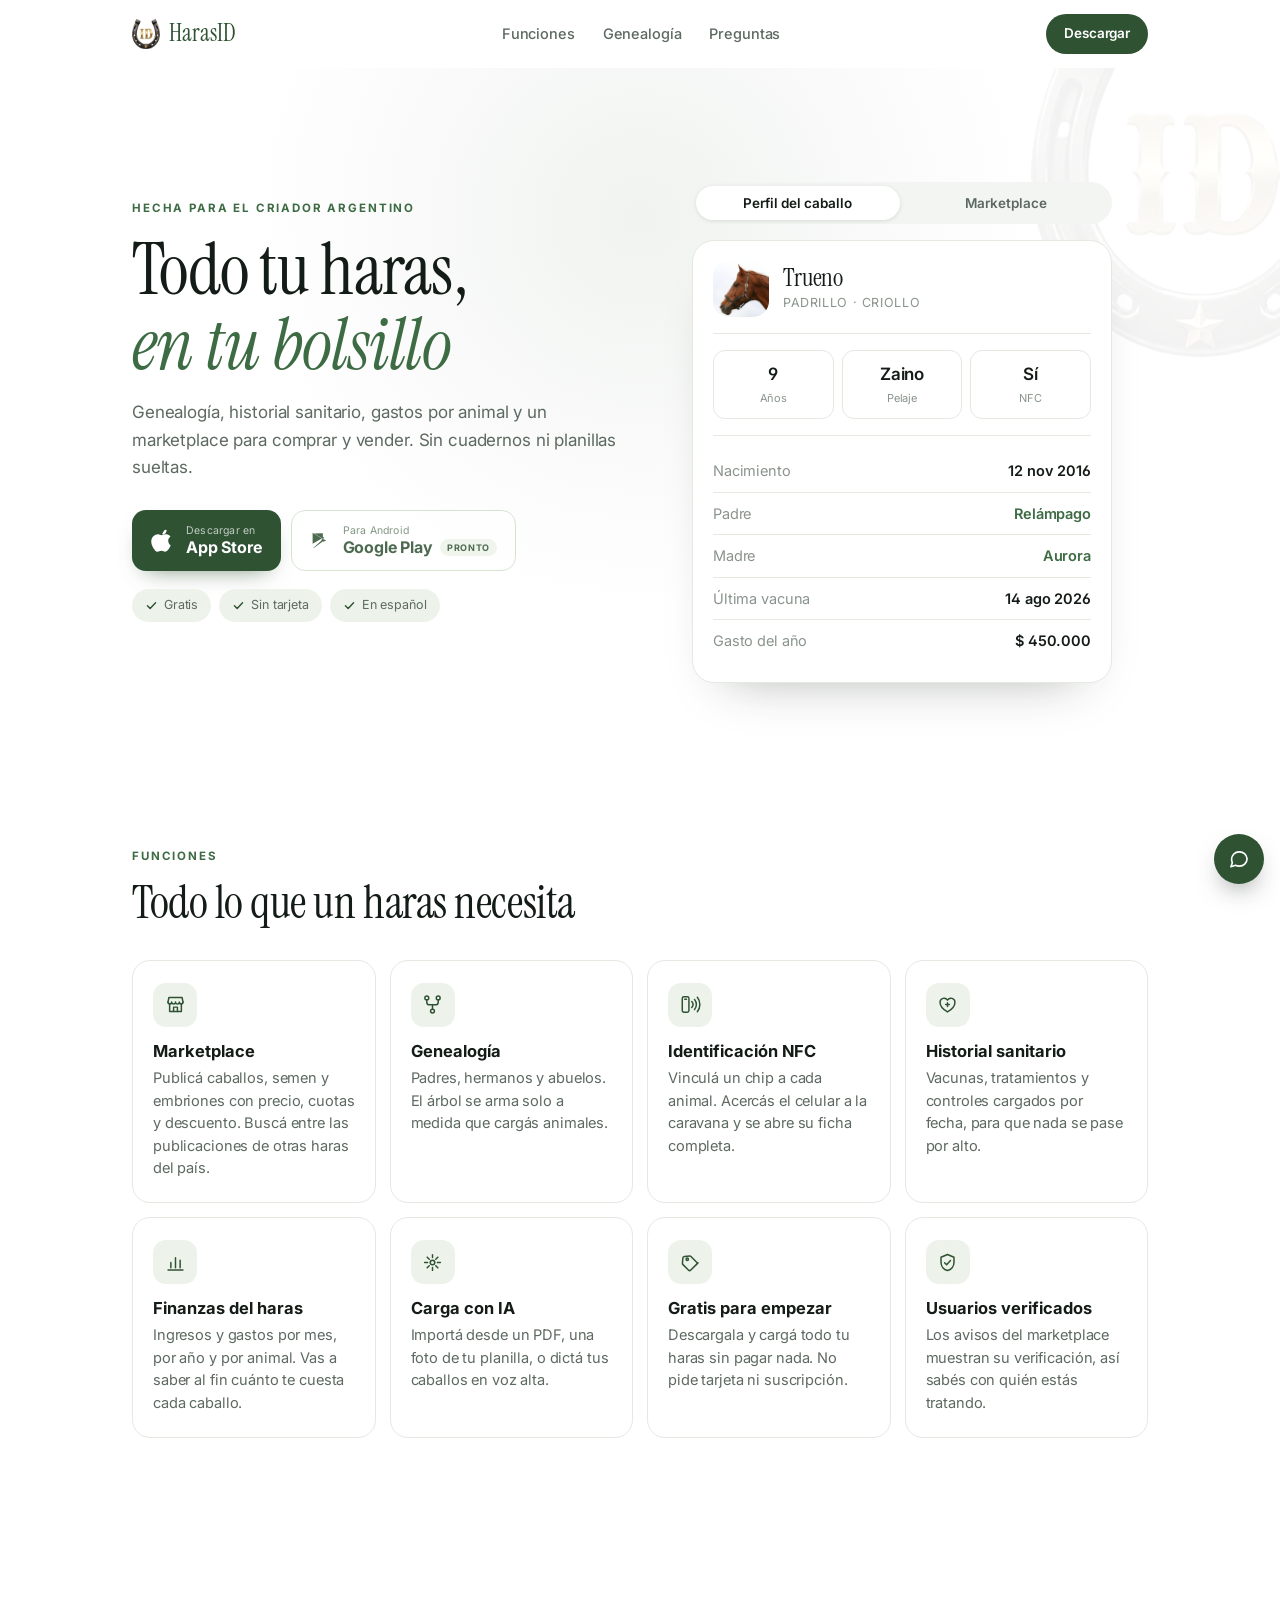
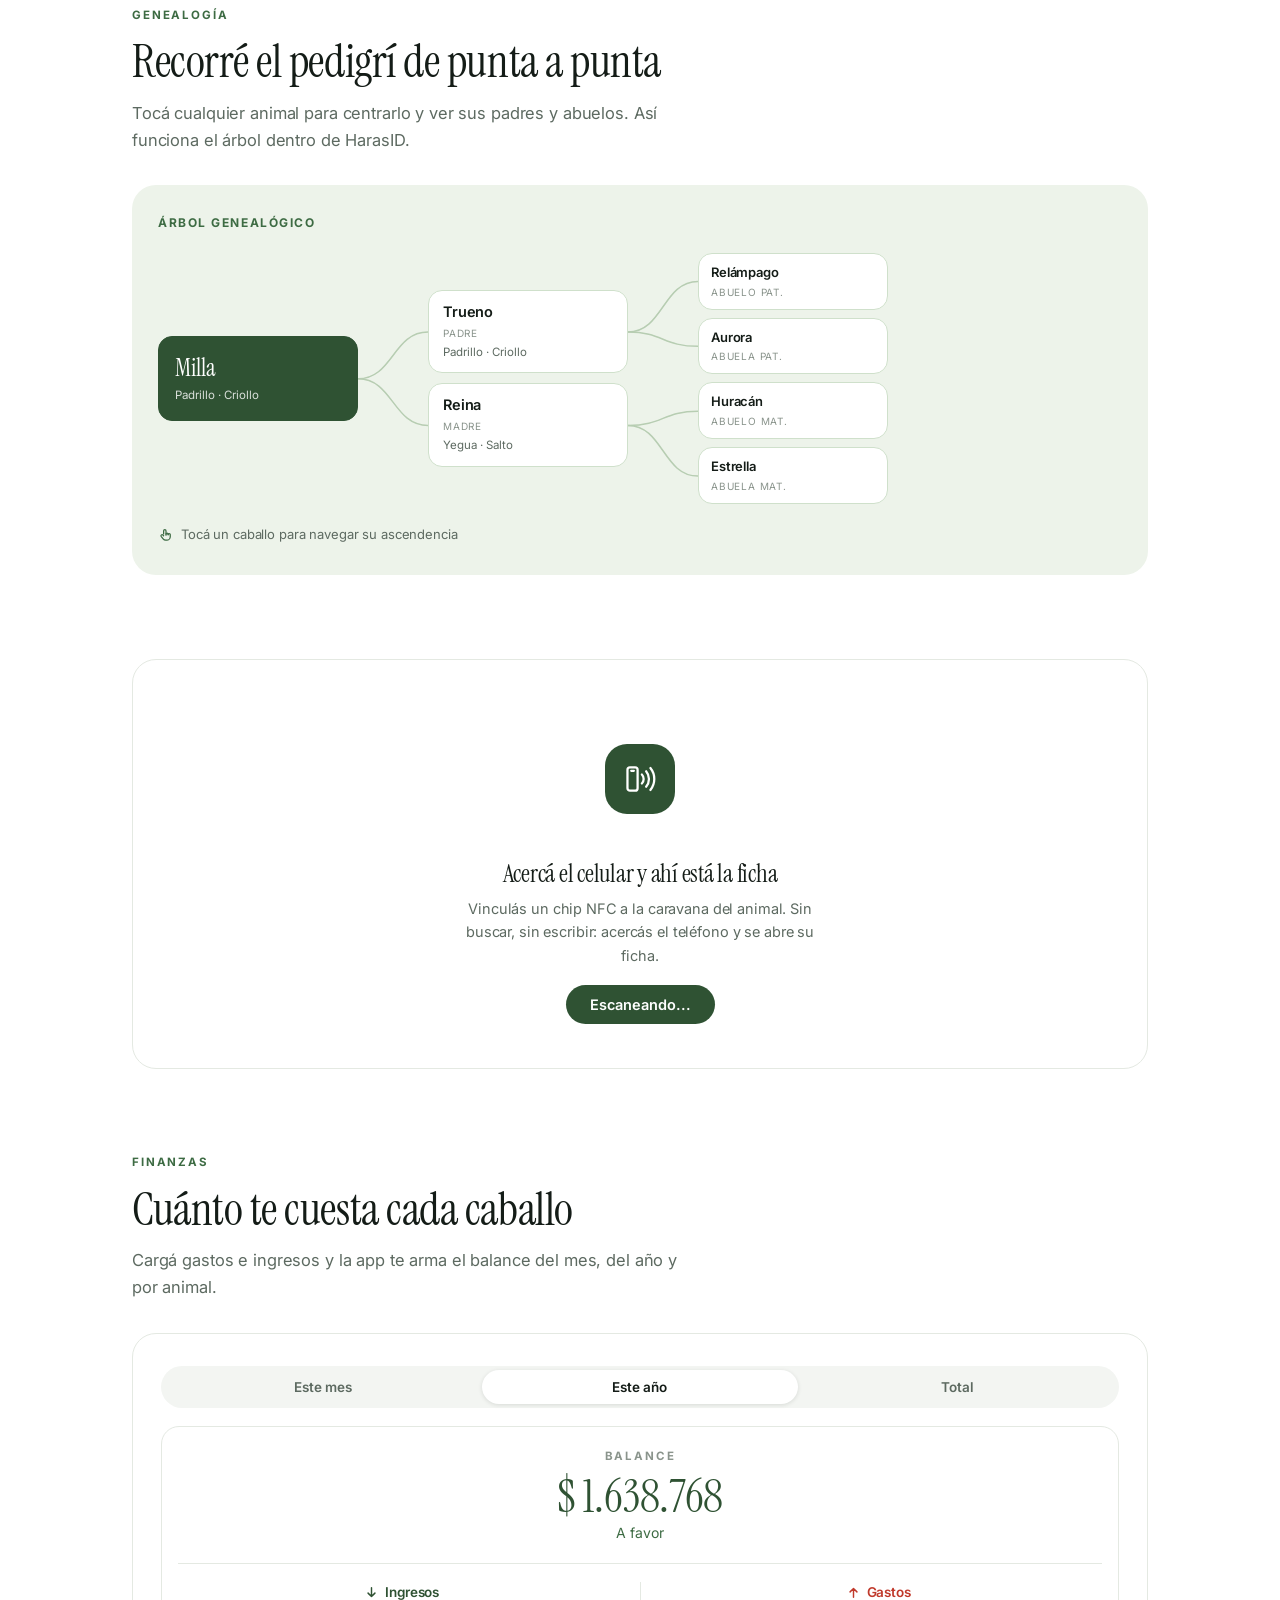
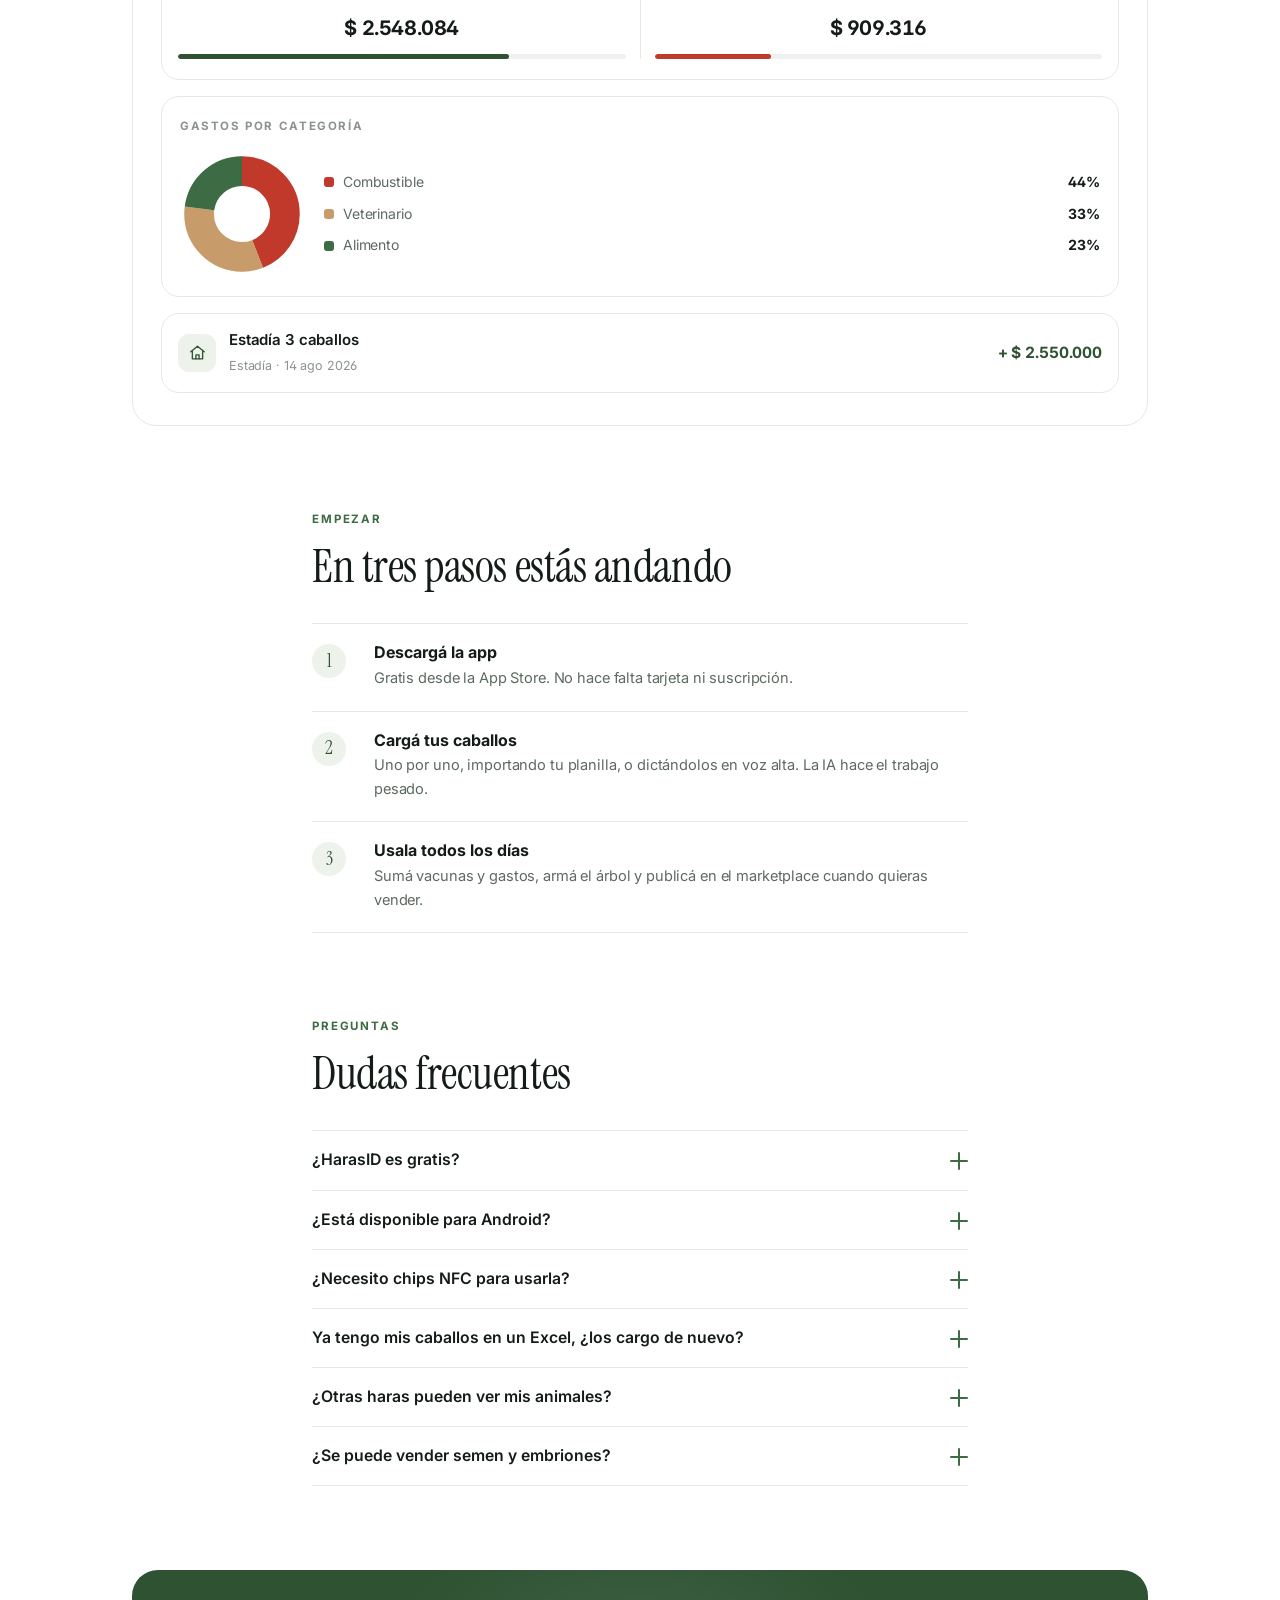
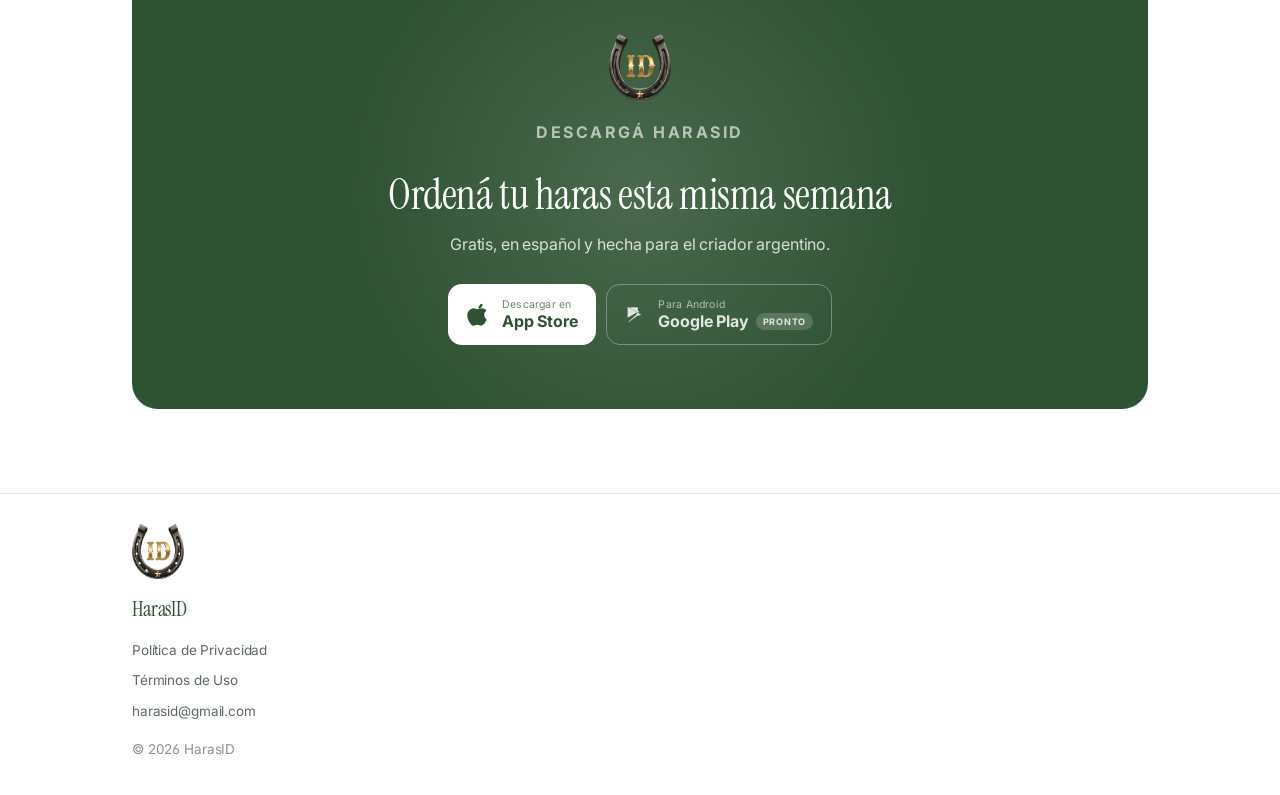
<file: index.html>
<!DOCTYPE html>
<html lang="es-AR">
<head>
  <script async src="https://www.googletagmanager.com/gtag/js?id=AW-18378746941"></script>
<script>
  window.dataLayer = window.dataLayer || [];
  function gtag(){dataLayer.push(arguments);}
  gtag('js', new Date());

  // Configuración base de tu cuenta
  gtag('config', 'AW-18378746941');

  // Fragmento de evento para "Clic a App Store"
  function gtag_report_conversion(url) {
    var callback = function () {
      if (typeof(url) != 'undefined') {
        window.location = url;
      }
    };
    gtag('event', 'conversion', {
        'send_to': 'AW-18378746941/zm0yCPu_s_IcEL3Y1btE',
        'event_callback': callback
    });
    return false;
  }
</script>
<meta charset="UTF-8">
<meta name="viewport" content="width=device-width, initial-scale=1, viewport-fit=cover">
<title>HarasID — La app para gestionar tu haras</title>
<meta name="description" content="Genealogía, historial sanitario, gastos por animal, identificación NFC y marketplace de caballos. La app hecha para el criador argentino. Gratis.">
<meta name="theme-color" content="#FFFFFF">
<meta property="og:title" content="HarasID — La app para gestionar tu haras">
<meta property="og:description" content="Genealogía, salud, gastos y marketplace de caballos, en una sola app.">

<!-- GOOGLE ADS: pegar aca la etiqueta global (gtag) y la de conversion -->

<link rel="preconnect" href="https://fonts.googleapis.com">
<link rel="preconnect" href="https://fonts.gstatic.com" crossorigin>
<link href="https://fonts.googleapis.com/css2?family=Instrument+Serif:ital@0;1&family=Inter:wght@400;500;600;700&display=swap" rel="stylesheet">

<style>
:root{
  --verde:#2F5233;
  --verde-2:#3D6B43;
  --verde-pale:#EDF3EA;
  --verde-line:#CFE0CB;
  --tinta:#18231B;
  --gris:#5D6A61;
  --gris-2:#8A948C;
  --linea:#E4E9E2;
  --oro:#C9A84C;
  --rojo:#C0392B;
  --arena:#C89B6A;
  --blanco:#FFFFFF;
  --tinta:#141C17;
  --serif:'Instrument Serif',Georgia,'Times New Roman',serif;
  --sans:'Inter',-apple-system,BlinkMacSystemFont,'Segoe UI',Roboto,sans-serif;
}
*{box-sizing:border-box;margin:0;padding:0;min-width:0;}
html{-webkit-text-size-adjust:100%;scroll-behavior:smooth;}
body{background:#FFFFFF;color:var(--tinta);font-family:var(--sans);font-size:16px;line-height:1.62;letter-spacing:-.008em;-webkit-font-smoothing:antialiased;overflow-x:hidden;}
h1,h2,h3{font-family:var(--serif);font-weight:400;line-height:1.1;letter-spacing:-.01em;}
body{font-feature-settings:"cv02","cv03","cv04";}
a{color:inherit;text-decoration:none;}
img,svg{display:block;max-width:100%;}
button{font-family:inherit;border:none;background:none;cursor:pointer;color:inherit;}
:focus-visible{outline:2px solid var(--verde);outline-offset:3px;border-radius:6px;}

.col{width:100%;max-width:1080px;margin:0 auto;padding-left:22px;padding-right:22px;}
.narrow{max-width:720px;}
.eyebrow{font-size:11.5px;font-weight:700;letter-spacing:.16em;text-transform:uppercase;color:var(--verde-2);}
.lede{color:var(--gris);font-size:16.5px;}
.sec{padding-top:64px;padding-bottom:64px;}
.head{margin-bottom:32px;}
.head h2{font-size:clamp(31px,7.6vw,46px);margin-top:12px;}
.head .lede{margin-top:13px;max-width:56ch;}

.js [data-rev]{opacity:0;transform:translateY(20px);transition:opacity .7s cubic-bezier(.22,.8,.3,1),transform .7s cubic-bezier(.22,.8,.3,1);}
.js [data-rev].on{opacity:1;transform:none;}
.js [data-rev][data-d="1"]{transition-delay:.07s}
.js [data-rev][data-d="2"]{transition-delay:.14s}
.js [data-rev][data-d="3"]{transition-delay:.21s}
@media (prefers-reduced-motion:reduce){
  html{scroll-behavior:auto}
  .js [data-rev]{opacity:1!important;transform:none!important;transition:none!important}
  .nodo--anim{opacity:1!important;transform:none!important}
  .tocame,.tocame-halo{animation:none!important}
  *{animation:none!important;transition:none!important}
}

/* ---------- botones ---------- */
.stores{display:flex;flex-direction:column;gap:10px;}
.store{display:flex;align-items:center;gap:12px;border-radius:14px;padding:13px 18px;border:1px solid transparent;transition:transform .2s,box-shadow .2s;}
.store:hover{transform:translateY(-2px);}
.store .s1{display:block;font-size:10.5px;opacity:.7;letter-spacing:.02em;line-height:1.3;}
.store .s2{display:flex;align-items:center;gap:7px;flex-wrap:wrap;font-size:16px;font-weight:700;letter-spacing:-.01em;line-height:1.25;}
.store svg{flex:none;}
.store--fill{background:var(--verde);color:#fff;box-shadow:0 10px 24px -14px rgba(47,82,51,.8);}
.store--out{background:#fff;color:var(--verde);border-color:var(--verde-line);}
.store.soon{pointer-events:none;opacity:.85;}
.soon-tag{font-size:9px;font-weight:700;letter-spacing:.08em;text-transform:uppercase;padding:3px 7px;border-radius:99px;background:var(--verde-pale);color:var(--verde);font-style:normal;}

/* ---------- header ---------- */
.hdr{position:sticky;top:0;z-index:70;background:rgba(255,255,255,.92);backdrop-filter:saturate(180%) blur(12px);transition:box-shadow .3s;}
.hdr.stuck{box-shadow:0 1px 0 var(--linea);}
.hdr-in{display:flex;align-items:center;justify-content:space-between;gap:14px;padding-top:14px;padding-bottom:14px;}
.brand{display:flex;align-items:center;gap:9px;font-family:var(--serif);font-size:24px;font-weight:400;color:var(--verde);letter-spacing:0;}
.brand-ico{width:28px;aspect-ratio:320/339;flex:none;}
.hdr-nav{display:none;gap:28px;}
.hdr-nav a{font-size:14.5px;font-weight:500;color:var(--gris);}
.hdr-nav a:hover{color:var(--verde);}
.hdr-cta{font-size:13.5px;font-weight:600;padding:9px 18px;border-radius:99px;background:var(--verde);color:#fff;white-space:nowrap;}

/* ---------- hero ---------- */
.hero{padding-top:46px;padding-bottom:56px;position:relative;overflow:hidden;}
.hero::before{content:"";position:absolute;top:-260px;left:50%;transform:translateX(-50%);width:820px;height:820px;border-radius:50%;background:radial-gradient(circle,rgba(47,82,51,.07),rgba(255,255,255,0) 68%);pointer-events:none;}
.marca{background:url("[data-uri]") center/contain no-repeat;}
.hero-marca{position:absolute;top:-70px;right:-90px;width:340px;aspect-ratio:320/339;opacity:.05;pointer-events:none;z-index:1;}
@media (max-width:899px){.hero-marca{width:230px;top:-40px;right:-70px;}}
.hero-in{position:relative;z-index:2;}
.hero h1{font-size:clamp(42px,11vw,72px);margin-top:16px;max-width:14ch;line-height:1.04;}
.hero h1 em{font-style:italic;font-weight:500;color:var(--verde-2);}
.hero .sub{color:var(--gris);font-size:17px;margin-top:16px;max-width:46ch;}
.hero .stores{margin-top:28px;max-width:330px;}
.chips{display:flex;flex-wrap:wrap;gap:8px;margin-top:18px;}
.chip{display:inline-flex;align-items:center;gap:6px;font-size:12.5px;color:var(--gris);background:var(--verde-pale);border-radius:99px;padding:6px 13px;}
.chip svg{width:13px;height:13px;flex:none;stroke:var(--verde);fill:none;stroke-width:2.6;stroke-linecap:round;stroke-linejoin:round;}

/* ficha ilustrada (dibujada, no captura) */
.ficha{margin-top:44px;border:1px solid var(--linea);border-radius:22px;padding:20px;background:#fff;box-shadow:0 26px 50px -34px rgba(24,35,27,.4);max-width:420px;}

.ficha-top{display:flex;align-items:center;gap:14px;padding-bottom:16px;border-bottom:1px solid var(--linea);}
.foto-caballo{background-image:url("[data-uri]");background-size:cover;background-position:46% 40%;background-repeat:no-repeat;}
.ficha-av{width:56px;height:56px;border-radius:16px;overflow:hidden;flex:none;}

.ficha-nm{font-family:var(--serif);font-size:25px;font-weight:400;line-height:1.1;}
.ficha-sb{font-size:12.5px;color:var(--gris-2);letter-spacing:.05em;text-transform:uppercase;margin-top:2px;}
.ficha-stats{display:grid;grid-template-columns:repeat(3,1fr);gap:8px;padding:16px 0;border-bottom:1px solid var(--linea);}
.fs{background:#FFFFFF;border:1px solid var(--linea);border-radius:12px;padding:10px 8px;text-align:center;}
.fs b{display:block;font-size:17px;font-weight:600;letter-spacing:-.02em;}
.fs span{display:block;font-size:11px;color:var(--gris-2);margin-top:2px;}
.ficha-rows{padding-top:14px;}
.fr{display:flex;justify-content:space-between;gap:14px;padding:9px 0;font-size:14.5px;border-bottom:1px solid var(--linea);}
.fr:last-child{border-bottom:none;}
.fr .k{color:var(--gris-2);}
.fr .v{font-weight:600;text-align:right;}
.fr .v.link{color:var(--verde-2);}

/* ---------- árbol interactivo ---------- */
.arbol-wrap{background:var(--verde-pale);border-radius:24px;padding:22px 0 24px;position:relative;overflow:hidden;}
.arbol-hd{padding:0 22px 16px;display:flex;align-items:center;justify-content:space-between;gap:12px;flex-wrap:wrap;}
.arbol-hd .t{font-size:12px;font-weight:700;letter-spacing:.13em;text-transform:uppercase;color:var(--verde-2);}
.btn-reset{font-size:12.5px;font-weight:600;color:var(--verde);background:#fff;border:1px solid var(--verde-line);border-radius:99px;padding:6px 14px;display:none;}
.btn-reset.show{display:inline-block;}
.arbol-scroll{overflow-x:auto;overflow-y:hidden;-webkit-overflow-scrolling:touch;padding:4px 22px 6px;}
.arbol{position:relative;display:grid;grid-template-columns:150px 46px 150px 46px 150px;align-items:center;min-width:542px;}
.arbol-svg{position:absolute;inset:0;width:100%;height:100%;pointer-events:none;overflow:visible;}
.arbol-svg path{transition:stroke-dashoffset .85s cubic-bezier(.25,.8,.35,1);}
@keyframes nodoEntra{from{opacity:0;transform:translateX(-12px) scale(.96)}to{opacity:1;transform:none}}
.nodo--anim{animation:nodoEntra .55s cubic-bezier(.22,.8,.3,1) backwards;}
.gen{display:flex;flex-direction:column;justify-content:center;gap:10px;position:relative;z-index:2;}
.gen--g2{gap:8px;}
.nodo{background:#fff;border:1px solid var(--verde-line);border-radius:14px;padding:12px 14px;text-align:left;width:100%;transition:transform .2s,box-shadow .2s,border-color .2s;}
.nodo:hover{transform:translateY(-2px);box-shadow:0 10px 22px -14px rgba(24,35,27,.5);border-color:var(--verde-2);}
.nodo .nm{display:block;font-family:var(--sans);font-size:14.5px;font-weight:600;line-height:1.3;letter-spacing:-.01em;}
.nodo .rl{display:block;font-size:10px;color:var(--gris-2);letter-spacing:.08em;text-transform:uppercase;margin-top:5px;line-height:1.3;}
.nodo .tp{display:block;font-size:11.5px;color:var(--gris);margin-top:5px;line-height:1.35;}
.nodo--foco{background:var(--verde);border-color:var(--verde);padding:17px 16px;}
.nodo--foco .nm{color:#fff;font-family:var(--serif);font-weight:400;font-size:24px;letter-spacing:0;line-height:1.15;}
.nodo--foco .rl{color:rgba(255,255,255,.65);}
.nodo--foco .tp{color:rgba(255,255,255,.82);margin-top:6px;}
.nodo--foco:hover{transform:none;box-shadow:none;}
.nodo--vacio{background:transparent;border-style:dashed;border-color:#BFD3BA;cursor:default;}
.nodo--vacio:hover{transform:none;box-shadow:none;border-color:#BFD3BA;}
.nodo--vacio .nm{font-size:12.5px;font-weight:500;color:var(--gris-2);}
.nodo--vacio .rl{margin-top:4px;}
.nodo--g2{padding:10px 12px;}
.nodo--g2 .nm{font-size:13px;font-weight:600;}
.arbol-pie{padding:14px 22px 0;font-size:13px;color:var(--gris);display:flex;align-items:center;gap:8px;}
.arbol-pie svg{width:15px;height:15px;flex:none;stroke:var(--verde-2);fill:none;stroke-width:2;stroke-linecap:round;stroke-linejoin:round;}


/* ---------- conmutador de vistas del hero ---------- */
.vistas{margin-top:44px;max-width:420px;}
.vistas-tabs{display:flex;gap:4px;background:#F3F5F2;border-radius:99px;padding:4px;margin-bottom:16px;}
.vista-tab{flex:1;border-radius:99px;padding:9px 6px;font-size:13.5px;font-weight:600;color:var(--gris);transition:background .25s,color .25s,box-shadow .25s;}
.vista-tab[aria-selected="true"]{background:#fff;color:var(--tinta);box-shadow:0 1px 4px rgba(24,35,27,.12);}
.vista-panel[hidden]{display:none;}
.vista-panel{animation:aparecer .45s cubic-bezier(.22,.8,.3,1);}
@keyframes aparecer{from{opacity:0;transform:translateY(10px)}to{opacity:1;transform:none}}

/* ---------- mockup del marketplace ---------- */
.mk{border:1px solid var(--linea);border-radius:22px;background:#fff;box-shadow:0 26px 50px -34px rgba(24,35,27,.4);overflow:hidden;}
.mk-hd{padding:20px 18px 16px;}
.mk-hd h3{font-family:var(--serif);font-weight:400;font-size:25px;line-height:1.1;}
.mk-hd p{font-size:12.5px;color:var(--gris-2);margin-top:3px;}
.mk-seg{display:flex;gap:3px;background:#F3F5F2;border-radius:99px;padding:3px;margin-top:14px;}
.mk-seg span{flex:1;text-align:center;border-radius:99px;padding:7px 4px;font-size:12px;font-weight:600;color:var(--gris-2);}
.mk-seg span.on{background:#fff;color:var(--tinta);box-shadow:0 1px 3px rgba(24,35,27,.12);}
.mk-stats{display:grid;grid-template-columns:repeat(3,1fr);gap:7px;margin-top:12px;}
.mk-stat{border:1px solid var(--linea);border-radius:12px;padding:9px 8px;display:flex;align-items:center;gap:7px;}
.mk-stat.on{border-color:var(--verde);}
.mk-stat svg{width:14px;height:14px;flex:none;stroke:var(--verde-2);fill:none;stroke-width:1.8;stroke-linecap:round;stroke-linejoin:round;}
.mk-stat b{display:block;font-size:14px;font-weight:700;line-height:1.1;}
.mk-stat i{display:block;font-style:normal;font-size:10px;color:var(--gris-2);margin-top:1px;}
.mk-buscar{display:flex;align-items:center;gap:9px;border:1px solid var(--linea);border-radius:14px;padding:10px 13px;margin-top:12px;}
.mk-buscar svg{width:15px;height:15px;flex:none;stroke:var(--arena);fill:none;stroke-width:2;stroke-linecap:round;}
.mk-buscar span{font-size:13px;color:var(--gris-2);}
.mk-body{background:var(--verde);padding:13px;}
.mk-res{font-size:11px;color:rgba(255,255,255,.62);margin-bottom:9px;}
.mk-grid{display:grid;grid-template-columns:1fr 1fr;gap:9px;}
.mk-card{background:#fff;border-radius:11px;overflow:hidden;}
.mk-foto{position:relative;height:82px;background:var(--verde-pale);}
.mk-foto img{width:100%;height:100%;object-fit:cover;object-position:50% 40%;}
.mk-badge{position:absolute;top:6px;right:6px;background:rgba(200,155,106,.95);color:#fff;font-size:7.5px;font-weight:700;letter-spacing:.08em;padding:3px 7px;border-radius:99px;}
.mk-off{position:absolute;top:6px;left:6px;background:var(--rojo);color:#fff;font-size:8px;font-weight:700;padding:3px 6px;border-radius:6px;}
.mk-info{padding:8px 9px 10px;}
.mk-tach{font-size:9.5px;color:var(--gris-2);text-decoration:line-through;}
.mk-precio{font-size:13.5px;font-weight:700;letter-spacing:-.02em;line-height:1.2;}
.mk-nombre{font-size:11.5px;font-weight:600;margin-top:2px;}
.mk-raza{font-size:9.5px;color:var(--gris-2);margin-top:1px;}
.mk-ver{display:flex;align-items:center;gap:4px;font-size:9.5px;font-weight:600;color:#2F73C4;margin-top:5px;}
.mk-ver svg{width:11px;height:11px;flex:none;fill:#2F73C4;}

.mk-seg button{flex:1;text-align:center;border-radius:99px;padding:7px 4px;font-size:12px;font-weight:600;color:var(--gris-2);transition:background .25s,color .25s,box-shadow .25s;}
.mk-seg button[aria-selected="true"]{background:#fff;color:var(--tinta);box-shadow:0 1px 3px rgba(24,35,27,.12);}
.mk-lista[hidden]{display:none;}
.mk-vacio{text-align:center;padding:34px 16px 40px;}
.mk-vacio svg{width:34px;height:34px;margin:0 auto 12px;stroke:rgba(255,255,255,.45);fill:none;stroke-width:1.5;}
.mk-vacio b{display:block;font-family:var(--serif);font-weight:400;font-size:17px;color:#fff;}
.mk-vacio span{display:block;font-size:12px;color:rgba(255,255,255,.55);margin-top:5px;}
.mk-foto--vial{display:flex;align-items:center;justify-content:center;background:#EDEFEA;}
.mk-foto--vial svg{width:30px;height:30px;stroke:#A9B7A5;fill:none;stroke-width:1.5;stroke-linecap:round;stroke-linejoin:round;}
.mk-tipo{font-size:8.5px;font-weight:700;letter-spacing:.1em;color:var(--verde-2);margin-bottom:2px;}

/* barra de progreso de lectura */
.progreso{position:absolute;left:0;bottom:0;height:2px;width:100%;background:transparent;}
.progreso i{display:block;height:100%;width:0;background:var(--verde);transition:width .12s linear;}

/* ---------- pista tactil: saltito cada 5s hasta que lo tocan ---------- */
@keyframes saltito{
  0%,84%,100%{transform:translateY(0)}
  88%{transform:translateY(-5px)}
  92%{transform:translateY(0)}
  95%{transform:translateY(-2px)}
  98%{transform:translateY(0)}
}
@keyframes halo{
  0%,84%,100%{box-shadow:0 0 0 0 rgba(47,82,51,0)}
  90%{box-shadow:0 0 0 6px rgba(47,82,51,.13)}
  100%{box-shadow:0 0 0 0 rgba(47,82,51,0)}
}
.tocame{animation:saltito 5s ease-in-out infinite;}
.tocame-halo{animation:halo 5s ease-in-out infinite;}
.tocame:hover,.tocame-halo:hover{animation:none;}

/* ---------- funciones ---------- */
.fn{display:grid;gap:12px;}
.fcard{border:1px solid var(--linea);border-radius:18px;padding:22px 20px;transition:border-color .25s,box-shadow .25s,transform .25s;}
.fcard:hover{border-color:var(--verde-line);box-shadow:0 16px 34px -26px rgba(24,35,27,.45);transform:translateY(-3px);}
.fic{width:44px;height:44px;border-radius:13px;background:var(--verde-pale);display:flex;align-items:center;justify-content:center;margin-bottom:15px;}
.fic svg{width:21px;height:21px;stroke:var(--verde);fill:none;stroke-width:1.7;stroke-linecap:round;stroke-linejoin:round;}
.fcard h3{font-family:var(--sans);font-weight:700;font-size:16.5px;letter-spacing:0;margin-bottom:7px;}
.fcard p{font-size:14.6px;color:var(--gris);line-height:1.55;}

/* ---------- NFC demo ---------- */
.nfc{border:1px solid var(--linea);border-radius:24px;padding:28px 22px;text-align:center;}
.nfc-stage{position:relative;height:150px;display:flex;align-items:center;justify-content:center;margin-bottom:6px;}
.nfc-ring{position:absolute;width:64px;height:64px;border-radius:50%;border:2px solid var(--verde-2);opacity:0;}
.nfc.run .nfc-ring{animation:ripple 1.5s ease-out infinite;}
.nfc.run .nfc-ring:nth-child(2){animation-delay:.35s;}
.nfc.run .nfc-ring:nth-child(3){animation-delay:.7s;}
@keyframes ripple{0%{transform:scale(.6);opacity:.75}100%{transform:scale(3);opacity:0}}
.nfc-chip{position:relative;z-index:2;width:70px;height:70px;border-radius:22px;background:var(--verde);display:flex;align-items:center;justify-content:center;transition:transform .4s;}
.nfc.done .nfc-chip{transform:scale(.82);}
.nfc-chip svg{width:32px;height:32px;stroke:#fff;fill:none;stroke-width:1.7;stroke-linecap:round;stroke-linejoin:round;}
.nfc-card{position:absolute;left:50%;top:50%;transform:translate(-50%,-40%) scale(.94);width:min(300px,100%);background:#fff;border:1px solid var(--verde-line);border-radius:16px;padding:14px;text-align:left;opacity:0;pointer-events:none;transition:opacity .45s ease,transform .45s cubic-bezier(.22,.8,.3,1);box-shadow:0 20px 40px -24px rgba(24,35,27,.5);z-index:3;}
.nfc.done .nfc-card{opacity:1;transform:translate(-50%,-50%) scale(1);}
.nfc-card .r1{display:flex;align-items:center;gap:11px;margin-bottom:10px;}
.nfc-card .av{width:40px;height:40px;border-radius:12px;overflow:hidden;flex:none;}
.nfc-card .nm{font-family:var(--serif);font-size:19px;font-weight:400;line-height:1.15;}
.nfc-card .sb{font-size:11px;color:var(--gris-2);letter-spacing:.05em;text-transform:uppercase;}
.nfc-card .rows{display:grid;gap:6px;}
.nfc-card .rw{display:flex;justify-content:space-between;font-size:12.5px;}
.nfc-card .rw span:first-child{color:var(--gris-2);}
.nfc-card .rw span:last-child{font-weight:600;}
.nfc h3{font-size:25px;margin-bottom:9px;}
.nfc p{font-size:14.5px;color:var(--gris);max-width:40ch;margin:0 auto 18px;}
.btn-nfc{background:var(--verde);color:#fff;border-radius:99px;padding:11px 24px;font-size:14.5px;font-weight:600;transition:background .2s;}
.btn-nfc:hover{background:var(--verde-2);}

/* ---------- finanzas ---------- */
.fin{border:1px solid var(--linea);border-radius:24px;padding:20px;}
.fin-tabs{display:flex;background:#F3F5F2;border-radius:99px;padding:4px;gap:2px;margin-bottom:18px;}
.fin-tab{flex:1;border-radius:99px;padding:9px 6px;font-size:13.5px;font-weight:600;color:var(--gris);transition:background .25s,color .25s,box-shadow .25s;}
.fin-tab[aria-selected="true"]{background:#fff;color:var(--tinta);box-shadow:0 1px 4px rgba(24,35,27,.12);}
.fin-bal{text-align:center;border:1px solid var(--linea);border-radius:18px;padding:20px 16px;}
.fin-bal .k{font-size:11.5px;font-weight:700;letter-spacing:.16em;text-transform:uppercase;color:var(--gris-2);}
.fin-bal b{display:block;font-family:var(--serif);font-size:clamp(34px,9vw,46px);font-weight:400;color:var(--verde);line-height:1.05;margin-top:6px;font-variant-numeric:tabular-nums;}
.fin-bal .st{font-size:14px;color:var(--verde-2);margin-top:2px;}
.fin-split{display:grid;grid-template-columns:1fr 1px 1fr;gap:14px;margin-top:18px;padding-top:18px;border-top:1px solid var(--linea);}
.fin-div{background:var(--linea);}
.fin-half{text-align:center;}
.fin-half .lbl{display:inline-flex;align-items:center;gap:6px;font-size:13.5px;font-weight:600;}
.fin-half .lbl svg{width:15px;height:15px;fill:none;stroke-width:2.3;stroke-linecap:round;stroke-linejoin:round;}
.fin-half.in .lbl{color:var(--verde);} .fin-half.in .lbl svg{stroke:var(--verde);}
.fin-half.out .lbl{color:var(--rojo);} .fin-half.out .lbl svg{stroke:var(--rojo);}
.fin-half .num{font-size:20px;font-weight:700;margin-top:4px;font-variant-numeric:tabular-nums;letter-spacing:-.02em;}
.fin-half .mini{height:5px;border-radius:99px;background:#EFF1EE;margin-top:10px;overflow:hidden;}
.fin-half .mini i{display:block;height:100%;width:0;border-radius:99px;transition:width 1.1s cubic-bezier(.22,.8,.3,1);}
.fin-half.in .mini i{background:var(--verde);} .fin-half.out .mini i{background:var(--rojo);}
.fin-cat{margin-top:16px;border:1px solid var(--linea);border-radius:18px;padding:20px 18px;}
.fin-cat .t{font-size:11.5px;font-weight:700;letter-spacing:.14em;text-transform:uppercase;color:var(--gris-2);margin-bottom:16px;}
.fin-donut{display:flex;align-items:center;gap:20px;flex-wrap:wrap;}
.donut{width:124px;height:124px;flex:none;transform:rotate(-90deg);}
.donut circle{fill:none;stroke-width:11;stroke-linecap:butt;transition:stroke-dashoffset 1.1s cubic-bezier(.22,.8,.3,1);}
.fin-leg{flex:1;min-width:150px;display:grid;gap:9px;}
.fin-leg .lg{display:flex;align-items:center;gap:9px;font-size:14px;}
.fin-leg .dot{width:10px;height:10px;border-radius:3px;flex:none;}
.fin-leg .nm{flex:1;color:var(--gris);}
.fin-leg .pc{font-weight:700;font-variant-numeric:tabular-nums;}
.fin-mov{margin-top:16px;border:1px solid var(--linea);border-radius:18px;padding:14px 16px;display:flex;align-items:center;gap:13px;}
.fin-mov .ic{width:38px;height:38px;border-radius:11px;background:var(--verde-pale);display:flex;align-items:center;justify-content:center;flex:none;}
.fin-mov .ic svg{width:19px;height:19px;stroke:var(--verde);fill:none;stroke-width:1.7;stroke-linecap:round;stroke-linejoin:round;}
.fin-mov .tx{flex:1;min-width:0;}
.fin-mov .tx b{display:block;font-size:15px;font-weight:600;}
.fin-mov .tx span{font-size:12.5px;color:var(--gris-2);}
.fin-mov .amt{font-size:15.5px;font-weight:700;color:var(--verde);white-space:nowrap;font-variant-numeric:tabular-nums;}
/* ---------- pasos ---------- */
.paso{display:grid;grid-template-columns:36px 1fr;gap:15px;padding:20px 0;border-top:1px solid var(--linea);}
.paso:last-child{border-bottom:1px solid var(--linea);}
.pn{width:34px;height:34px;border-radius:50%;background:var(--verde-pale);color:var(--verde);font-family:var(--serif);font-size:19px;font-weight:400;display:flex;align-items:center;justify-content:center;}
.paso h3{font-family:var(--sans);font-weight:700;font-size:16px;letter-spacing:0;margin-bottom:5px;}
.paso p{font-size:14.6px;color:var(--gris);}


/* ---------- faq ---------- */
.q{border-top:1px solid var(--linea);}
.q:last-child{border-bottom:1px solid var(--linea);}
.q button{width:100%;display:flex;align-items:flex-start;justify-content:space-between;gap:14px;padding:18px 0;text-align:left;font-size:15.8px;font-weight:600;line-height:1.4;}
.q .ic{width:18px;height:18px;flex:none;margin-top:3px;position:relative;}
.q .ic::before,.q .ic::after{content:"";position:absolute;background:var(--verde-2);border-radius:2px;transition:transform .3s,opacity .3s;}
.q .ic::before{left:0;top:8px;width:18px;height:2px;}
.q .ic::after{left:8px;top:0;width:2px;height:18px;}
.q.open .ic::after{transform:rotate(90deg);opacity:0;}
.q .a{max-height:0;overflow:hidden;transition:max-height .35s cubic-bezier(.4,0,.2,1);}
.q .a p{padding-bottom:18px;font-size:14.8px;color:var(--gris);}

/* ---------- cta ---------- */
.cta-box{background:var(--verde);border-radius:26px;padding:46px 24px;text-align:center;position:relative;overflow:hidden;}
.cta-box::before{content:"";position:absolute;top:50%;left:50%;transform:translate(-50%,-50%);width:640px;height:640px;border-radius:50%;background:radial-gradient(circle,rgba(255,255,255,.13),rgba(47,82,51,0) 66%);}
.cta-box > *{position:relative;z-index:2;}
.cta-logo{width:62px;aspect-ratio:320/339;margin:0 auto 20px;}
.cta-box .eyebrow{color:rgba(255,255,255,.62);}
.cta-box h2{color:#fff;font-size:clamp(30px,7.4vw,42px);margin-top:12px;}
.cta-box p{color:rgba(255,255,255,.8);margin-top:14px;margin-bottom:26px;font-size:16px;}
.cta-box .stores{max-width:330px;margin:0 auto;text-align:left;}
.cta-box .store--fill{background:#fff;color:var(--verde);box-shadow:none;}
.cta-box .store--out{background:transparent;color:#fff;border-color:rgba(255,255,255,.38);}
.cta-box .soon-tag{background:rgba(255,255,255,.2);color:#fff;}

/* ---------- footer ---------- */
footer{border-top:1px solid var(--linea);padding-top:30px;padding-bottom:34px;font-size:13.5px;color:var(--gris-2);}
.ft-logo{width:52px;aspect-ratio:320/339;margin-bottom:12px;}
.ft-brand{font-family:var(--serif);font-size:21px;font-weight:400;color:var(--verde);}
.ft-links{display:flex;flex-direction:column;gap:9px;margin-top:14px;margin-bottom:16px;}
.ft-links a{color:var(--gris);}
.ft-links a:hover{color:var(--verde);}

/* ---------- sugerencias ---------- */
.sug{position:fixed;right:16px;bottom:16px;z-index:90;}
.sug-btn{width:50px;height:50px;border-radius:50%;background:var(--verde);display:flex;align-items:center;justify-content:center;box-shadow:0 12px 26px -10px rgba(24,35,27,.55);}
.sug-btn svg{width:22px;height:22px;stroke:#fff;fill:none;stroke-width:1.8;stroke-linecap:round;stroke-linejoin:round;}
.sug-panel{position:absolute;right:0;bottom:60px;width:min(300px,calc(100vw - 32px));background:#fff;border:1px solid var(--linea);border-radius:18px;padding:18px;box-shadow:0 24px 54px -18px rgba(24,35,27,.35);}
.sug-panel h4{font-family:var(--serif);font-size:20px;font-weight:400;margin-bottom:5px;}
.sug-panel p{font-size:13px;color:var(--gris);margin-bottom:12px;}
.sug-panel textarea{width:100%;min-height:84px;border:1px solid var(--linea);border-radius:12px;padding:10px;font-family:var(--sans);font-size:14px;resize:vertical;color:var(--tinta);}
.sug-panel textarea:focus{border-color:var(--verde);outline:none;}
.sug-err{font-size:12.5px;color:#B23B3B;margin-top:7px;display:none;}
.sug-send{width:100%;margin-top:10px;background:var(--verde);color:#fff;border-radius:99px;padding:11px;font-size:14.5px;font-weight:600;}

/* ---------- responsive ---------- */
@media (min-width:700px){
  .sec{padding-top:84px;padding-bottom:84px;}
  .col{padding-left:32px;padding-right:32px;}
  .fn{grid-template-columns:repeat(2,1fr);gap:14px;}
  .stores{flex-direction:row;}
  .hero .stores{max-width:none;}
  .cta-box .stores{max-width:520px;justify-content:center;}
  .cta-box{padding:64px 40px;}
  .fin-bars{height:170px;}
  .paso{grid-template-columns:44px 1fr;gap:18px;}
}
@media (min-width:900px){
  .hdr-nav{display:flex;}
  .hero{padding-top:70px;padding-bottom:80px;}
  .hero-in{display:grid;grid-template-columns:1.05fr .95fr;gap:56px;align-items:center;}
  .ficha{margin-top:0;justify-self:end;}
  .fn{grid-template-columns:repeat(4,1fr);}
  .arbol{grid-template-columns:200px 70px 200px 70px 190px;min-width:0;}
  .arbol-scroll{overflow-x:visible;padding-left:26px;padding-right:26px;}
  .arbol-wrap{padding:28px 0 30px;}
  .arbol-hd,.arbol-pie{padding-left:26px;padding-right:26px;}
  .nfc{padding:44px 32px;}
  .fin{padding:32px 28px;}
}
</style>
</head>
<body>
<script>document.documentElement.classList.add('js');</script>

<svg style="position:absolute;width:0;height:0" aria-hidden="true"><defs>
<symbol id="i-check" viewBox="0 0 24 24"><path d="M4.5 12.6l5 5L19.5 6.8"/></symbol>
<symbol id="i-store" viewBox="0 0 24 24"><path d="M3.4 9.2 4.5 4h15l1.1 5.2"/><path d="M3.4 9.2a2.1 2.1 0 0 0 4.2 0 2.1 2.1 0 0 0 4.4 0 2.1 2.1 0 0 0 4.4 0 2.1 2.1 0 0 0 4.2 0"/><path d="M5.3 11.1V20h13.4v-8.9"/><path d="M9.8 20v-5h4.4v5"/></symbol>
<symbol id="i-tree" viewBox="0 0 24 24"><circle cx="5.5" cy="4.5" r="2.2"/><circle cx="18.5" cy="4.5" r="2.2"/><circle cx="12" cy="19.5" r="2.2"/><path d="M5.5 6.7v2.6a3 3 0 0 0 3 3h7a3 3 0 0 0 3-3V6.7"/><path d="M12 12.3v5"/></symbol>
<symbol id="i-nfc" viewBox="0 0 24 24"><rect x="2.6" y="3.2" width="7.6" height="17.6" rx="1.9"/><path d="M5.4 5.9h2"/><path d="M13.4 8.6a5 5 0 0 1 0 6.8"/><path d="M16.6 6.2a9 9 0 0 1 0 11.6"/><path d="M19.8 3.8a13 13 0 0 1 0 16.4"/></symbol>
<symbol id="i-heart" viewBox="0 0 24 24"><path d="M12 20.5S3.5 15.4 3.5 9.6A4.6 4.6 0 0 1 12 7a4.6 4.6 0 0 1 8.5 2.6c0 5.8-8.5 10.9-8.5 10.9z"/><path d="M12 10v4.2M9.9 12.1h4.2"/></symbol>
<symbol id="i-chart" viewBox="0 0 24 24"><path d="M3.5 20.5h17"/><path d="M6.7 18V12M12 18V6.5M17.3 18v-8.5"/></symbol>
<symbol id="i-gratis" viewBox="0 0 24 24"><path d="M20.6 12.4 12.4 20.6a2 2 0 0 1-2.8 0l-6.2-6.2a2 2 0 0 1-.58-1.55l.42-5.9A2 2 0 0 1 5.1 5.06l5.9-.42a2 2 0 0 1 1.55.58l6.2 6.2a2 2 0 0 1 0 2.98z"/><circle cx="8.3" cy="8.3" r="1.35"/></symbol>
<symbol id="i-escudo" viewBox="0 0 24 24"><path d="M12 2.8 4.6 6v6.1c0 4.4 3.1 8.1 7.4 9.1 4.3-1 7.4-4.7 7.4-9.1V6z"/><path d="M8.7 12.2 11 14.5l4.4-4.7"/></symbol>
<symbol id="i-spark" viewBox="0 0 24 24"><path d="M12 3v3.4M12 17.6V21M3 12h3.4M17.6 12H21M5.9 5.9l2.4 2.4M15.7 15.7l2.4 2.4M18.1 5.9l-2.4 2.4M8.3 15.7l-2.4 2.4"/><circle cx="12" cy="12" r="2.6"/></symbol>
<symbol id="i-tap" viewBox="0 0 24 24"><path d="M9 11V6.2a1.9 1.9 0 0 1 3.8 0V13"/><path d="M12.8 11.4a1.7 1.7 0 0 1 3.4 0v1"/><path d="M16.2 12.1a1.7 1.7 0 0 1 3.4 0v3.4a5.6 5.6 0 0 1-5.6 5.6h-1.5a5.4 5.4 0 0 1-4.3-2.1L5 14.9a1.8 1.8 0 0 1 2.8-2.2L9 14"/></symbol>
<symbol id="i-chat" viewBox="0 0 24 24"><path d="M20.8 11.6a8.2 8.2 0 0 1-8.8 8.2 8.4 8.4 0 0 1-3.7-.9L3.2 20.4l1.5-4.4a8.2 8.2 0 0 1-.8-3.6 8.2 8.2 0 0 1 8.3-8.2 8.2 8.2 0 0 1 8.6 7.4z"/></symbol>
<symbol id="i-close" viewBox="0 0 24 24"><path d="M6 6l12 12M18 6L6 18"/></symbol>
</defs></svg>

<header class="hdr" id="hdr">
  <div class="col hdr-in">
    <a class="brand" href="#top"><span class="brand-ico marca" aria-hidden="true"></span>HarasID</a>
    <nav class="hdr-nav">
      <a href="#funciones">Funciones</a>
      <a href="#genealogia">Genealogía</a>
      <a href="#faq">Preguntas</a>
    </nav>
    <a class="hdr-cta" data-store="ios" href="https://apps.apple.com/ar/app/harasid/id6783467588" target="_blank" rel="noopener">Descargar</a>
  </div>
  <div class="progreso" aria-hidden="true"><i id="progreso"></i></div>
</header>

<main id="top">

<section class="hero">
  <div class="hero-marca marca" aria-hidden="true"></div>
  <div class="col hero-in">
    <div>
      <p class="eyebrow" data-rev>Hecha para el criador argentino</p>
      <h1 data-rev data-d="1">Todo tu haras,<br><em>en tu bolsillo</em></h1>
      <p class="sub" data-rev data-d="2">Genealogía, historial sanitario, gastos por animal y un marketplace para comprar y vender. Sin cuadernos ni planillas sueltas.</p>
      <div class="stores" id="descargar" data-rev data-d="3">
        <a class="store store--fill" data-store="ios" href="https://apps.apple.com/ar/app/harasid/id6783467588" target="_blank" rel="noopener">
          <svg width="23" height="23" viewBox="0 0 24 24" fill="currentColor" aria-hidden="true"><path d="M16.365 1.43c0 1.14-.462 2.166-1.213 2.928-.844.86-2.233 1.523-3.29 1.437-.135-1.093.408-2.245 1.19-3.006C13.87.995 15.36.27 16.365 1.43zM20.5 17.2c-.55 1.26-.82 1.82-1.53 2.94-.99 1.55-2.39 3.48-4.13 3.5-1.54.02-1.93-.99-4.02-.98-2.08.01-2.52.99-4.06.97-1.74-.02-3.06-1.76-4.05-3.31C.14 16.51-.85 11.4 1.98 8.13c1.34-1.55 3.33-2.51 5.23-2.53 1.65-.02 2.9.99 3.97 1.02 1.06-.03 2.65-1.24 4.68-1.06.8.03 3.05.32 4.5 2.44-3.5 2.05-2.94 6.79.14 9.2z"/></svg>
          <span><span class="s1">Descargar en</span><span class="s2">App Store</span></span>
        </a>
        <a class="store store--out soon" href="#" aria-disabled="true">
          <svg width="21" height="21" viewBox="0 0 24 24" fill="currentColor" aria-hidden="true"><path d="M3 3l10.94 6.32L3 15.63V3zm12.24 7.43L18.6 12l-3.36 1.57-2.5-2.14 2.5-2zM3.9 20.24L14.2 11l1.56 1.34-11.4 8.35c-.15.1-.32.05-.46-.05zm10.8-16.66L4.4 3.87 4 4l10.7 6.19 1.6-1.38-1.6-1.23z"/></svg>
          <span><span class="s1">Para Android</span><span class="s2">Google Play <em class="soon-tag">Pronto</em></span></span>
        </a>
      </div>
      <div class="chips" data-rev data-d="3">
        <span class="chip"><svg><use href="#i-check"/></svg>Gratis</span>
        <span class="chip"><svg><use href="#i-check"/></svg>Sin tarjeta</span>
        <span class="chip"><svg><use href="#i-check"/></svg>En español</span>
      </div>
    </div>

    <div class="vistas" data-rev data-d="2">
      <div class="vistas-tabs" role="tablist" aria-label="Vistas de la app">
        <button class="vista-tab" type="button" role="tab" aria-selected="true" data-vista="Perfil">Perfil del caballo</button>
        <button class="vista-tab" type="button" role="tab" aria-selected="false" data-vista="Market">Marketplace</button>
      </div>

      <div class="ficha vista-panel" id="vistaPerfil" role="tabpanel" aria-label="Perfil del caballo">
        <div class="ficha-top">
          <div class="ficha-av foto-caballo" role="img" aria-label="Foto de Trueno"></div>
          <div>
            <div class="ficha-nm">Trueno</div>
            <div class="ficha-sb">Padrillo · Criollo</div>
          </div>
        </div>
        <div class="ficha-stats">
          <div class="fs"><b>9</b><span>Años</span></div>
          <div class="fs"><b>Zaino</b><span>Pelaje</span></div>
          <div class="fs"><b>Sí</b><span>NFC</span></div>
        </div>
        <div class="ficha-rows">
          <div class="fr"><span class="k">Nacimiento</span><span class="v">12 nov 2016</span></div>
          <div class="fr"><span class="k">Padre</span><span class="v link">Relámpago</span></div>
          <div class="fr"><span class="k">Madre</span><span class="v link">Aurora</span></div>
          <div class="fr"><span class="k">Última vacuna</span><span class="v">14 ago 2026</span></div>
          <div class="fr"><span class="k">Gasto del año</span><span class="v">$ 450.000</span></div>
        </div>
      </div>

      <div class="mk vista-panel" id="vistaMarket" role="tabpanel" aria-label="Marketplace" hidden>
        <div class="mk-hd">
          <h3>Marketplace</h3>
          <p>Comprá y vendé caballos, semen y embriones</p>
          <div class="mk-seg" role="tablist" aria-label="Tipo de publicación">
            <button type="button" role="tab" aria-selected="true" data-mk="Caballos">Caballos</button>
            <button type="button" role="tab" aria-selected="false" data-mk="Semen">Semen</button>
            <button type="button" role="tab" aria-selected="false" data-mk="Embriones">Embriones</button>
          </div>
          <div class="mk-stats">
            <div class="mk-stat on"><svg viewBox="0 0 24 24"><path d="M3.5 12.5V4.5h8l8.5 8.5-8 8-8.5-8.5z"/><circle cx="8" cy="9" r="1.2"/></svg><span><b data-num="87">87</b><i>Publicados</i></span></div>
            <div class="mk-stat"><svg viewBox="0 0 24 24"><circle cx="12" cy="8" r="3.4"/><path d="M5 20c0-3.6 3.2-5.6 7-5.6s7 2 7 5.6"/></svg><span><b data-num="4">4</b><i>Mis avisos</i></span></div>
            <div class="mk-stat"><svg viewBox="0 0 24 24"><circle cx="9" cy="8" r="2.1"/><circle cx="15" cy="8" r="2.1"/><circle cx="9" cy="14.5" r="2.1"/><circle cx="15" cy="14.5" r="2.1"/></svg><span><b data-num="2">2</b><i>Razas</i></span></div>
          </div>
          <div class="mk-buscar">
            <svg viewBox="0 0 24 24"><circle cx="10.5" cy="10.5" r="6.5"/><path d="M15.5 15.5 20 20"/></svg>
            <span>Buscar por nombre, raza o tipo...</span>
          </div>
        </div>
        <div class="mk-body">
          <div class="mk-res" id="mkRes">4 resultados</div>
          <div class="mk-lista" id="mkCaballos">
            <div class="mk-grid">
            <div class="mk-card">
              <div class="mk-foto">
                <img src="[data-uri]" alt="Potri publicado en el marketplace de HarasID" width="320" height="240" loading="lazy">
                <span class="mk-badge">TU AVISO</span>
              </div>
              <div class="mk-info">
                <div class="mk-precio">US$ 34.100</div>
                <div class="mk-nombre">Potri</div>
                <div class="mk-raza">Potrillo · Criollo</div>
                <div class="mk-ver"><svg viewBox="0 0 24 24"><path d="M12 1.8l2.5 2 3.2-.3 1 3 2.7 1.8-1.3 2.9 1.3 2.9-2.7 1.8-1 3-3.2-.3-2.5 2-2.5-2-3.2.3-1-3-2.7-1.8L4.2 11.2 2.9 8.3l2.7-1.8 1-3 3.2.3z"/><path d="M8.6 12.1l2.3 2.3 4.5-4.7" fill="none" stroke="#fff" stroke-width="2.1" stroke-linecap="round" stroke-linejoin="round"/></svg>Verificado</div>
              </div>
            </div>
            <div class="mk-card">
              <div class="mk-foto">
                <img src="[data-uri]" alt="Trueno publicado en el marketplace de HarasID" width="320" height="240" loading="lazy">
                <span class="mk-badge">TU AVISO</span>
              </div>
              <div class="mk-info">
                <div class="mk-precio">US$ 67.999</div>
                <div class="mk-nombre">Trueno</div>
                <div class="mk-raza">Padrillo · Criollo</div>
                <div class="mk-ver"><svg viewBox="0 0 24 24"><path d="M12 1.8l2.5 2 3.2-.3 1 3 2.7 1.8-1.3 2.9 1.3 2.9-2.7 1.8-1 3-3.2-.3-2.5 2-2.5-2-3.2.3-1-3-2.7-1.8L4.2 11.2 2.9 8.3l2.7-1.8 1-3 3.2.3z"/><path d="M8.6 12.1l2.3 2.3 4.5-4.7" fill="none" stroke="#fff" stroke-width="2.1" stroke-linecap="round" stroke-linejoin="round"/></svg>Verificado</div>
              </div>
            </div>
            <div class="mk-card">
              <div class="mk-foto">
                <img src="[data-uri]" alt="Reina publicado en el marketplace de HarasID" width="320" height="240" loading="lazy">
              <span class="mk-off">-5%</span>
                <span class="mk-badge">TU AVISO</span>
              </div>
              <div class="mk-info">
              <div class="mk-tach">US$ 42.000</div>
                <div class="mk-precio">US$ 39.900</div>
                <div class="mk-nombre">Reina</div>
                <div class="mk-raza">Padrillo · Salto</div>
                <div class="mk-ver"><svg viewBox="0 0 24 24"><path d="M12 1.8l2.5 2 3.2-.3 1 3 2.7 1.8-1.3 2.9 1.3 2.9-2.7 1.8-1 3-3.2-.3-2.5 2-2.5-2-3.2.3-1-3-2.7-1.8L4.2 11.2 2.9 8.3l2.7-1.8 1-3 3.2.3z"/><path d="M8.6 12.1l2.3 2.3 4.5-4.7" fill="none" stroke="#fff" stroke-width="2.1" stroke-linecap="round" stroke-linejoin="round"/></svg>Verificado</div>
              </div>
            </div>
            <div class="mk-card">
              <div class="mk-foto">
                <img src="[data-uri]" alt="Milla publicado en el marketplace de HarasID" width="320" height="240" loading="lazy">
                <span class="mk-badge">TU AVISO</span>
              </div>
              <div class="mk-info">
                <div class="mk-precio">US$ 27.450</div>
                <div class="mk-nombre">Milla</div>
                <div class="mk-raza">Padrillo · Criollo</div>
                <div class="mk-ver"><svg viewBox="0 0 24 24"><path d="M12 1.8l2.5 2 3.2-.3 1 3 2.7 1.8-1.3 2.9 1.3 2.9-2.7 1.8-1 3-3.2-.3-2.5 2-2.5-2-3.2.3-1-3-2.7-1.8L4.2 11.2 2.9 8.3l2.7-1.8 1-3 3.2.3z"/><path d="M8.6 12.1l2.3 2.3 4.5-4.7" fill="none" stroke="#fff" stroke-width="2.1" stroke-linecap="round" stroke-linejoin="round"/></svg>Verificado</div>
              </div>
            </div>
            </div>
          </div>
          <div class="mk-lista" id="mkSemen" hidden>
            <div class="mk-grid">
              <div class="mk-card">
                <div class="mk-foto mk-foto--vial"><svg viewBox="0 0 24 24"><path d="M9 2.5h6"/><path d="M10 2.5v4.2l-3 4.1V20a1.5 1.5 0 0 0 1.5 1.5h7A1.5 1.5 0 0 0 17 20v-9.2l-3-4.1V2.5"/><path d="M7.4 13.5h9.2"/></svg></div>
                <div class="mk-info">
                  <div class="mk-tipo">SEMEN</div>
                  <div class="mk-precio">US$ 1.000</div>
                  <div class="mk-nombre">Pegasus United</div>
                  <div class="mk-raza">Sangre Argentina</div>
                </div>
              </div>
              <div class="mk-card">
                <div class="mk-foto mk-foto--vial"><svg viewBox="0 0 24 24"><path d="M9 2.5h6"/><path d="M10 2.5v4.2l-3 4.1V20a1.5 1.5 0 0 0 1.5 1.5h7A1.5 1.5 0 0 0 17 20v-9.2l-3-4.1V2.5"/><path d="M7.4 13.5h9.2"/></svg></div>
                <div class="mk-info">
                  <div class="mk-tipo">SEMEN</div>
                  <div class="mk-precio">US$ 2.000</div>
                  <div class="mk-nombre">Pegasus Dillinger</div>
                  <div class="mk-raza">Sangre Argentina</div>
                </div>
              </div>
            </div>
          </div>
          <div class="mk-lista" id="mkEmbriones" hidden>
            <div class="mk-vacio">
              <svg viewBox="0 0 24 24"><circle cx="9" cy="7.5" r="2.4"/><circle cx="15" cy="7.5" r="2.4"/><circle cx="6" cy="13" r="2.4"/><circle cx="12" cy="13" r="2.4"/><circle cx="18" cy="13" r="2.4"/><circle cx="9" cy="18.5" r="2.4"/><circle cx="15" cy="18.5" r="2.4"/></svg>
              <b>No hay embriones publicados</b>
              <span>Tocá + para publicar</span>
            </div>
          </div>
        </div>
      </div>
    </div>
  </div>
</section>

<section class="sec" id="funciones">
  <div class="col">
    <div class="head" data-rev>
      <p class="eyebrow">Funciones</p>
      <h2>Todo lo que un haras necesita</h2>
    </div>
    <div class="fn">
      <article class="fcard" data-rev><div class="fic"><svg><use href="#i-store"/></svg></div><h3>Marketplace</h3><p>Publicá caballos, semen y embriones con precio, cuotas y descuento. Buscá entre las publicaciones de otras haras del país.</p></article>
      <article class="fcard" data-rev data-d="1"><div class="fic"><svg><use href="#i-tree"/></svg></div><h3>Genealogía</h3><p>Padres, hermanos y abuelos. El árbol se arma solo a medida que cargás animales.</p></article>
      <article class="fcard" data-rev data-d="2"><div class="fic"><svg><use href="#i-nfc"/></svg></div><h3>Identificación NFC</h3><p>Vinculá un chip a cada animal. Acercás el celular a la caravana y se abre su ficha completa.</p></article>
      <article class="fcard" data-rev><div class="fic"><svg><use href="#i-heart"/></svg></div><h3>Historial sanitario</h3><p>Vacunas, tratamientos y controles cargados por fecha, para que nada se pase por alto.</p></article>
      <article class="fcard" data-rev data-d="1"><div class="fic"><svg><use href="#i-chart"/></svg></div><h3>Finanzas del haras</h3><p>Ingresos y gastos por mes, por año y por animal. Vas a saber al fin cuánto te cuesta cada caballo.</p></article>
      <article class="fcard" data-rev data-d="2"><div class="fic"><svg><use href="#i-spark"/></svg></div><h3>Carga con IA</h3><p>Importá desde un PDF, una foto de tu planilla, o dictá tus caballos en voz alta.</p></article>
      <article class="fcard" data-rev><div class="fic"><svg><use href="#i-gratis"/></svg></div><h3>Gratis para empezar</h3><p>Descargala y cargá todo tu haras sin pagar nada. No pide tarjeta ni suscripción.</p></article>
      <article class="fcard" data-rev data-d="1"><div class="fic"><svg><use href="#i-escudo"/></svg></div><h3>Usuarios verificados</h3><p>Los avisos del marketplace muestran su verificación, así sabés con quién estás tratando.</p></article>
    </div>
  </div>
</section>

<section class="sec" id="genealogia">
  <div class="col">
    <div class="head" data-rev>
      <p class="eyebrow">Genealogía</p>
      <h2>Recorré el pedigrí de punta a punta</h2>
      <p class="lede">Tocá cualquier animal para centrarlo y ver sus padres y abuelos. Así funciona el árbol dentro de HarasID.</p>
    </div>

    <div class="arbol-wrap" id="cajaArbol" data-rev data-d="1">
      <div class="arbol-hd">
        <span class="t">Árbol genealógico</span>
        <button class="btn-reset" id="arbolReset" type="button">Volver a Milla</button>
      </div>
      <div class="arbol-scroll">
        <div class="arbol" id="arbol">
          <svg class="arbol-svg" id="arbolSvg" aria-hidden="true"></svg>
          <div class="gen" id="genFoco"></div>
          <div></div>
          <div class="gen" id="genPadres"></div>
          <div></div>
          <div class="gen gen--g2" id="genAbuelos"></div>
        </div>
      </div>
      <p class="arbol-pie"><svg><use href="#i-tap"/></svg>Tocá un caballo para navegar su ascendencia</p>
    </div>
  </div>
</section>

<section class="sec" style="padding-top:0">
  <div class="col">
    <div class="nfc" id="nfc" data-rev>
      <div class="nfc-stage">
        <span class="nfc-ring"></span><span class="nfc-ring"></span><span class="nfc-ring"></span>
        <div class="nfc-chip"><svg viewBox="0 0 24 24"><use href="#i-nfc"/></svg></div>
        <div class="nfc-card">
          <div class="r1">
            <div class="av foto-caballo" role="img" aria-label="Foto de Milla"></div>
            <div><div class="nm">Milla</div><div class="sb">Padrillo · Criollo</div></div>
          </div>
          <div class="rows">
            <div class="rw"><span>Nacimiento</span><span>14 ago 2015</span></div>
            <div class="rw"><span>Padre</span><span>Trueno</span></div>
            <div class="rw"><span>Vacunas</span><span>Al día</span></div>
          </div>
        </div>
      </div>
      <h3>Acercá el celular y ahí está la ficha</h3>
      <p>Vinculás un chip NFC a la caravana del animal. Sin buscar, sin escribir: acercás el teléfono y se abre su ficha.</p>
      <button class="btn-nfc" id="nfcBtn" type="button">Probar el escaneo</button>
    </div>
  </div>
</section>

<section class="sec" style="padding-top:0">
  <div class="col">
    <div class="head" data-rev>
      <p class="eyebrow">Finanzas</p>
      <h2>Cuánto te cuesta cada caballo</h2>
      <p class="lede">Cargá gastos e ingresos y la app te arma el balance del mes, del año y por animal.</p>
    </div>
    <div class="fin" id="fin" data-rev data-d="1">
      <div class="fin-tabs" role="tablist" aria-label="Período">
        <button class="fin-tab" type="button" role="tab" aria-selected="false" data-per="mes">Este mes</button>
        <button class="fin-tab" type="button" role="tab" aria-selected="true" data-per="anio">Este año</button>
        <button class="fin-tab" type="button" role="tab" aria-selected="false" data-per="total">Total</button>
      </div>

      <div class="fin-bal">
        <div class="k">Balance</div>
        <b id="finBal">$ 0</b>
        <div class="st" id="finEstado">A favor</div>
        <div class="fin-split">
          <div class="fin-half in">
            <span class="lbl"><svg viewBox="0 0 24 24"><path d="M12 4.5v14M6.5 13l5.5 5.5L17.5 13"/></svg>Ingresos</span>
            <div class="num" id="finIn">$ 0</div>
            <div class="mini"><i id="barIn"></i></div>
          </div>
          <div class="fin-div"></div>
          <div class="fin-half out">
            <span class="lbl"><svg viewBox="0 0 24 24"><path d="M12 19.5v-14M6.5 11l5.5-5.5L17.5 11"/></svg>Gastos</span>
            <div class="num" id="finOut">$ 0</div>
            <div class="mini"><i id="barOut"></i></div>
          </div>
        </div>
      </div>

      <div class="fin-cat">
        <div class="t">Gastos por categoría</div>
        <div class="fin-donut">
          <svg class="donut" id="donut" viewBox="0 0 46 46" role="img" aria-label="Distribución de gastos por categoría"></svg>
          <div class="fin-leg" id="finLeg"></div>
        </div>
      </div>

      <div class="fin-mov">
        <div class="ic"><svg viewBox="0 0 24 24"><path d="M3.5 11 12 4l8.5 7"/><path d="M5.5 10.2V20h13V10.2"/><path d="M10 20v-5h4v5"/></svg></div>
        <div class="tx"><b id="movNm">Estadía 3 caballos</b><span id="movSb">Estadía · 14 ago 2026</span></div>
        <div class="amt" id="movAmt">+ $ 0</div>
      </div>
    </div>
  </div>
</section>

<section class="sec" style="padding-top:0">
  <div class="col narrow">
    <div class="head" data-rev>
      <p class="eyebrow">Empezar</p>
      <h2>En tres pasos estás andando</h2>
    </div>
    <div class="paso" data-rev><div class="pn">1</div><div><h3>Descargá la app</h3><p>Gratis desde la App Store. No hace falta tarjeta ni suscripción.</p></div></div>
    <div class="paso" data-rev data-d="1"><div class="pn">2</div><div><h3>Cargá tus caballos</h3><p>Uno por uno, importando tu planilla, o dictándolos en voz alta. La IA hace el trabajo pesado.</p></div></div>
    <div class="paso" data-rev data-d="2"><div class="pn">3</div><div><h3>Usala todos los días</h3><p>Sumá vacunas y gastos, armá el árbol y publicá en el marketplace cuando quieras vender.</p></div></div>
  </div>
</section>


<section class="sec" style="padding-top:0" id="faq">
  <div class="col narrow">
    <div class="head" data-rev>
      <p class="eyebrow">Preguntas</p>
      <h2>Dudas frecuentes</h2>
    </div>
    <div data-rev>
      <div class="q"><button type="button" aria-expanded="false"><span>¿HarasID es gratis?</span><span class="ic"></span></button><div class="a"><p>Sí. Podés descargarla y usarla sin pagar nada ni cargar una tarjeta.</p></div></div>
      <div class="q"><button type="button" aria-expanded="false"><span>¿Está disponible para Android?</span><span class="ic"></span></button><div class="a"><p>Por ahora está publicada para iPhone en la App Store. La versión de Android está en desarrollo y va a salir en Google Play.</p></div></div>
      <div class="q"><button type="button" aria-expanded="false"><span>¿Necesito chips NFC para usarla?</span><span class="ic"></span></button><div class="a"><p>No. El NFC es opcional: si vinculás un chip podés abrir la ficha acercando el celular, pero la app funciona igual sin eso.</p></div></div>
      <div class="q"><button type="button" aria-expanded="false"><span>Ya tengo mis caballos en un Excel, ¿los cargo de nuevo?</span><span class="ic"></span></button><div class="a"><p>No hace falta. Importás el archivo (PDF, Excel o una foto de la planilla) y la IA arma las fichas.</p></div></div>
      <div class="q"><button type="button" aria-expanded="false"><span>¿Otras haras pueden ver mis animales?</span><span class="ic"></span></button><div class="a"><p>Solo si vos lo decidís. Podés tener el haras privado, o público y ocultar caballos puntuales uno por uno.</p></div></div>
      <div class="q"><button type="button" aria-expanded="false"><span>¿Se puede vender semen y embriones?</span><span class="ic"></span></button><div class="a"><p>Sí. El marketplace tiene secciones separadas para caballos, semen y embriones.</p></div></div>
    </div>
  </div>
</section>

<section class="sec" style="padding-top:0">
  <div class="col">
    <div class="cta-box" data-rev>
      <div class="cta-logo marca" aria-hidden="true"></div>
      <p class="eyebrow">Descargá HarasID</p>
      <h2>Ordená tu haras esta misma semana</h2>
      <p>Gratis, en español y hecha para el criador argentino.</p>
      <div class="stores">
        <a class="store store--fill" data-store="ios" href="https://apps.apple.com/ar/app/harasid/id6783467588" target="_blank" rel="noopener">
          <svg width="23" height="23" viewBox="0 0 24 24" fill="currentColor" aria-hidden="true"><path d="M16.365 1.43c0 1.14-.462 2.166-1.213 2.928-.844.86-2.233 1.523-3.29 1.437-.135-1.093.408-2.245 1.19-3.006C13.87.995 15.36.27 16.365 1.43zM20.5 17.2c-.55 1.26-.82 1.82-1.53 2.94-.99 1.55-2.39 3.48-4.13 3.5-1.54.02-1.93-.99-4.02-.98-2.08.01-2.52.99-4.06.97-1.74-.02-3.06-1.76-4.05-3.31C.14 16.51-.85 11.4 1.98 8.13c1.34-1.55 3.33-2.51 5.23-2.53 1.65-.02 2.9.99 3.97 1.02 1.06-.03 2.65-1.24 4.68-1.06.8.03 3.05.32 4.5 2.44-3.5 2.05-2.94 6.79.14 9.2z"/></svg>
          <span><span class="s1">Descargar en</span><span class="s2">App Store</span></span>
        </a>
        <a class="store store--out soon" href="#" aria-disabled="true">
          <svg width="21" height="21" viewBox="0 0 24 24" fill="currentColor" aria-hidden="true"><path d="M3 3l10.94 6.32L3 15.63V3zm12.24 7.43L18.6 12l-3.36 1.57-2.5-2.14 2.5-2zM3.9 20.24L14.2 11l1.56 1.34-11.4 8.35c-.15.1-.32.05-.46-.05zm10.8-16.66L4.4 3.87 4 4l10.7 6.19 1.6-1.38-1.6-1.23z"/></svg>
          <span><span class="s1">Para Android</span><span class="s2">Google Play <em class="soon-tag">Pronto</em></span></span>
        </a>
      </div>
    </div>
  </div>
</section>

</main>

<footer>
  <div class="col">
    <div class="ft-logo marca" aria-hidden="true"></div>
    <div class="ft-brand">HarasID</div>
    <div class="ft-links">
      <!-- Reemplazar # por las URLs reales de Flycricket -->
      <a href="#">Política de Privacidad</a>
      <a href="#">Términos de Uso</a>
      <a href="mailto:harasid@gmail.com">harasid@gmail.com</a>
    </div>
    <div>© 2026 HarasID</div>
  </div>
</footer>

<div class="sug">
  <div class="sug-panel" id="sugPanel" hidden>
    <h4>¿Qué le agregarías?</h4>
    <p>Contanos qué necesitás para tu haras y lo evaluamos para la próxima versión.</p>
    <textarea id="sugMsg" placeholder="Escribí acá tu idea..."></textarea>
    <p class="sug-err" id="sugErr">Escribí algo antes de enviar.</p>
    <button class="sug-send" id="sugSend" type="button">Enviar sugerencia</button>
  </div>
  <button class="sug-btn" id="sugBtn" aria-label="Enviar una sugerencia" aria-expanded="false">
    <svg id="sugIco" viewBox="0 0 24 24"><use href="#i-chat"/></svg>
  </button>
</div>

<script>
(function(){
  "use strict";

  /* ================================================================
     LINK DE DESCARGA — cambiá esta linea y se actualizan TODOS los
     botones "App Store" de la pagina. Copiá la URL exacta desde
     App Store Connect o desde el boton Compartir de la ficha.
     ================================================================ */
  var URL_APP_STORE = 'https://apps.apple.com/ar/app/harasid/id6783467588';

  var _tick = 0;

  /* ---------- pista tactil ----------
     Los controles que se pueden tocar dan un saltito cada 5 segundos.
     En cuanto la persona interactua con ese control, la pista se apaga
     para siempre y no vuelve a molestar. Se declara al principio porque
     el arbol genealogico la consulta apenas se renderiza.              */
  var pistasUsadas = {};
  function apagarPista(grupo, nodos){
    pistasUsadas[grupo] = true;
    for(var i = 0; i < nodos.length; i++){
      nodos[i].classList.remove('tocame');
      nodos[i].classList.remove('tocame-halo');
    }
  }


  var botonesIOS = document.querySelectorAll('a[data-store="ios"]');
  for(var bi = 0; bi < botonesIOS.length; bi++){
    botonesIOS[bi].setAttribute('href', URL_APP_STORE);
    botonesIOS[bi].setAttribute('target', '_blank');
    botonesIOS[bi].setAttribute('rel', 'noopener');
    botonesIOS[bi].addEventListener('click', function() {
      gtag_report_conversion();
    });
  }

  /* ---------- header ---------- */
  var hdr = document.getElementById('hdr');
  function onScroll(){ hdr.classList.toggle('stuck', window.scrollY > 20); }
  onScroll();
  window.addEventListener('scroll', onScroll, {passive:true});

  /* ---------- árbol genealógico interactivo ---------- */
  var CABALLOS = {
    milla:     {nombre:'Milla',     tipo:'Padrillo · Criollo', padre:'trueno',    madre:'reina'},
    trueno:    {nombre:'Trueno',    tipo:'Padrillo · Criollo', padre:'relampago', madre:'aurora'},
    reina:     {nombre:'Reina',     tipo:'Yegua · Salto',      padre:'huracan',   madre:'estrella'},
    relampago: {nombre:'Relámpago', tipo:'Padrillo · Criollo', padre:'tormenta',  madre:'brisa'},
    aurora:    {nombre:'Aurora',    tipo:'Yegua · Criollo',    padre:'sol',       madre:'luna'},
    huracan:   {nombre:'Huracán',   tipo:'Padrillo · Salto',   padre:'rayo',      madre:'pampa'},
    estrella:  {nombre:'Estrella',  tipo:'Yegua · Salto',      padre:'cometa',    madre:'nieve'},
    tormenta:  {nombre:'Tormenta',  tipo:'Padrillo · Salto'},
    brisa:     {nombre:'Brisa',     tipo:'Yegua · Criollo'},
    sol:       {nombre:'Sol',       tipo:'Padrillo · Criollo'},
    luna:      {nombre:'Luna',      tipo:'Yegua · Criollo'},
    rayo:      {nombre:'Rayo',      tipo:'Padrillo · Salto'},
    pampa:     {nombre:'Pampa',     tipo:'Yegua · Criollo'},
    cometa:    {nombre:'Cometa',    tipo:'Padrillo · Salto'},
    nieve:     {nombre:'Nieve',     tipo:'Yegua · Salto'}
  };
  var RAIZ = 'milla';
  var foco = RAIZ;

  var elFoco    = document.getElementById('genFoco');
  var elPadres  = document.getElementById('genPadres');
  var elAbuelos = document.getElementById('genAbuelos');
  var elSvg     = document.getElementById('arbolSvg');
  var elArbol   = document.getElementById('arbol');
  var elReset   = document.getElementById('arbolReset');

  function nodo(id, rol, opts){
    var o = opts || {};
    var b = document.createElement('button');
    b.type = 'button';
    b.className = 'nodo' + (o.foco ? ' nodo--foco' : '') + (o.g2 ? ' nodo--g2' : '') + (o.anim ? ' nodo--anim' : '');
    if(o.anim){ b.style.animationDelay = (o.retraso || 0) + 'ms'; }
    var c = id ? CABALLOS[id] : null;
    if(!c){
      b.className += ' nodo--vacio';
      b.disabled = true;
      b.innerHTML = '<span class="nm">Sin registro</span><span class="rl">' + rol + '</span>';
      return b;
    }
    var html = '<span class="nm">' + c.nombre + '</span>';
    if(rol){ html += '<span class="rl">' + rol + '</span>'; }
    if(!o.g2){ html += '<span class="tp">' + c.tipo + '</span>'; }
    b.innerHTML = html;
    if(!o.foco){
      b.setAttribute('aria-label', 'Ver la ascendencia de ' + c.nombre);
      b.addEventListener('click', function(){
        apagarPista('arbol', [b]);
        render(id, true);
      });
      if(o.pista && !pistasUsadas['arbol']){
        // se espera a que termine la animacion de entrada: dos reglas
        // "animation" sobre el mismo elemento se pisan entre si
        var espera = o.anim ? (o.retraso || 0) + 650 : 0;
        setTimeout(function(){
          b.classList.remove('nodo--anim');   // la entrada ya termino
          if(!pistasUsadas['arbol']){ b.classList.add('tocame-halo'); }
        }, espera);
      }
    }
    return b;
  }

  function render(id, animar){
    foco = id;
    var c = CABALLOS[id];
    elFoco.innerHTML = '';
    elPadres.innerHTML = '';
    elAbuelos.innerHTML = '';

    // el arbol se arma por generacion: primero el animal, despues padres, despues abuelos
    elFoco.appendChild(nodo(id, '', {foco:true, anim:animar, retraso:0}));

    var padreId = c.padre || null;
    var madreId = c.madre || null;
    elPadres.appendChild(nodo(padreId, 'Padre', {anim:animar, retraso:170, pista:true}));
    elPadres.appendChild(nodo(madreId, 'Madre', {anim:animar, retraso:240}));

    var p = padreId ? CABALLOS[padreId] : null;
    var m = madreId ? CABALLOS[madreId] : null;
    var ab = [
      [p && p.padre ? p.padre : null, 'Abuelo pat.'],
      [p && p.madre ? p.madre : null, 'Abuela pat.'],
      [m && m.padre ? m.padre : null, 'Abuelo mat.'],
      [m && m.madre ? m.madre : null, 'Abuela mat.']
    ];
    for(var i = 0; i < 4; i++){
      elAbuelos.appendChild(nodo(ab[i][0], ab[i][1], {g2:true, anim:animar, retraso:420 + i * 70}));
    }

    elReset.classList.toggle('show', id !== RAIZ);
    requestAnimationFrame(function(){ lineas(animar); });
  }

  function lineas(animar){
    var base = elArbol.getBoundingClientRect();
    if(!base.width){ return; }
    elSvg.setAttribute('viewBox', '0 0 ' + base.width + ' ' + base.height);
    var paths = '';
    function unir(a, b){
      var r1 = a.getBoundingClientRect(), r2 = b.getBoundingClientRect();
      var x1 = r1.right - base.left, y1 = r1.top - base.top + r1.height/2;
      var x2 = r2.left  - base.left, y2 = r2.top - base.top + r2.height/2;
      var mx = x1 + (x2 - x1)/2;
      paths += '<path d="M' + x1 + ' ' + y1 + ' C' + mx + ' ' + y1 + ' ' + mx + ' ' + y2 + ' ' + x2 + ' ' + y2 + '" fill="none" stroke="#B7CDB2" stroke-width="1.5"/>';
    }
    var f = elFoco.children[0];
    var pd = elPadres.children;
    var ab = elAbuelos.children;
    if(f && pd.length === 2){
      unir(f, pd[0]);
      unir(f, pd[1]);
    }
    if(ab.length === 4 && pd.length === 2){
      unir(pd[0], ab[0]); unir(pd[0], ab[1]);
      unir(pd[1], ab[2]); unir(pd[1], ab[3]);
    }
    elSvg.innerHTML = paths;
    if(!animar){ return; }

    // cada linea se dibuja sola, justo despues de que aparecen los nodos que une
    var trazos = elSvg.querySelectorAll('path');
    for(var t = 0; t < trazos.length; t++){
      (function(pa, idx){
        var largo = 0;
        try { largo = pa.getTotalLength(); } catch(e){ largo = 0; }
        if(!largo){ return; }
        pa.style.strokeDasharray = largo;
        pa.style.strokeDashoffset = largo;
        // las 2 primeras unen foco-padres, las 4 siguientes padres-abuelos
        var espera = idx < 2 ? 220 + idx * 70 : 470 + (idx - 2) * 70;
        setTimeout(function(){ pa.style.strokeDashoffset = '0'; }, espera);
      })(trazos[t], t);
    }
  }

  elReset.addEventListener('click', function(){ render(RAIZ, true); });
  render(RAIZ, false);

  // el trazado arranca recien cuando el arbol entra en pantalla
  var arbolVisto = false;
  function animarArbol(){
    if(arbolVisto){ return; }
    arbolVisto = true;
    render(foco, true);
  }

  var tRes;
  window.addEventListener('resize', function(){
    clearTimeout(tRes);
    tRes = setTimeout(function(){ lineas(false); }, 120);
  });
  if(document.fonts && document.fonts.ready){ document.fonts.ready.then(function(){ lineas(false); }); }
  window.addEventListener('load', function(){ lineas(false); });

  /* ---------- barra de progreso de lectura ---------- */
  var barra = document.getElementById('progreso');
  function progreso(){
    var alto = document.documentElement.scrollHeight - window.innerHeight;
    var pc = alto > 0 ? (window.scrollY / alto) * 100 : 0;
    barra.style.width = Math.max(0, Math.min(100, pc)) + '%';
  }
  progreso();
  window.addEventListener('scroll', progreso, {passive:true});
  window.addEventListener('resize', progreso);

  /* ---------- marketplace: pestañas y contadores ---------- */
  var mkTabs = document.querySelectorAll('.mk-seg button');
  var mkRes = document.getElementById('mkRes');
  var RESULTADOS = {Caballos:'4 resultados', Semen:'2 resultados', Embriones:'Sin resultados'};

  function contarChico(el){
    var meta = parseInt(el.getAttribute('data-num'), 10) || 0;
    var t0 = null, dur = 900;
    var mio = ++_tick;
    el._run = mio;
    function paso(t){
      if(el._run !== mio){ return; }
      if(t0 === null){ t0 = t; }
      var p = Math.min((t - t0) / dur, 1);
      el.textContent = Math.round(meta * (1 - Math.pow(1 - p, 3)));
      if(p < 1){ requestAnimationFrame(paso); }
    }
    requestAnimationFrame(paso);
  }
  function contarStats(){
    var ns = document.querySelectorAll('.mk-stat b[data-num]');
    for(var i = 0; i < ns.length; i++){ contarChico(ns[i]); }
  }

  for(var mt = 0; mt < mkTabs.length; mt++){
    mkTabs[mt].addEventListener('click', function(){
      var destino = this.getAttribute('data-mk');
      for(var n = 0; n < mkTabs.length; n++){
        var t = mkTabs[n];
        var activo = t === this;
        t.setAttribute('aria-selected', activo ? 'true' : 'false');
        var lista = document.getElementById('mk' + t.getAttribute('data-mk'));
        if(lista){ lista.hidden = !activo; }
      }
      apagarPista('mkseg', mkTabs);
      if(mkRes){ mkRes.textContent = RESULTADOS[destino] || ''; }
    });
  }

  for(var mp = 0; mp < mkTabs.length; mp++){
    if(mkTabs[mp].getAttribute('data-mk') === 'Semen'){ mkTabs[mp].classList.add('tocame'); }
  }

  /* ---------- conmutador de vistas del hero ---------- */
  var vistaTabs = document.querySelectorAll('.vista-tab');
  for(var vt = 0; vt < vistaTabs.length; vt++){
    vistaTabs[vt].addEventListener('click', function(){
      var destino = this.getAttribute('data-vista');
      for(var n = 0; n < vistaTabs.length; n++){
        var t = vistaTabs[n];
        var activo = t === this;
        t.setAttribute('aria-selected', activo ? 'true' : 'false');
        var panel = document.getElementById('vista' + t.getAttribute('data-vista'));
        if(panel){ panel.hidden = !activo; }
      }
      apagarPista('vistas', vistaTabs);
      if(destino === 'Market'){ contarStats(); }
    });
  }

  if(!pistasUsadas['vistas']){
    for(var vp = 0; vp < vistaTabs.length; vp++){
      if(vistaTabs[vp].getAttribute('aria-selected') !== 'true'){ vistaTabs[vp].classList.add('tocame'); }
    }
  }

  /* ---------- NFC demo ---------- */
  var nfc = document.getElementById('nfc');
  var nfcBtn = document.getElementById('nfcBtn');
  var nfcT1, nfcT2;
  function correrNFC(){
    clearTimeout(nfcT1); clearTimeout(nfcT2);
    nfc.classList.remove('done');
    nfc.classList.add('run');
    nfcBtn.textContent = 'Escaneando...';
    nfcBtn.disabled = true;
    nfcT1 = setTimeout(function(){
      nfc.classList.remove('run');
      nfc.classList.add('done');
      nfcBtn.textContent = 'Escanear de nuevo';
      nfcBtn.disabled = false;
    }, 1700);
  }
  nfcBtn.addEventListener('click', function(){
    apagarPista('nfc', [nfcBtn]);
    correrNFC();
  });
  nfcBtn.classList.add('tocame');

  var nfcVisto = false;
  function autoNFC(){
    if(nfcVisto){ return; }
    nfcVisto = true;
    nfcT2 = setTimeout(correrNFC, 450);
  }

  /* ---------- finanzas ---------- */
  var PERIODOS = {
    mes:   {bal:320000,  ing:500000,  gas:180000,
            cats:[['Veterinario',55,'#C0392B'],['Combustible',28,'#C89B6A'],['Herrería',17,'#3D6B43']],
            mov:['Clase de salto','Servicios · 2 sep 2026',500000]},
    anio:  {bal:1640000, ing:2550000, gas:910000,
            cats:[['Combustible',44,'#C0392B'],['Veterinario',33,'#C89B6A'],['Alimento',23,'#3D6B43']],
            mov:['Estadía 3 caballos','Estadía · 14 ago 2026',2550000]},
    total: {bal:3120000, ing:4800000, gas:1680000,
            cats:[['Combustible',38,'#C0392B'],['Veterinario',30,'#C89B6A'],['Alimento',20,'#3D6B43'],['Herrería',12,'#2F5233']],
            mov:['Venta de Reina','Marketplace · 3 jun 2026',1900000]}
  };
  var periodo = 'anio';
  var finVisible = false;

  function plata(n){
    return '$ ' + Math.round(n).toString().replace(/\B(?=(\d{3})+(?!\d))/g, '.');
  }
  function contar(el, hasta, pre){
    var ini = 0, t0 = null, dur = 1100;
    var mio = ++_tick;               // cancela cualquier conteo anterior
    el._run = mio;
    function paso(t){
      if(el._run !== mio){ return; } // otra animacion tomo el control
      if(t0 === null){ t0 = t; }
      var p = dur > 0 ? Math.min((t - t0) / dur, 1) : 1;
      var e = 1 - Math.pow(1 - p, 3);
      el.textContent = (pre || '') + plata(ini + (hasta - ini) * e);
      if(p < 1){ requestAnimationFrame(paso); }
    }
    requestAnimationFrame(paso);
  }

  var elBal = document.getElementById('finBal');
  var elIn = document.getElementById('finIn');
  var elOut = document.getElementById('finOut');
  var elBarIn = document.getElementById('barIn');
  var elBarOut = document.getElementById('barOut');
  var elDonut = document.getElementById('donut');
  var elLeg = document.getElementById('finLeg');
  var elMovNm = document.getElementById('movNm');
  var elMovSb = document.getElementById('movSb');
  var elMovAmt = document.getElementById('movAmt');

  function dibujarDonut(cats, animar){
    var r = 15.9155, circ = 2 * Math.PI * r;
    var svg = '<circle cx="23" cy="23" r="' + r + '" stroke="#EFF1EE" stroke-dasharray="' + circ + ' 0" stroke-dashoffset="0"></circle>';
    var acum = 0;
    for(var i = 0; i < cats.length; i++){
      var pc = cats[i][1], largo = circ * pc / 100;
      svg += '<circle class="seg" cx="23" cy="23" r="' + r + '" stroke="' + cats[i][2] +
             '" stroke-dasharray="' + largo + ' ' + (circ - largo) +
             '" stroke-dashoffset="' + (animar ? -circ : circ / 100 * -acum) + '" data-off="' + (circ / 100 * -acum) + '"></circle>';
      acum += pc;
    }
    elDonut.innerHTML = svg;
    if(animar){
      var segs = elDonut.querySelectorAll('.seg');
      for(var j = 0; j < segs.length; j++){
        (function(s, idx){
          setTimeout(function(){ s.style.strokeDashoffset = s.getAttribute('data-off'); }, 120 + idx * 160);
        })(segs[j], j);
      }
    }
    var lg = '';
    for(var k = 0; k < cats.length; k++){
      lg += '<div class="lg"><span class="dot" style="background:' + cats[k][2] + '"></span>' +
            '<span class="nm">' + cats[k][0] + '</span><span class="pc">' + cats[k][1] + '%</span></div>';
    }
    elLeg.innerHTML = lg;
  }

  function pintarFinanzas(){
    var d = PERIODOS[periodo];
    contar(elBal, d.bal);
    contar(elIn, d.ing);
    contar(elOut, d.gas);
    var tot = d.ing + d.gas;
    elBarIn.style.width = '0%';
    elBarOut.style.width = '0%';
    setTimeout(function(){
      elBarIn.style.width = Math.round(d.ing / tot * 100) + '%';
      elBarOut.style.width = Math.round(d.gas / tot * 100) + '%';
    }, 60);
    dibujarDonut(d.cats, true);
    elMovNm.textContent = d.mov[0];
    elMovSb.textContent = d.mov[1];
    elMovAmt.textContent = '+ ' + plata(d.mov[2]);
  }

  var finTabs = document.querySelectorAll('.fin-tab');
  for(var fp = 0; fp < finTabs.length; fp++){
    if(finTabs[fp].getAttribute('data-per') === 'total'){ finTabs[fp].classList.add('tocame'); }
  }
  for(var ft = 0; ft < finTabs.length; ft++){
    finTabs[ft].addEventListener('click', function(){
      apagarPista('fintabs', finTabs);
      for(var n = 0; n < finTabs.length; n++){ finTabs[n].setAttribute('aria-selected', 'false'); }
      this.setAttribute('aria-selected', 'true');
      periodo = this.getAttribute('data-per');
      if(finVisible){ pintarFinanzas(); }
    });
  }
  dibujarDonut(PERIODOS[periodo].cats, false);

  function pintarBarras(){
    if(finVisible){ return; }
    finVisible = true;
    pintarFinanzas();
  }

  /* ---------- reveal ---------- */

  var revs = document.querySelectorAll('[data-rev]');
  var fin = document.getElementById('fin');
  var cajaArbol = document.getElementById('cajaArbol');
  if('IntersectionObserver' in window){
    var io = new IntersectionObserver(function(entries){
      entries.forEach(function(e){
        if(!e.isIntersecting){ return; }
        e.target.classList.add('on');
        if(e.target === fin){ pintarBarras(); }
        if(e.target === cajaArbol){ animarArbol(); }
        if(e.target === nfc){ autoNFC(); }
        io.unobserve(e.target);
      });
    }, {threshold:0.12, rootMargin:'0px 0px -6% 0px'});
    for(var i = 0; i < revs.length; i++){ io.observe(revs[i]); }
  } else {
    for(var j = 0; j < revs.length; j++){ revs[j].classList.add('on'); }
    pintarBarras();
    animarArbol();
    autoNFC();
  }

  /* ---------- FAQ ---------- */
  var qBtns = document.querySelectorAll('.q button');
  var qIconos = [];
  for(var qi = 0; qi < qBtns.length; qi++){
    var ic = qBtns[qi].querySelector('.ic');
    if(ic){ qIconos.push(ic); }
  }
  if(qIconos.length){ qIconos[0].classList.add('tocame'); }
  for(var k = 0; k < qBtns.length; k++){
    qBtns[k].addEventListener('click', function(){
      apagarPista('faq', qIconos);
      var q = this.parentElement;
      var a = q.querySelector('.a');
      var abierto = q.classList.contains('open');
      var abiertos = document.querySelectorAll('.q.open');
      for(var n = 0; n < abiertos.length; n++){
        abiertos[n].classList.remove('open');
        abiertos[n].querySelector('.a').style.maxHeight = null;
        abiertos[n].querySelector('button').setAttribute('aria-expanded', 'false');
      }
      if(!abierto){
        q.classList.add('open');
        a.style.maxHeight = a.scrollHeight + 'px';
        this.setAttribute('aria-expanded', 'true');
      }
    });
  }

  /* ---------- sugerencias ---------- */
  var sugBtn = document.getElementById('sugBtn');
  var sugPanel = document.getElementById('sugPanel');
  var sugIco = document.getElementById('sugIco');
  sugBtn.addEventListener('click', function(){
    var abrir = sugPanel.hidden;
    sugPanel.hidden = !abrir;
    sugBtn.setAttribute('aria-expanded', abrir ? 'true' : 'false');
    sugIco.innerHTML = '<use href="#' + (abrir ? 'i-close' : 'i-chat') + '"></use>';
  });
  document.getElementById('sugSend').addEventListener('click', function(){
    var t = document.getElementById('sugMsg');
    var err = document.getElementById('sugErr');
    var msg = t.value.trim();
    if(!msg){ err.style.display = 'block'; t.focus(); return; }
    err.style.display = 'none';
    window.location.href = 'mailto:harasid@gmail.com?subject=' +
      encodeURIComponent('Sugerencia desde la web de HarasID') +
      '&body=' + encodeURIComponent(msg);
  });
})();
</script>
</body>
</html>
</file>
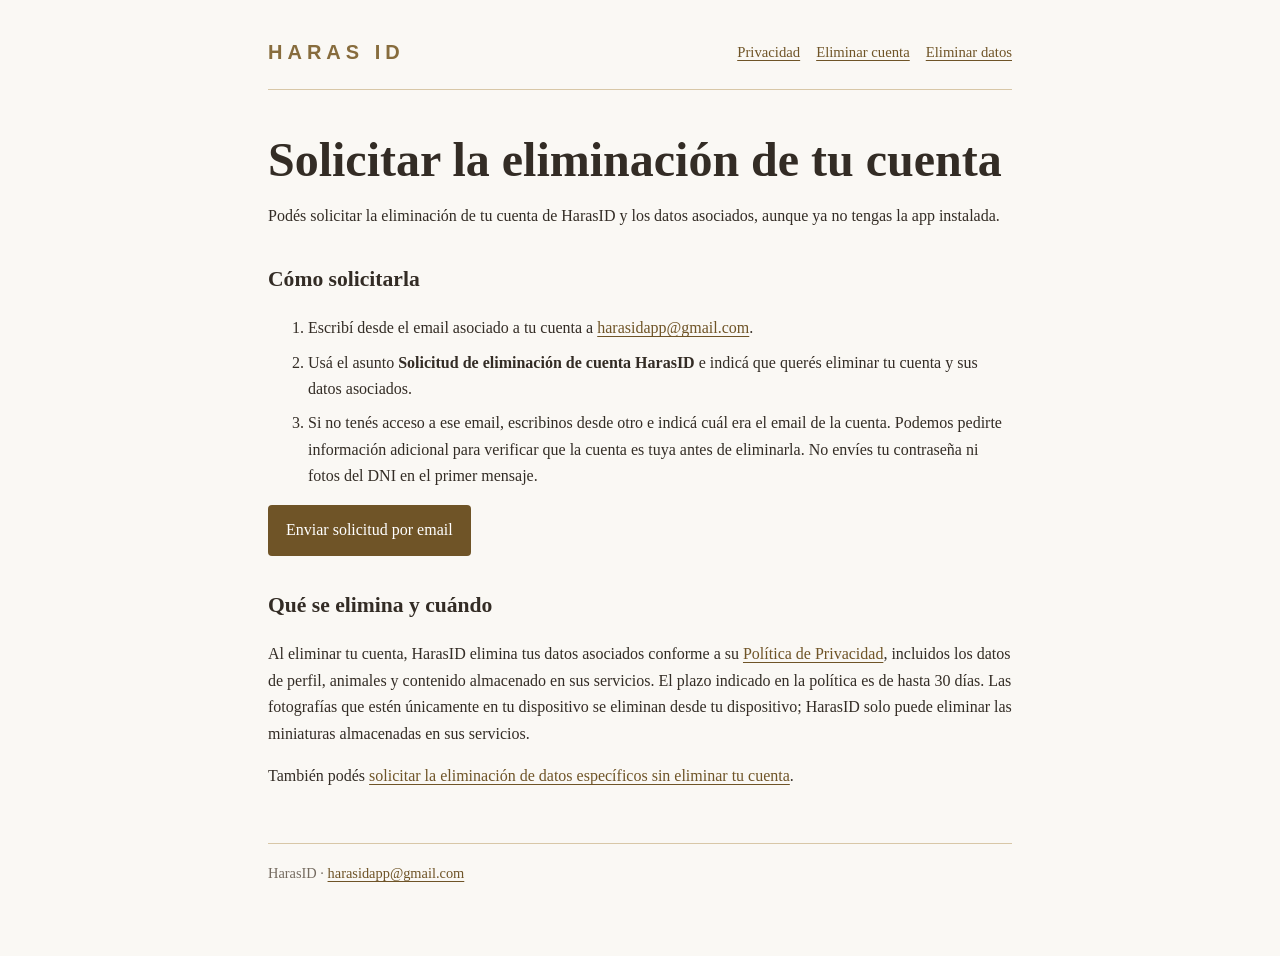
<file: eliminar-cuenta.html>
<!doctype html><html lang="es-AR"><head><meta charset="utf-8"><meta name="viewport" content="width=device-width,initial-scale=1"><title>Eliminar cuenta y datos | HarasID</title><link rel="stylesheet" href="styles.css"></head><body><main><header><p class="brand">HARAS ID</p><nav><a href="politica-de-privacidad.html">Privacidad</a><a href="eliminar-cuenta.html">Eliminar cuenta</a><a href="eliminar-datos.html">Eliminar datos</a></nav></header><h1>Solicitar la eliminación de tu cuenta</h1><p>Podés solicitar la eliminación de tu cuenta de HarasID y los datos asociados, aunque ya no tengas la app instalada.</p><h2>Cómo solicitarla</h2><ol><li>Escribí desde el email asociado a tu cuenta a <a href="mailto:harasidapp@gmail.com?subject=Solicitud%20de%20eliminaci%C3%B3n%20de%20cuenta%20HarasID">harasidapp@gmail.com</a>.</li><li>Usá el asunto <strong>Solicitud de eliminación de cuenta HarasID</strong> e indicá que querés eliminar tu cuenta y sus datos asociados.</li><li>Si no tenés acceso a ese email, escribinos desde otro e indicá cuál era el email de la cuenta. Podemos pedirte información adicional para verificar que la cuenta es tuya antes de eliminarla. No envíes tu contraseña ni fotos del DNI en el primer mensaje.</li></ol><p><a class="button" href="mailto:harasidapp@gmail.com?subject=Solicitud%20de%20eliminaci%C3%B3n%20de%20cuenta%20HarasID&body=Hola%2C%20solicito%20la%20eliminaci%C3%B3n%20de%20mi%20cuenta%20de%20HarasID%20y%20sus%20datos%20asociados.%0AEmail%20de%20la%20cuenta%3A%20">Enviar solicitud por email</a></p><h2>Qué se elimina y cuándo</h2><p>Al eliminar tu cuenta, HarasID elimina tus datos asociados conforme a su <a href="politica-de-privacidad.html">Política de Privacidad</a>, incluidos los datos de perfil, animales y contenido almacenado en sus servicios. El plazo indicado en la política es de hasta 30 días. Las fotografías que estén únicamente en tu dispositivo se eliminan desde tu dispositivo; HarasID solo puede eliminar las miniaturas almacenadas en sus servicios.</p><p>También podés <a href="eliminar-datos.html">solicitar la eliminación de datos específicos sin eliminar tu cuenta</a>.</p><footer>HarasID · <a href="mailto:harasidapp@gmail.com">harasidapp@gmail.com</a></footer></main></body></html>
</file>
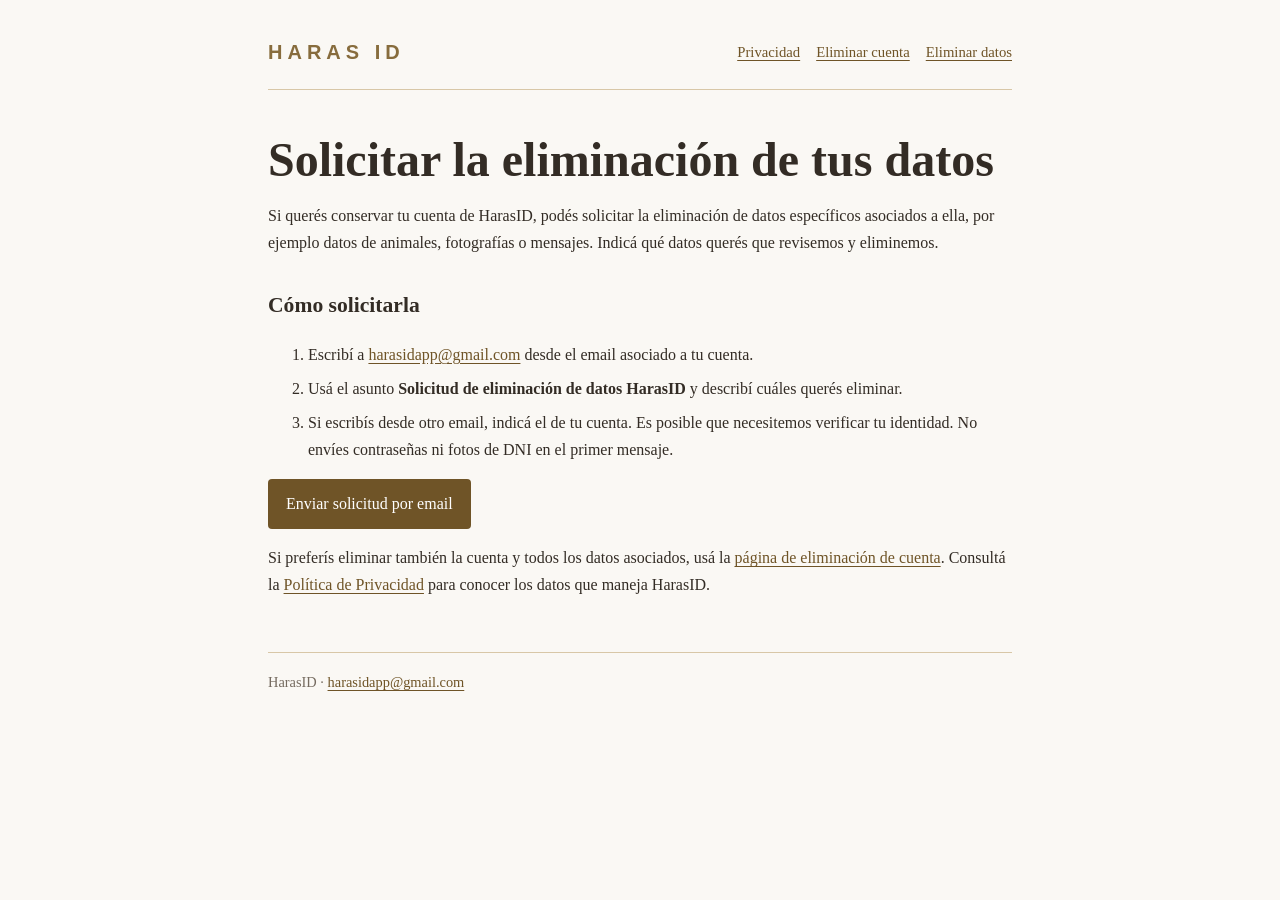
<file: eliminar-datos.html>
<!doctype html><html lang="es-AR"><head><meta charset="utf-8"><meta name="viewport" content="width=device-width,initial-scale=1"><title>Solicitar eliminación de datos | HarasID</title><link rel="stylesheet" href="styles.css"></head><body><main><header><p class="brand">HARAS ID</p><nav><a href="politica-de-privacidad.html">Privacidad</a><a href="eliminar-cuenta.html">Eliminar cuenta</a><a href="eliminar-datos.html">Eliminar datos</a></nav></header><h1>Solicitar la eliminación de tus datos</h1><p>Si querés conservar tu cuenta de HarasID, podés solicitar la eliminación de datos específicos asociados a ella, por ejemplo datos de animales, fotografías o mensajes. Indicá qué datos querés que revisemos y eliminemos.</p><h2>Cómo solicitarla</h2><ol><li>Escribí a <a href="mailto:harasidapp@gmail.com?subject=Solicitud%20de%20eliminaci%C3%B3n%20de%20datos%20HarasID">harasidapp@gmail.com</a> desde el email asociado a tu cuenta.</li><li>Usá el asunto <strong>Solicitud de eliminación de datos HarasID</strong> y describí cuáles querés eliminar.</li><li>Si escribís desde otro email, indicá el de tu cuenta. Es posible que necesitemos verificar tu identidad. No envíes contraseñas ni fotos de DNI en el primer mensaje.</li></ol><p><a class="button" href="mailto:harasidapp@gmail.com?subject=Solicitud%20de%20eliminaci%C3%B3n%20de%20datos%20HarasID&body=Hola%2C%20solicito%20la%20eliminaci%C3%B3n%20de%20los%20siguientes%20datos%20de%20HarasID%3A%20%0AEmail%20de%20la%20cuenta%3A%20">Enviar solicitud por email</a></p><p>Si preferís eliminar también la cuenta y todos los datos asociados, usá la <a href="eliminar-cuenta.html">página de eliminación de cuenta</a>. Consultá la <a href="politica-de-privacidad.html">Política de Privacidad</a> para conocer los datos que maneja HarasID.</p><footer>HarasID · <a href="mailto:harasidapp@gmail.com">harasidapp@gmail.com</a></footer></main></body></html>
</file>
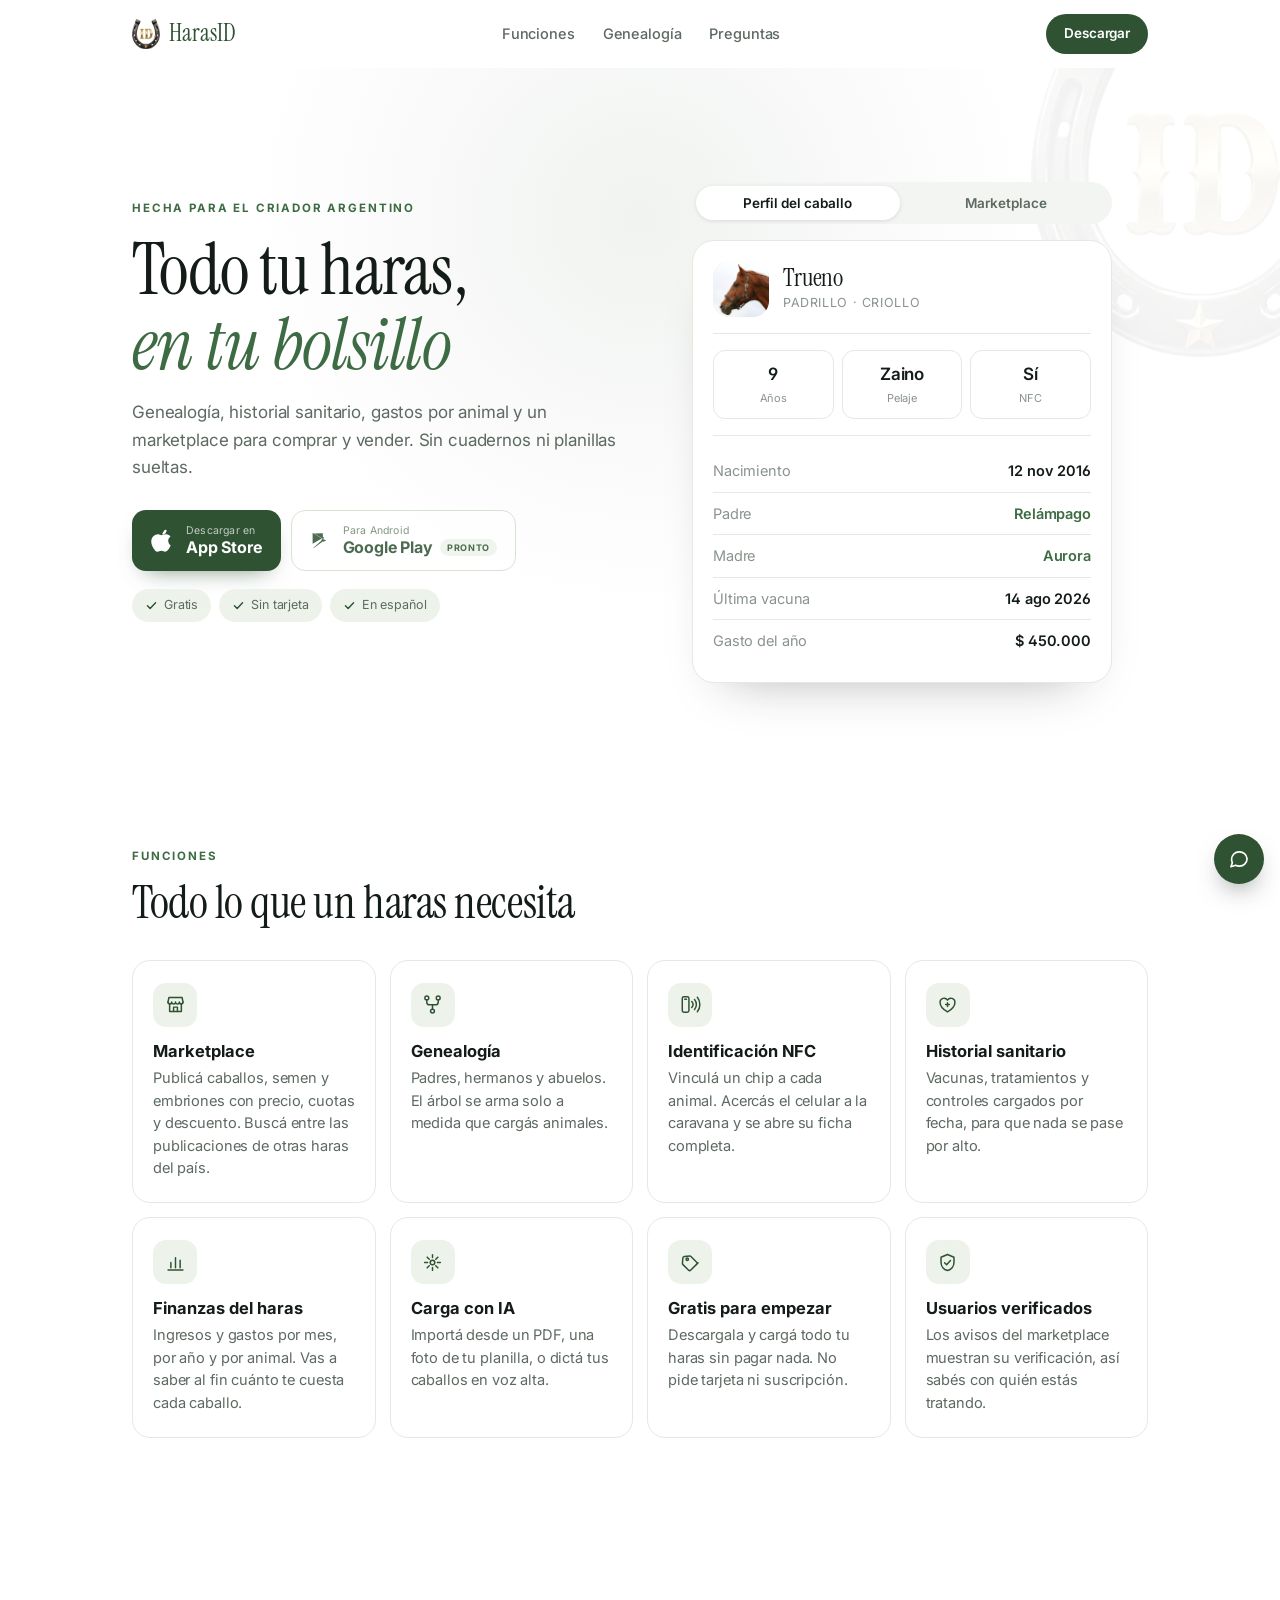
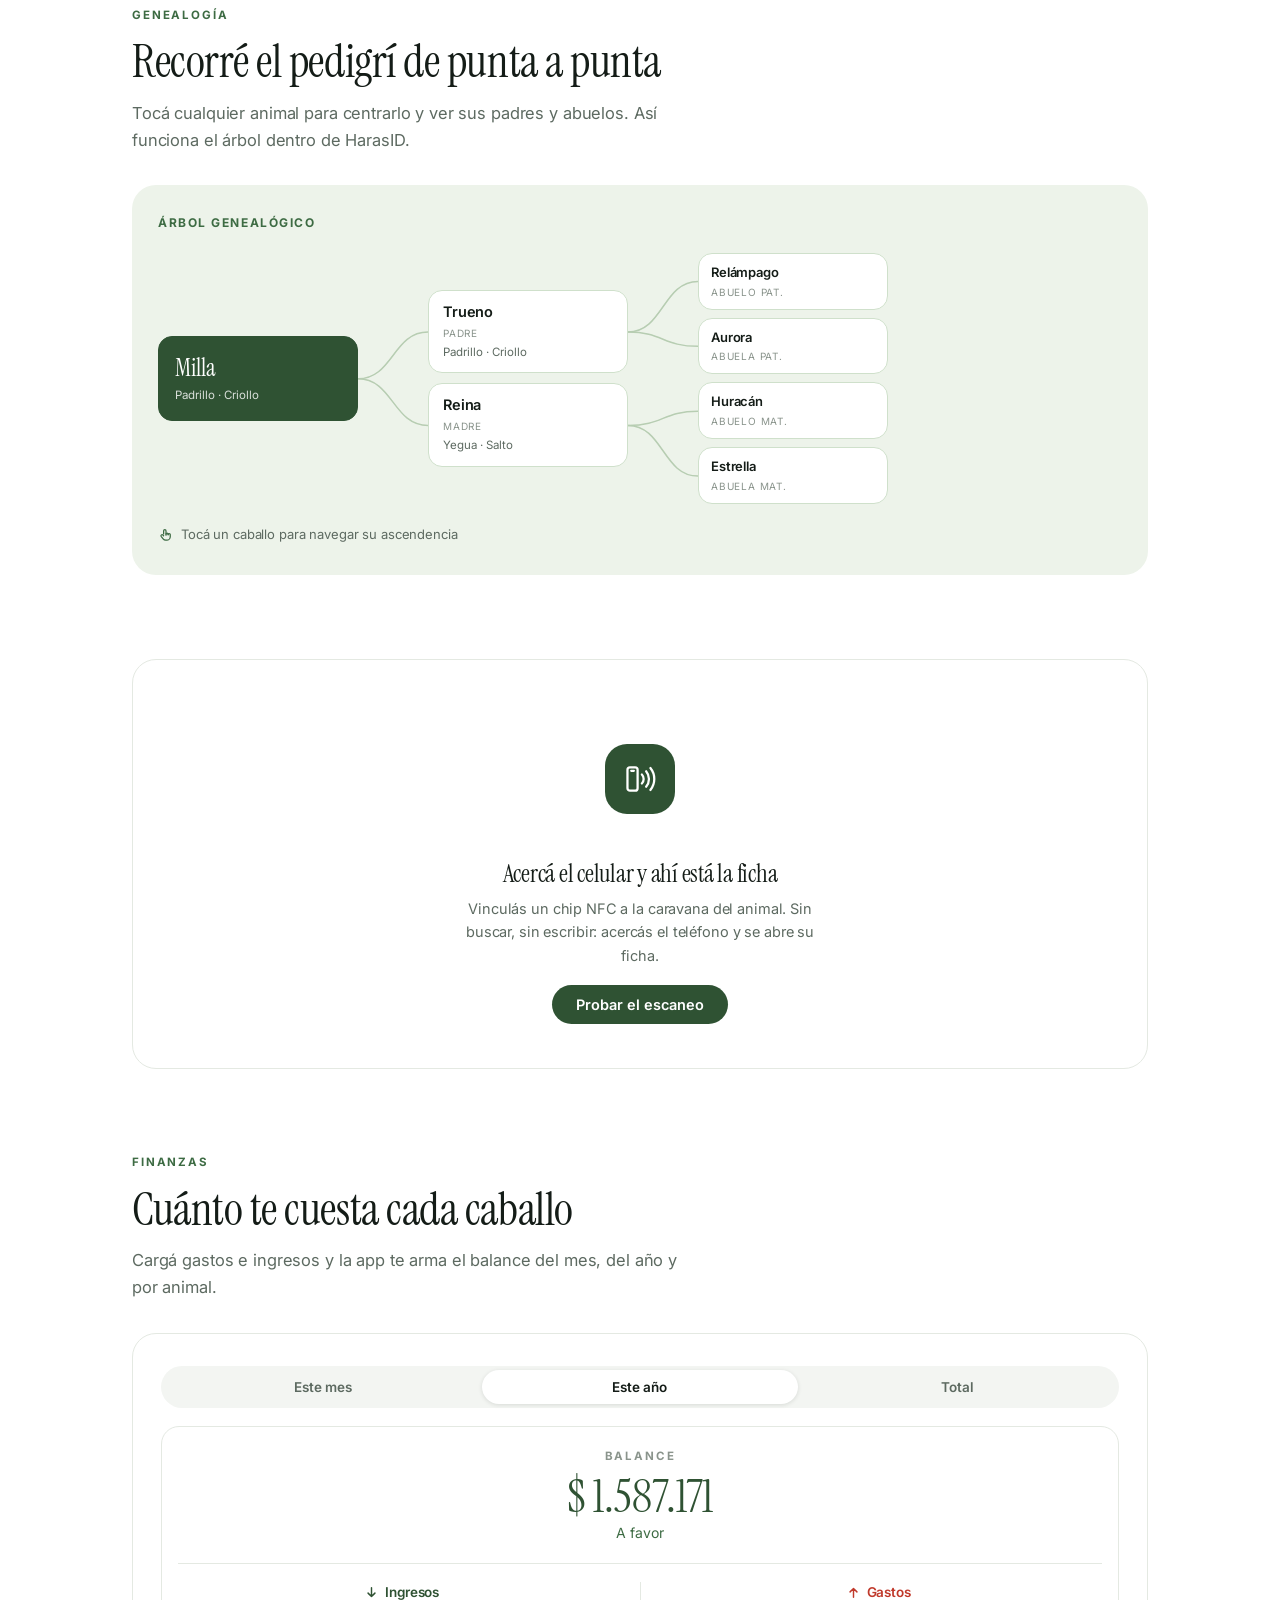
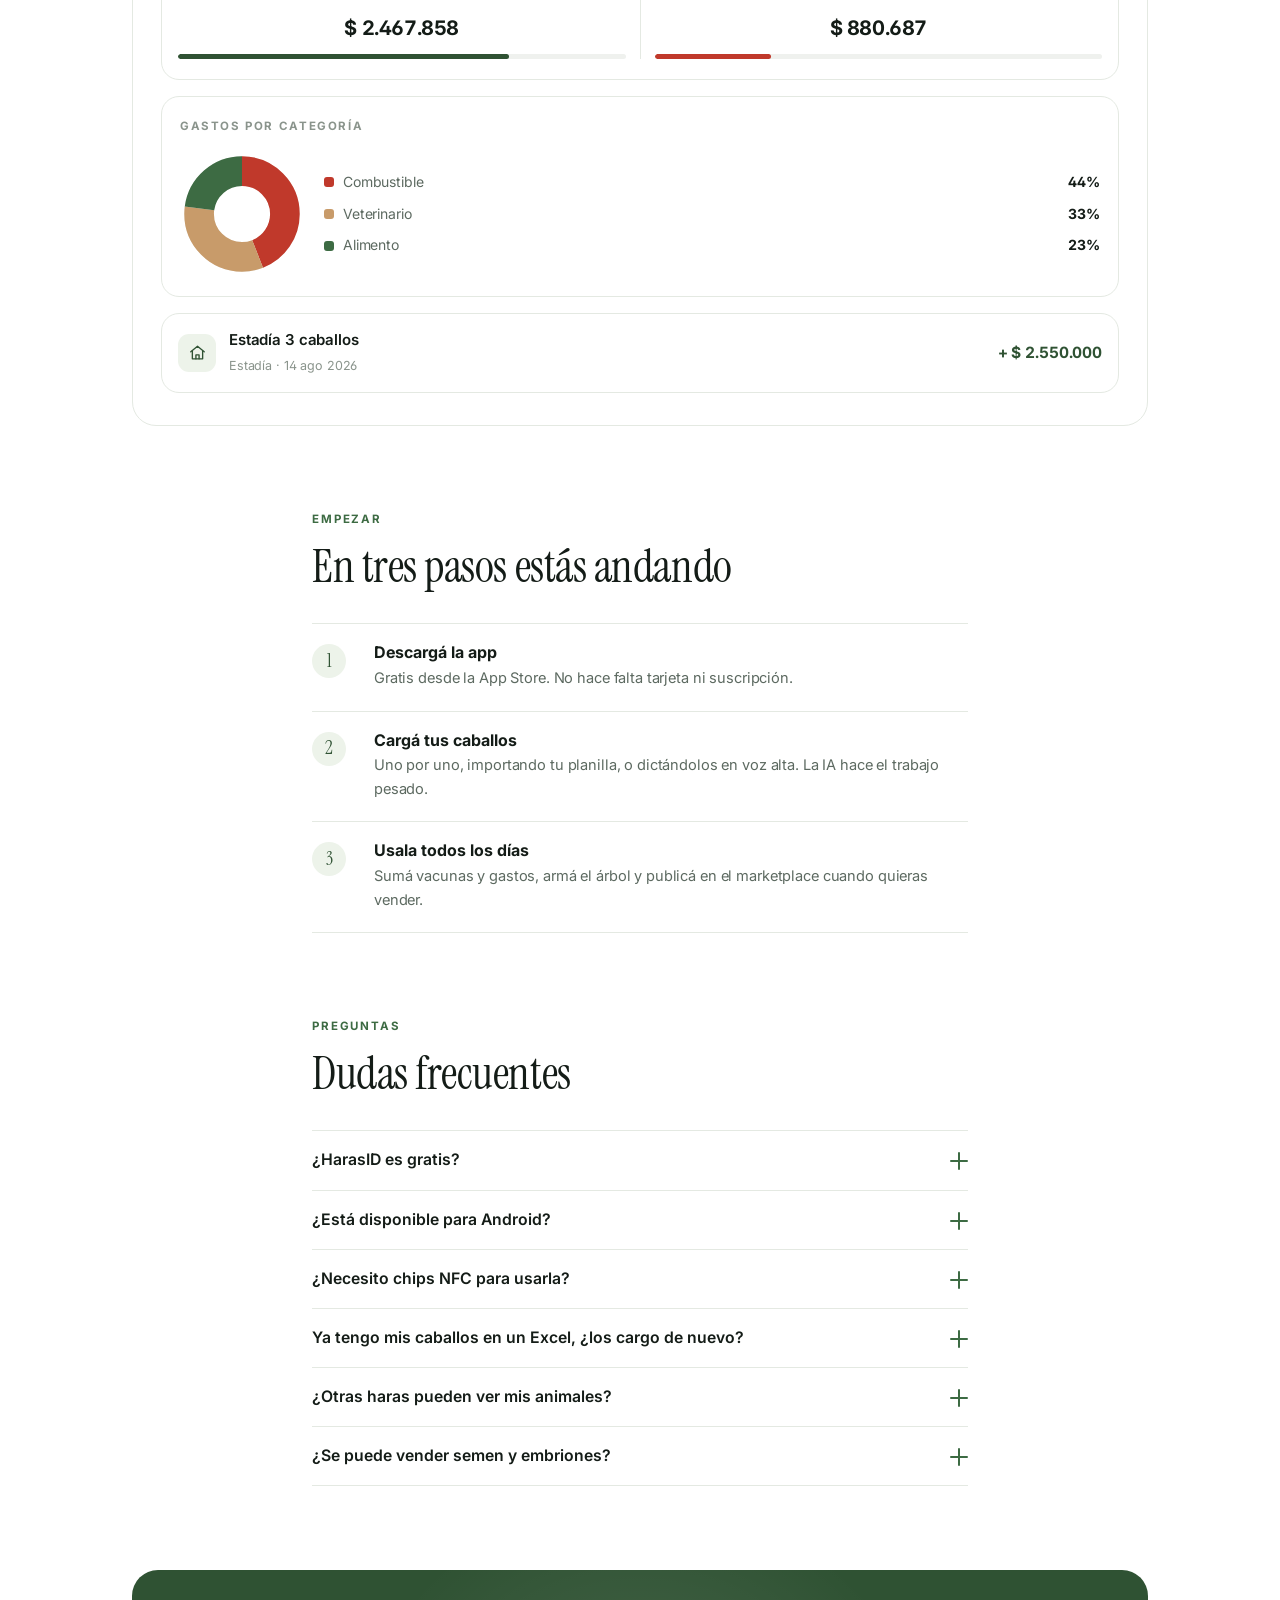
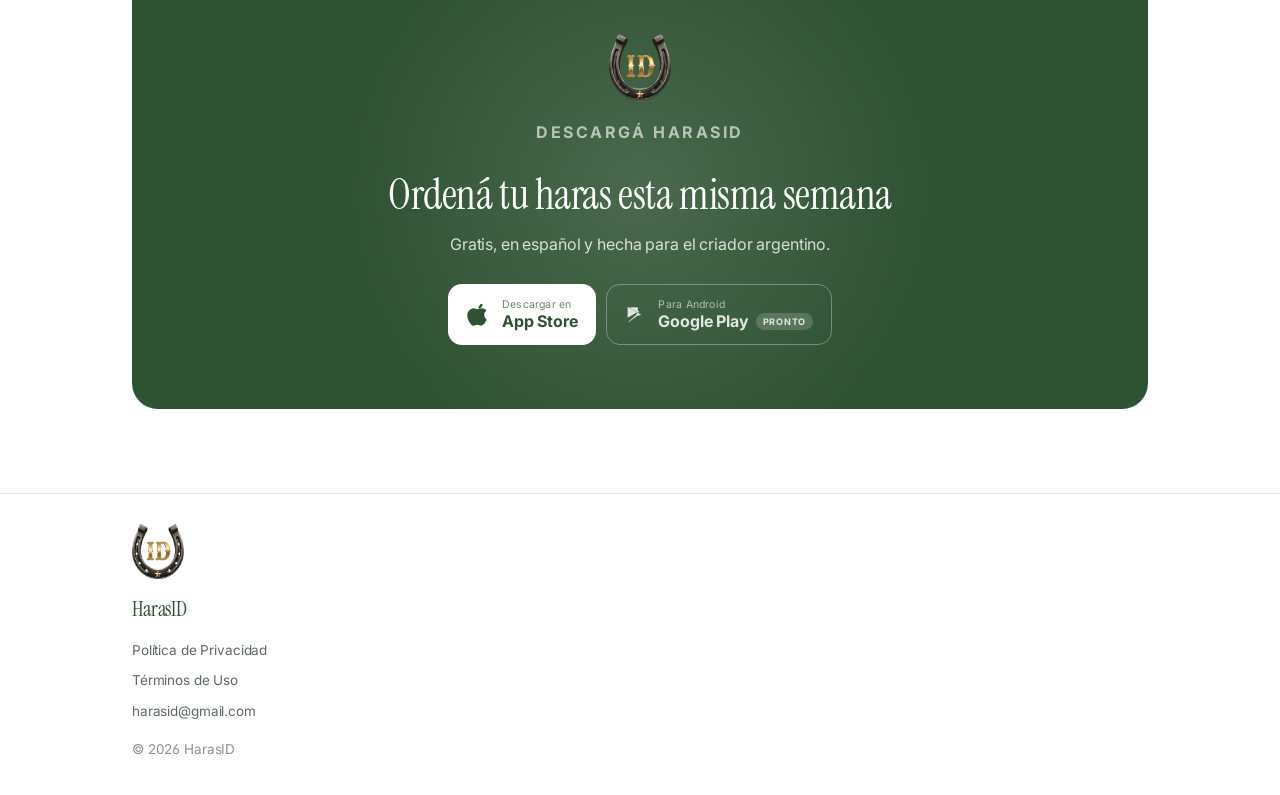
<file: index2.html>
<!DOCTYPE html>
<html lang="es-AR">
<head>
<meta charset="UTF-8">
<meta name="viewport" content="width=device-width, initial-scale=1, viewport-fit=cover">
<title>HarasID — La app para gestionar tu haras</title>
<meta name="description" content="Genealogía, historial sanitario, gastos por animal, identificación NFC y marketplace de caballos. La app hecha para el criador argentino. Gratis.">
<meta name="theme-color" content="#FFFFFF">
<meta property="og:title" content="HarasID — La app para gestionar tu haras">
<meta property="og:description" content="Genealogía, salud, gastos y marketplace de caballos, en una sola app.">

<!-- GOOGLE ADS: pegar aca la etiqueta global (gtag) y la de conversion -->

<link rel="preconnect" href="https://fonts.googleapis.com">
<link rel="preconnect" href="https://fonts.gstatic.com" crossorigin>
<link href="https://fonts.googleapis.com/css2?family=Instrument+Serif:ital@0;1&family=Inter:wght@400;500;600;700&display=swap" rel="stylesheet">

<style>
:root{
  --verde:#2F5233;
  --verde-2:#3D6B43;
  --verde-pale:#EDF3EA;
  --verde-line:#CFE0CB;
  --tinta:#18231B;
  --gris:#5D6A61;
  --gris-2:#8A948C;
  --linea:#E4E9E2;
  --oro:#C9A84C;
  --rojo:#C0392B;
  --arena:#C89B6A;
  --blanco:#FFFFFF;
  --tinta:#141C17;
  --serif:'Instrument Serif',Georgia,'Times New Roman',serif;
  --sans:'Inter',-apple-system,BlinkMacSystemFont,'Segoe UI',Roboto,sans-serif;
}
*{box-sizing:border-box;margin:0;padding:0;min-width:0;}
html{-webkit-text-size-adjust:100%;scroll-behavior:smooth;}
body{background:#FFFFFF;color:var(--tinta);font-family:var(--sans);font-size:16px;line-height:1.62;letter-spacing:-.008em;-webkit-font-smoothing:antialiased;overflow-x:hidden;}
h1,h2,h3{font-family:var(--serif);font-weight:400;line-height:1.1;letter-spacing:-.01em;}
body{font-feature-settings:"cv02","cv03","cv04";}
a{color:inherit;text-decoration:none;}
img,svg{display:block;max-width:100%;}
button{font-family:inherit;border:none;background:none;cursor:pointer;color:inherit;}
:focus-visible{outline:2px solid var(--verde);outline-offset:3px;border-radius:6px;}

.col{width:100%;max-width:1080px;margin:0 auto;padding-left:22px;padding-right:22px;}
.narrow{max-width:720px;}
.eyebrow{font-size:11.5px;font-weight:700;letter-spacing:.16em;text-transform:uppercase;color:var(--verde-2);}
.lede{color:var(--gris);font-size:16.5px;}
.sec{padding-top:64px;padding-bottom:64px;}
.head{margin-bottom:32px;}
.head h2{font-size:clamp(31px,7.6vw,46px);margin-top:12px;}
.head .lede{margin-top:13px;max-width:56ch;}

.js [data-rev]{opacity:0;transform:translateY(20px);transition:opacity .7s cubic-bezier(.22,.8,.3,1),transform .7s cubic-bezier(.22,.8,.3,1);}
.js [data-rev].on{opacity:1;transform:none;}
.js [data-rev][data-d="1"]{transition-delay:.07s}
.js [data-rev][data-d="2"]{transition-delay:.14s}
.js [data-rev][data-d="3"]{transition-delay:.21s}
@media (prefers-reduced-motion:reduce){
  html{scroll-behavior:auto}
  .js [data-rev]{opacity:1!important;transform:none!important;transition:none!important}
  *{animation:none!important;transition:none!important}
}

/* ---------- botones ---------- */
.stores{display:flex;flex-direction:column;gap:10px;}
.store{display:flex;align-items:center;gap:12px;border-radius:14px;padding:13px 18px;border:1px solid transparent;transition:transform .2s,box-shadow .2s;}
.store:hover{transform:translateY(-2px);}
.store .s1{display:block;font-size:10.5px;opacity:.7;letter-spacing:.02em;line-height:1.3;}
.store .s2{display:flex;align-items:center;gap:7px;flex-wrap:wrap;font-size:16px;font-weight:700;letter-spacing:-.01em;line-height:1.25;}
.store svg{flex:none;}
.store--fill{background:var(--verde);color:#fff;box-shadow:0 10px 24px -14px rgba(47,82,51,.8);}
.store--out{background:#fff;color:var(--verde);border-color:var(--verde-line);}
.store.soon{pointer-events:none;opacity:.85;}
.soon-tag{font-size:9px;font-weight:700;letter-spacing:.08em;text-transform:uppercase;padding:3px 7px;border-radius:99px;background:var(--verde-pale);color:var(--verde);font-style:normal;}

/* ---------- header ---------- */
.hdr{position:sticky;top:0;z-index:70;background:rgba(255,255,255,.92);backdrop-filter:saturate(180%) blur(12px);transition:box-shadow .3s;}
.hdr.stuck{box-shadow:0 1px 0 var(--linea);}
.hdr-in{display:flex;align-items:center;justify-content:space-between;gap:14px;padding-top:14px;padding-bottom:14px;}
.brand{display:flex;align-items:center;gap:9px;font-family:var(--serif);font-size:24px;font-weight:400;color:var(--verde);letter-spacing:0;}
.brand-ico{width:28px;aspect-ratio:320/339;flex:none;}
.hdr-nav{display:none;gap:28px;}
.hdr-nav a{font-size:14.5px;font-weight:500;color:var(--gris);}
.hdr-nav a:hover{color:var(--verde);}
.hdr-cta{font-size:13.5px;font-weight:600;padding:9px 18px;border-radius:99px;background:var(--verde);color:#fff;white-space:nowrap;}

/* ---------- hero ---------- */
.hero{padding-top:46px;padding-bottom:56px;position:relative;overflow:hidden;}
.hero::before{content:"";position:absolute;top:-260px;left:50%;transform:translateX(-50%);width:820px;height:820px;border-radius:50%;background:radial-gradient(circle,rgba(47,82,51,.07),rgba(255,255,255,0) 68%);pointer-events:none;}
.marca{background:url("[data-uri]") center/contain no-repeat;}
.hero-marca{position:absolute;top:-70px;right:-90px;width:340px;aspect-ratio:320/339;opacity:.05;pointer-events:none;z-index:1;}
@media (max-width:899px){.hero-marca{width:230px;top:-40px;right:-70px;}}
.hero-in{position:relative;z-index:2;}
.hero h1{font-size:clamp(42px,11vw,72px);margin-top:16px;max-width:14ch;line-height:1.04;}
.hero h1 em{font-style:italic;font-weight:500;color:var(--verde-2);}
.hero .sub{color:var(--gris);font-size:17px;margin-top:16px;max-width:46ch;}
.hero .stores{margin-top:28px;max-width:330px;}
.chips{display:flex;flex-wrap:wrap;gap:8px;margin-top:18px;}
.chip{display:inline-flex;align-items:center;gap:6px;font-size:12.5px;color:var(--gris);background:var(--verde-pale);border-radius:99px;padding:6px 13px;}
.chip svg{width:13px;height:13px;flex:none;stroke:var(--verde);fill:none;stroke-width:2.6;stroke-linecap:round;stroke-linejoin:round;}

/* ficha ilustrada (dibujada, no captura) */
.ficha{margin-top:44px;border:1px solid var(--linea);border-radius:22px;padding:20px;background:#fff;box-shadow:0 26px 50px -34px rgba(24,35,27,.4);max-width:420px;}

.ficha-top{display:flex;align-items:center;gap:14px;padding-bottom:16px;border-bottom:1px solid var(--linea);}
.ficha-av{width:56px;height:56px;border-radius:16px;overflow:hidden;background:var(--verde-pale);flex:none;}
.ficha-av img{width:100%;height:100%;object-fit:cover;object-position:46% 40%;}

.ficha-nm{font-family:var(--serif);font-size:25px;font-weight:400;line-height:1.1;}
.ficha-sb{font-size:12.5px;color:var(--gris-2);letter-spacing:.05em;text-transform:uppercase;margin-top:2px;}
.ficha-stats{display:grid;grid-template-columns:repeat(3,1fr);gap:8px;padding:16px 0;border-bottom:1px solid var(--linea);}
.fs{background:#FFFFFF;border:1px solid var(--linea);border-radius:12px;padding:10px 8px;text-align:center;}
.fs b{display:block;font-size:17px;font-weight:600;letter-spacing:-.02em;}
.fs span{display:block;font-size:11px;color:var(--gris-2);margin-top:2px;}
.ficha-rows{padding-top:14px;}
.fr{display:flex;justify-content:space-between;gap:14px;padding:9px 0;font-size:14.5px;border-bottom:1px solid var(--linea);}
.fr:last-child{border-bottom:none;}
.fr .k{color:var(--gris-2);}
.fr .v{font-weight:600;text-align:right;}
.fr .v.link{color:var(--verde-2);}

/* ---------- árbol interactivo ---------- */
.arbol-wrap{background:var(--verde-pale);border-radius:24px;padding:22px 0 24px;position:relative;overflow:hidden;}
.arbol-hd{padding:0 22px 16px;display:flex;align-items:center;justify-content:space-between;gap:12px;flex-wrap:wrap;}
.arbol-hd .t{font-size:12px;font-weight:700;letter-spacing:.13em;text-transform:uppercase;color:var(--verde-2);}
.btn-reset{font-size:12.5px;font-weight:600;color:var(--verde);background:#fff;border:1px solid var(--verde-line);border-radius:99px;padding:6px 14px;display:none;}
.btn-reset.show{display:inline-block;}
.arbol-scroll{overflow-x:auto;overflow-y:hidden;-webkit-overflow-scrolling:touch;padding:4px 22px 6px;}
.arbol{position:relative;display:grid;grid-template-columns:150px 46px 150px 46px 150px;align-items:center;min-width:542px;}
.arbol-svg{position:absolute;inset:0;width:100%;height:100%;pointer-events:none;overflow:visible;}
.gen{display:flex;flex-direction:column;justify-content:center;gap:10px;position:relative;z-index:2;}
.gen--g2{gap:8px;}
.nodo{background:#fff;border:1px solid var(--verde-line);border-radius:14px;padding:12px 14px;text-align:left;width:100%;transition:transform .2s,box-shadow .2s,border-color .2s;}
.nodo:hover{transform:translateY(-2px);box-shadow:0 10px 22px -14px rgba(24,35,27,.5);border-color:var(--verde-2);}
.nodo .nm{display:block;font-family:var(--sans);font-size:14.5px;font-weight:600;line-height:1.3;letter-spacing:-.01em;}
.nodo .rl{display:block;font-size:10px;color:var(--gris-2);letter-spacing:.08em;text-transform:uppercase;margin-top:5px;line-height:1.3;}
.nodo .tp{display:block;font-size:11.5px;color:var(--gris);margin-top:5px;line-height:1.35;}
.nodo--foco{background:var(--verde);border-color:var(--verde);padding:17px 16px;}
.nodo--foco .nm{color:#fff;font-family:var(--serif);font-weight:400;font-size:24px;letter-spacing:0;line-height:1.15;}
.nodo--foco .rl{color:rgba(255,255,255,.65);}
.nodo--foco .tp{color:rgba(255,255,255,.82);margin-top:6px;}
.nodo--foco:hover{transform:none;box-shadow:none;}
.nodo--vacio{background:transparent;border-style:dashed;border-color:#BFD3BA;cursor:default;}
.nodo--vacio:hover{transform:none;box-shadow:none;border-color:#BFD3BA;}
.nodo--vacio .nm{font-size:12.5px;font-weight:500;color:var(--gris-2);}
.nodo--vacio .rl{margin-top:4px;}
.nodo--g2{padding:10px 12px;}
.nodo--g2 .nm{font-size:13px;font-weight:600;}
.arbol-pie{padding:14px 22px 0;font-size:13px;color:var(--gris);display:flex;align-items:center;gap:8px;}
.arbol-pie svg{width:15px;height:15px;flex:none;stroke:var(--verde-2);fill:none;stroke-width:2;stroke-linecap:round;stroke-linejoin:round;}


/* ---------- conmutador de vistas del hero ---------- */
.vistas{margin-top:44px;max-width:420px;}
.vistas-tabs{display:flex;gap:4px;background:#F3F5F2;border-radius:99px;padding:4px;margin-bottom:16px;}
.vista-tab{flex:1;border-radius:99px;padding:9px 6px;font-size:13.5px;font-weight:600;color:var(--gris);transition:background .25s,color .25s,box-shadow .25s;}
.vista-tab[aria-selected="true"]{background:#fff;color:var(--tinta);box-shadow:0 1px 4px rgba(24,35,27,.12);}
.vista-panel[hidden]{display:none;}
.vista-panel{animation:aparecer .45s cubic-bezier(.22,.8,.3,1);}
@keyframes aparecer{from{opacity:0;transform:translateY(10px)}to{opacity:1;transform:none}}

/* ---------- mockup del marketplace ---------- */
.mk{border:1px solid var(--linea);border-radius:22px;background:#fff;box-shadow:0 26px 50px -34px rgba(24,35,27,.4);overflow:hidden;}
.mk-hd{padding:20px 18px 16px;}
.mk-hd h3{font-family:var(--serif);font-weight:400;font-size:25px;line-height:1.1;}
.mk-hd p{font-size:12.5px;color:var(--gris-2);margin-top:3px;}
.mk-seg{display:flex;gap:3px;background:#F3F5F2;border-radius:99px;padding:3px;margin-top:14px;}
.mk-seg span{flex:1;text-align:center;border-radius:99px;padding:7px 4px;font-size:12px;font-weight:600;color:var(--gris-2);}
.mk-seg span.on{background:#fff;color:var(--tinta);box-shadow:0 1px 3px rgba(24,35,27,.12);}
.mk-stats{display:grid;grid-template-columns:repeat(3,1fr);gap:7px;margin-top:12px;}
.mk-stat{border:1px solid var(--linea);border-radius:12px;padding:9px 8px;display:flex;align-items:center;gap:7px;}
.mk-stat.on{border-color:var(--verde);}
.mk-stat svg{width:14px;height:14px;flex:none;stroke:var(--verde-2);fill:none;stroke-width:1.8;stroke-linecap:round;stroke-linejoin:round;}
.mk-stat b{display:block;font-size:14px;font-weight:700;line-height:1.1;}
.mk-stat i{display:block;font-style:normal;font-size:10px;color:var(--gris-2);margin-top:1px;}
.mk-buscar{display:flex;align-items:center;gap:9px;border:1px solid var(--linea);border-radius:14px;padding:10px 13px;margin-top:12px;}
.mk-buscar svg{width:15px;height:15px;flex:none;stroke:var(--arena);fill:none;stroke-width:2;stroke-linecap:round;}
.mk-buscar span{font-size:13px;color:var(--gris-2);}
.mk-body{background:var(--verde);padding:13px;}
.mk-res{font-size:11px;color:rgba(255,255,255,.62);margin-bottom:9px;}
.mk-grid{display:grid;grid-template-columns:1fr 1fr;gap:9px;}
.mk-card{background:#fff;border-radius:11px;overflow:hidden;}
.mk-foto{position:relative;height:82px;background:var(--verde-pale);}
.mk-foto img{width:100%;height:100%;object-fit:cover;object-position:50% 40%;}
.mk-badge{position:absolute;top:6px;right:6px;background:rgba(200,155,106,.95);color:#fff;font-size:7.5px;font-weight:700;letter-spacing:.08em;padding:3px 7px;border-radius:99px;}
.mk-off{position:absolute;top:6px;left:6px;background:var(--rojo);color:#fff;font-size:8px;font-weight:700;padding:3px 6px;border-radius:6px;}
.mk-info{padding:8px 9px 10px;}
.mk-tach{font-size:9.5px;color:var(--gris-2);text-decoration:line-through;}
.mk-precio{font-size:13.5px;font-weight:700;letter-spacing:-.02em;line-height:1.2;}
.mk-nombre{font-size:11.5px;font-weight:600;margin-top:2px;}
.mk-raza{font-size:9.5px;color:var(--gris-2);margin-top:1px;}
.mk-ver{display:flex;align-items:center;gap:4px;font-size:9.5px;font-weight:600;color:#2F73C4;margin-top:5px;}
.mk-ver svg{width:11px;height:11px;flex:none;fill:#2F73C4;}

/* ---------- funciones ---------- */
.fn{display:grid;gap:12px;}
.fcard{border:1px solid var(--linea);border-radius:18px;padding:22px 20px;transition:border-color .25s,box-shadow .25s,transform .25s;}
.fcard:hover{border-color:var(--verde-line);box-shadow:0 16px 34px -26px rgba(24,35,27,.45);transform:translateY(-3px);}
.fic{width:44px;height:44px;border-radius:13px;background:var(--verde-pale);display:flex;align-items:center;justify-content:center;margin-bottom:15px;}
.fic svg{width:21px;height:21px;stroke:var(--verde);fill:none;stroke-width:1.7;stroke-linecap:round;stroke-linejoin:round;}
.fcard h3{font-family:var(--sans);font-weight:700;font-size:16.5px;letter-spacing:0;margin-bottom:7px;}
.fcard p{font-size:14.6px;color:var(--gris);line-height:1.55;}

/* ---------- NFC demo ---------- */
.nfc{border:1px solid var(--linea);border-radius:24px;padding:28px 22px;text-align:center;}
.nfc-stage{position:relative;height:150px;display:flex;align-items:center;justify-content:center;margin-bottom:6px;}
.nfc-ring{position:absolute;width:64px;height:64px;border-radius:50%;border:2px solid var(--verde-2);opacity:0;}
.nfc.run .nfc-ring{animation:ripple 1.5s ease-out infinite;}
.nfc.run .nfc-ring:nth-child(2){animation-delay:.35s;}
.nfc.run .nfc-ring:nth-child(3){animation-delay:.7s;}
@keyframes ripple{0%{transform:scale(.6);opacity:.75}100%{transform:scale(3);opacity:0}}
.nfc-chip{position:relative;z-index:2;width:70px;height:70px;border-radius:22px;background:var(--verde);display:flex;align-items:center;justify-content:center;transition:transform .4s;}
.nfc.done .nfc-chip{transform:scale(.82);}
.nfc-chip svg{width:32px;height:32px;stroke:#fff;fill:none;stroke-width:1.7;stroke-linecap:round;stroke-linejoin:round;}
.nfc-card{position:absolute;left:50%;top:50%;transform:translate(-50%,-40%) scale(.94);width:min(300px,100%);background:#fff;border:1px solid var(--verde-line);border-radius:16px;padding:14px;text-align:left;opacity:0;pointer-events:none;transition:opacity .45s ease,transform .45s cubic-bezier(.22,.8,.3,1);box-shadow:0 20px 40px -24px rgba(24,35,27,.5);z-index:3;}
.nfc.done .nfc-card{opacity:1;transform:translate(-50%,-50%) scale(1);}
.nfc-card .r1{display:flex;align-items:center;gap:11px;margin-bottom:10px;}
.nfc-card .av{width:38px;height:38px;border-radius:11px;background:var(--verde-pale);flex:none;display:flex;align-items:center;justify-content:center;}
.nfc-card .av svg{width:20px;height:20px;stroke:var(--verde);fill:none;stroke-width:1.6;}
.nfc-card .nm{font-family:var(--serif);font-size:19px;font-weight:400;line-height:1.15;}
.nfc-card .sb{font-size:11px;color:var(--gris-2);letter-spacing:.05em;text-transform:uppercase;}
.nfc-card .rows{display:grid;gap:6px;}
.nfc-card .rw{display:flex;justify-content:space-between;font-size:12.5px;}
.nfc-card .rw span:first-child{color:var(--gris-2);}
.nfc-card .rw span:last-child{font-weight:600;}
.nfc h3{font-size:25px;margin-bottom:9px;}
.nfc p{font-size:14.5px;color:var(--gris);max-width:40ch;margin:0 auto 18px;}
.btn-nfc{background:var(--verde);color:#fff;border-radius:99px;padding:11px 24px;font-size:14.5px;font-weight:600;transition:background .2s;}
.btn-nfc:hover{background:var(--verde-2);}

/* ---------- finanzas ---------- */
.fin{border:1px solid var(--linea);border-radius:24px;padding:20px;}
.fin-tabs{display:flex;background:#F3F5F2;border-radius:99px;padding:4px;gap:2px;margin-bottom:18px;}
.fin-tab{flex:1;border-radius:99px;padding:9px 6px;font-size:13.5px;font-weight:600;color:var(--gris);transition:background .25s,color .25s,box-shadow .25s;}
.fin-tab[aria-selected="true"]{background:#fff;color:var(--tinta);box-shadow:0 1px 4px rgba(24,35,27,.12);}
.fin-bal{text-align:center;border:1px solid var(--linea);border-radius:18px;padding:20px 16px;}
.fin-bal .k{font-size:11.5px;font-weight:700;letter-spacing:.16em;text-transform:uppercase;color:var(--gris-2);}
.fin-bal b{display:block;font-family:var(--serif);font-size:clamp(34px,9vw,46px);font-weight:400;color:var(--verde);line-height:1.05;margin-top:6px;font-variant-numeric:tabular-nums;}
.fin-bal .st{font-size:14px;color:var(--verde-2);margin-top:2px;}
.fin-split{display:grid;grid-template-columns:1fr 1px 1fr;gap:14px;margin-top:18px;padding-top:18px;border-top:1px solid var(--linea);}
.fin-div{background:var(--linea);}
.fin-half{text-align:center;}
.fin-half .lbl{display:inline-flex;align-items:center;gap:6px;font-size:13.5px;font-weight:600;}
.fin-half .lbl svg{width:15px;height:15px;fill:none;stroke-width:2.3;stroke-linecap:round;stroke-linejoin:round;}
.fin-half.in .lbl{color:var(--verde);} .fin-half.in .lbl svg{stroke:var(--verde);}
.fin-half.out .lbl{color:var(--rojo);} .fin-half.out .lbl svg{stroke:var(--rojo);}
.fin-half .num{font-size:20px;font-weight:700;margin-top:4px;font-variant-numeric:tabular-nums;letter-spacing:-.02em;}
.fin-half .mini{height:5px;border-radius:99px;background:#EFF1EE;margin-top:10px;overflow:hidden;}
.fin-half .mini i{display:block;height:100%;width:0;border-radius:99px;transition:width 1.1s cubic-bezier(.22,.8,.3,1);}
.fin-half.in .mini i{background:var(--verde);} .fin-half.out .mini i{background:var(--rojo);}
.fin-cat{margin-top:16px;border:1px solid var(--linea);border-radius:18px;padding:20px 18px;}
.fin-cat .t{font-size:11.5px;font-weight:700;letter-spacing:.14em;text-transform:uppercase;color:var(--gris-2);margin-bottom:16px;}
.fin-donut{display:flex;align-items:center;gap:20px;flex-wrap:wrap;}
.donut{width:124px;height:124px;flex:none;transform:rotate(-90deg);}
.donut circle{fill:none;stroke-width:11;stroke-linecap:butt;transition:stroke-dashoffset 1.1s cubic-bezier(.22,.8,.3,1);}
.fin-leg{flex:1;min-width:150px;display:grid;gap:9px;}
.fin-leg .lg{display:flex;align-items:center;gap:9px;font-size:14px;}
.fin-leg .dot{width:10px;height:10px;border-radius:3px;flex:none;}
.fin-leg .nm{flex:1;color:var(--gris);}
.fin-leg .pc{font-weight:700;font-variant-numeric:tabular-nums;}
.fin-mov{margin-top:16px;border:1px solid var(--linea);border-radius:18px;padding:14px 16px;display:flex;align-items:center;gap:13px;}
.fin-mov .ic{width:38px;height:38px;border-radius:11px;background:var(--verde-pale);display:flex;align-items:center;justify-content:center;flex:none;}
.fin-mov .ic svg{width:19px;height:19px;stroke:var(--verde);fill:none;stroke-width:1.7;stroke-linecap:round;stroke-linejoin:round;}
.fin-mov .tx{flex:1;min-width:0;}
.fin-mov .tx b{display:block;font-size:15px;font-weight:600;}
.fin-mov .tx span{font-size:12.5px;color:var(--gris-2);}
.fin-mov .amt{font-size:15.5px;font-weight:700;color:var(--verde);white-space:nowrap;font-variant-numeric:tabular-nums;}
/* ---------- pasos ---------- */
.paso{display:grid;grid-template-columns:36px 1fr;gap:15px;padding:20px 0;border-top:1px solid var(--linea);}
.paso:last-child{border-bottom:1px solid var(--linea);}
.pn{width:34px;height:34px;border-radius:50%;background:var(--verde-pale);color:var(--verde);font-family:var(--serif);font-size:19px;font-weight:400;display:flex;align-items:center;justify-content:center;}
.paso h3{font-family:var(--sans);font-weight:700;font-size:16px;letter-spacing:0;margin-bottom:5px;}
.paso p{font-size:14.6px;color:var(--gris);}


/* ---------- faq ---------- */
.q{border-top:1px solid var(--linea);}
.q:last-child{border-bottom:1px solid var(--linea);}
.q button{width:100%;display:flex;align-items:flex-start;justify-content:space-between;gap:14px;padding:18px 0;text-align:left;font-size:15.8px;font-weight:600;line-height:1.4;}
.q .ic{width:18px;height:18px;flex:none;margin-top:3px;position:relative;}
.q .ic::before,.q .ic::after{content:"";position:absolute;background:var(--verde-2);border-radius:2px;transition:transform .3s,opacity .3s;}
.q .ic::before{left:0;top:8px;width:18px;height:2px;}
.q .ic::after{left:8px;top:0;width:2px;height:18px;}
.q.open .ic::after{transform:rotate(90deg);opacity:0;}
.q .a{max-height:0;overflow:hidden;transition:max-height .35s cubic-bezier(.4,0,.2,1);}
.q .a p{padding-bottom:18px;font-size:14.8px;color:var(--gris);}

/* ---------- cta ---------- */
.cta-box{background:var(--verde);border-radius:26px;padding:46px 24px;text-align:center;position:relative;overflow:hidden;}
.cta-box::before{content:"";position:absolute;top:50%;left:50%;transform:translate(-50%,-50%);width:640px;height:640px;border-radius:50%;background:radial-gradient(circle,rgba(255,255,255,.13),rgba(47,82,51,0) 66%);}
.cta-box > *{position:relative;z-index:2;}
.cta-logo{width:62px;aspect-ratio:320/339;margin:0 auto 20px;}
.cta-box .eyebrow{color:rgba(255,255,255,.62);}
.cta-box h2{color:#fff;font-size:clamp(30px,7.4vw,42px);margin-top:12px;}
.cta-box p{color:rgba(255,255,255,.8);margin-top:14px;margin-bottom:26px;font-size:16px;}
.cta-box .stores{max-width:330px;margin:0 auto;text-align:left;}
.cta-box .store--fill{background:#fff;color:var(--verde);box-shadow:none;}
.cta-box .store--out{background:transparent;color:#fff;border-color:rgba(255,255,255,.38);}
.cta-box .soon-tag{background:rgba(255,255,255,.2);color:#fff;}

/* ---------- footer ---------- */
footer{border-top:1px solid var(--linea);padding-top:30px;padding-bottom:34px;font-size:13.5px;color:var(--gris-2);}
.ft-logo{width:52px;aspect-ratio:320/339;margin-bottom:12px;}
.ft-brand{font-family:var(--serif);font-size:21px;font-weight:400;color:var(--verde);}
.ft-links{display:flex;flex-direction:column;gap:9px;margin-top:14px;margin-bottom:16px;}
.ft-links a{color:var(--gris);}
.ft-links a:hover{color:var(--verde);}

/* ---------- sugerencias ---------- */
.sug{position:fixed;right:16px;bottom:16px;z-index:90;}
.sug-btn{width:50px;height:50px;border-radius:50%;background:var(--verde);display:flex;align-items:center;justify-content:center;box-shadow:0 12px 26px -10px rgba(24,35,27,.55);}
.sug-btn svg{width:22px;height:22px;stroke:#fff;fill:none;stroke-width:1.8;stroke-linecap:round;stroke-linejoin:round;}
.sug-panel{position:absolute;right:0;bottom:60px;width:min(300px,calc(100vw - 32px));background:#fff;border:1px solid var(--linea);border-radius:18px;padding:18px;box-shadow:0 24px 54px -18px rgba(24,35,27,.35);}
.sug-panel h4{font-family:var(--serif);font-size:20px;font-weight:400;margin-bottom:5px;}
.sug-panel p{font-size:13px;color:var(--gris);margin-bottom:12px;}
.sug-panel textarea{width:100%;min-height:84px;border:1px solid var(--linea);border-radius:12px;padding:10px;font-family:var(--sans);font-size:14px;resize:vertical;color:var(--tinta);}
.sug-panel textarea:focus{border-color:var(--verde);outline:none;}
.sug-err{font-size:12.5px;color:#B23B3B;margin-top:7px;display:none;}
.sug-send{width:100%;margin-top:10px;background:var(--verde);color:#fff;border-radius:99px;padding:11px;font-size:14.5px;font-weight:600;}

/* ---------- responsive ---------- */
@media (min-width:700px){
  .sec{padding-top:84px;padding-bottom:84px;}
  .col{padding-left:32px;padding-right:32px;}
  .fn{grid-template-columns:repeat(2,1fr);gap:14px;}
  .stores{flex-direction:row;}
  .hero .stores{max-width:none;}
  .cta-box .stores{max-width:520px;justify-content:center;}
  .cta-box{padding:64px 40px;}
  .fin-bars{height:170px;}
  .paso{grid-template-columns:44px 1fr;gap:18px;}
}
@media (min-width:900px){
  .hdr-nav{display:flex;}
  .hero{padding-top:70px;padding-bottom:80px;}
  .hero-in{display:grid;grid-template-columns:1.05fr .95fr;gap:56px;align-items:center;}
  .ficha{margin-top:0;justify-self:end;}
  .fn{grid-template-columns:repeat(4,1fr);}
  .arbol{grid-template-columns:200px 70px 200px 70px 190px;min-width:0;}
  .arbol-scroll{overflow-x:visible;padding-left:26px;padding-right:26px;}
  .arbol-wrap{padding:28px 0 30px;}
  .arbol-hd,.arbol-pie{padding-left:26px;padding-right:26px;}
  .nfc{padding:44px 32px;}
  .fin{padding:32px 28px;}
}
</style>
</head>
<body>
<script>document.documentElement.classList.add('js');</script>

<svg style="position:absolute;width:0;height:0" aria-hidden="true"><defs>
<symbol id="i-horse" viewBox="0 0 24 24"><path d="M4 20c0-4.2 1.6-7.2 4.4-9.1L7 8.2l2.3-1.1L8.6 4l3.2 1.9 2.4-1.4c2.6 1 4.3 3 5 6 .7 3-.2 5.6-2.6 7.7"/><path d="M8.4 10.9 12 13"/><circle cx="14.4" cy="8.1" r=".8" fill="currentColor" stroke="none"/></symbol>
<symbol id="i-check" viewBox="0 0 24 24"><path d="M4.5 12.6l5 5L19.5 6.8"/></symbol>
<symbol id="i-store" viewBox="0 0 24 24"><path d="M3.4 9.2 4.5 4h15l1.1 5.2"/><path d="M3.4 9.2a2.1 2.1 0 0 0 4.2 0 2.1 2.1 0 0 0 4.4 0 2.1 2.1 0 0 0 4.4 0 2.1 2.1 0 0 0 4.2 0"/><path d="M5.3 11.1V20h13.4v-8.9"/><path d="M9.8 20v-5h4.4v5"/></symbol>
<symbol id="i-tree" viewBox="0 0 24 24"><circle cx="5.5" cy="4.5" r="2.2"/><circle cx="18.5" cy="4.5" r="2.2"/><circle cx="12" cy="19.5" r="2.2"/><path d="M5.5 6.7v2.6a3 3 0 0 0 3 3h7a3 3 0 0 0 3-3V6.7"/><path d="M12 12.3v5"/></symbol>
<symbol id="i-nfc" viewBox="0 0 24 24"><rect x="2.6" y="3.2" width="7.6" height="17.6" rx="1.9"/><path d="M5.4 5.9h2"/><path d="M13.4 8.6a5 5 0 0 1 0 6.8"/><path d="M16.6 6.2a9 9 0 0 1 0 11.6"/><path d="M19.8 3.8a13 13 0 0 1 0 16.4"/></symbol>
<symbol id="i-heart" viewBox="0 0 24 24"><path d="M12 20.5S3.5 15.4 3.5 9.6A4.6 4.6 0 0 1 12 7a4.6 4.6 0 0 1 8.5 2.6c0 5.8-8.5 10.9-8.5 10.9z"/><path d="M12 10v4.2M9.9 12.1h4.2"/></symbol>
<symbol id="i-chart" viewBox="0 0 24 24"><path d="M3.5 20.5h17"/><path d="M6.7 18V12M12 18V6.5M17.3 18v-8.5"/></symbol>
<symbol id="i-gratis" viewBox="0 0 24 24"><path d="M20.6 12.4 12.4 20.6a2 2 0 0 1-2.8 0l-6.2-6.2a2 2 0 0 1-.58-1.55l.42-5.9A2 2 0 0 1 5.1 5.06l5.9-.42a2 2 0 0 1 1.55.58l6.2 6.2a2 2 0 0 1 0 2.98z"/><circle cx="8.3" cy="8.3" r="1.35"/></symbol>
<symbol id="i-escudo" viewBox="0 0 24 24"><path d="M12 2.8 4.6 6v6.1c0 4.4 3.1 8.1 7.4 9.1 4.3-1 7.4-4.7 7.4-9.1V6z"/><path d="M8.7 12.2 11 14.5l4.4-4.7"/></symbol>
<symbol id="i-spark" viewBox="0 0 24 24"><path d="M12 3v3.4M12 17.6V21M3 12h3.4M17.6 12H21M5.9 5.9l2.4 2.4M15.7 15.7l2.4 2.4M18.1 5.9l-2.4 2.4M8.3 15.7l-2.4 2.4"/><circle cx="12" cy="12" r="2.6"/></symbol>
<symbol id="i-tap" viewBox="0 0 24 24"><path d="M9 11V6.2a1.9 1.9 0 0 1 3.8 0V13"/><path d="M12.8 11.4a1.7 1.7 0 0 1 3.4 0v1"/><path d="M16.2 12.1a1.7 1.7 0 0 1 3.4 0v3.4a5.6 5.6 0 0 1-5.6 5.6h-1.5a5.4 5.4 0 0 1-4.3-2.1L5 14.9a1.8 1.8 0 0 1 2.8-2.2L9 14"/></symbol>
<symbol id="i-chat" viewBox="0 0 24 24"><path d="M20.8 11.6a8.2 8.2 0 0 1-8.8 8.2 8.4 8.4 0 0 1-3.7-.9L3.2 20.4l1.5-4.4a8.2 8.2 0 0 1-.8-3.6 8.2 8.2 0 0 1 8.3-8.2 8.2 8.2 0 0 1 8.6 7.4z"/></symbol>
<symbol id="i-close" viewBox="0 0 24 24"><path d="M6 6l12 12M18 6L6 18"/></symbol>
</defs></svg>

<header class="hdr" id="hdr">
  <div class="col hdr-in">
    <a class="brand" href="#top"><span class="brand-ico marca" aria-hidden="true"></span>HarasID</a>
    <nav class="hdr-nav">
      <a href="#funciones">Funciones</a>
      <a href="#genealogia">Genealogía</a>
      <a href="#faq">Preguntas</a>
    </nav>
    <a class="hdr-cta" data-store="ios" href="https://apps.apple.com/ar/app/harasid/id6783467588" target="_blank" rel="noopener">Descargar</a>
  </div>
</header>

<main id="top">

<section class="hero">
  <div class="hero-marca marca" aria-hidden="true"></div>
  <div class="col hero-in">
    <div>
      <p class="eyebrow" data-rev>Hecha para el criador argentino</p>
      <h1 data-rev data-d="1">Todo tu haras,<br><em>en tu bolsillo</em></h1>
      <p class="sub" data-rev data-d="2">Genealogía, historial sanitario, gastos por animal y un marketplace para comprar y vender. Sin cuadernos ni planillas sueltas.</p>
      <div class="stores" id="descargar" data-rev data-d="3">
        <a class="store store--fill" data-store="ios" href="https://apps.apple.com/ar/app/harasid/id6783467588" target="_blank" rel="noopener">
          <svg width="23" height="23" viewBox="0 0 24 24" fill="currentColor" aria-hidden="true"><path d="M16.365 1.43c0 1.14-.462 2.166-1.213 2.928-.844.86-2.233 1.523-3.29 1.437-.135-1.093.408-2.245 1.19-3.006C13.87.995 15.36.27 16.365 1.43zM20.5 17.2c-.55 1.26-.82 1.82-1.53 2.94-.99 1.55-2.39 3.48-4.13 3.5-1.54.02-1.93-.99-4.02-.98-2.08.01-2.52.99-4.06.97-1.74-.02-3.06-1.76-4.05-3.31C.14 16.51-.85 11.4 1.98 8.13c1.34-1.55 3.33-2.51 5.23-2.53 1.65-.02 2.9.99 3.97 1.02 1.06-.03 2.65-1.24 4.68-1.06.8.03 3.05.32 4.5 2.44-3.5 2.05-2.94 6.79.14 9.2z"/></svg>
          <span><span class="s1">Descargar en</span><span class="s2">App Store</span></span>
        </a>
        <a class="store store--out soon" href="#" aria-disabled="true">
          <svg width="21" height="21" viewBox="0 0 24 24" fill="currentColor" aria-hidden="true"><path d="M3 3l10.94 6.32L3 15.63V3zm12.24 7.43L18.6 12l-3.36 1.57-2.5-2.14 2.5-2zM3.9 20.24L14.2 11l1.56 1.34-11.4 8.35c-.15.1-.32.05-.46-.05zm10.8-16.66L4.4 3.87 4 4l10.7 6.19 1.6-1.38-1.6-1.23z"/></svg>
          <span><span class="s1">Para Android</span><span class="s2">Google Play <em class="soon-tag">Pronto</em></span></span>
        </a>
      </div>
      <div class="chips" data-rev data-d="3">
        <span class="chip"><svg><use href="#i-check"/></svg>Gratis</span>
        <span class="chip"><svg><use href="#i-check"/></svg>Sin tarjeta</span>
        <span class="chip"><svg><use href="#i-check"/></svg>En español</span>
      </div>
    </div>

    <div class="vistas" data-rev data-d="2">
      <div class="vistas-tabs" role="tablist" aria-label="Vistas de la app">
        <button class="vista-tab" type="button" role="tab" aria-selected="true" data-vista="Perfil">Perfil del caballo</button>
        <button class="vista-tab" type="button" role="tab" aria-selected="false" data-vista="Market">Marketplace</button>
      </div>

      <div class="ficha vista-panel" id="vistaPerfil" role="tabpanel" aria-label="Perfil del caballo">
        <div class="ficha-top">
          <div class="ficha-av"><img src="[data-uri]" alt="Trueno, padrillo criollo" width="760" height="456" loading="lazy"></div>
          <div>
            <div class="ficha-nm">Trueno</div>
            <div class="ficha-sb">Padrillo · Criollo</div>
          </div>
        </div>
        <div class="ficha-stats">
          <div class="fs"><b>9</b><span>Años</span></div>
          <div class="fs"><b>Zaino</b><span>Pelaje</span></div>
          <div class="fs"><b>Sí</b><span>NFC</span></div>
        </div>
        <div class="ficha-rows">
          <div class="fr"><span class="k">Nacimiento</span><span class="v">12 nov 2016</span></div>
          <div class="fr"><span class="k">Padre</span><span class="v link">Relámpago</span></div>
          <div class="fr"><span class="k">Madre</span><span class="v link">Aurora</span></div>
          <div class="fr"><span class="k">Última vacuna</span><span class="v">14 ago 2026</span></div>
          <div class="fr"><span class="k">Gasto del año</span><span class="v">$ 450.000</span></div>
        </div>
      </div>

      <div class="mk vista-panel" id="vistaMarket" role="tabpanel" aria-label="Marketplace" hidden>
        <div class="mk-hd">
          <h3>Marketplace</h3>
          <p>Comprá y vendé caballos, semen y embriones</p>
          <div class="mk-seg">
            <span class="on">Caballos</span><span>Semen</span><span>Embriones</span>
          </div>
          <div class="mk-stats">
            <div class="mk-stat on"><svg viewBox="0 0 24 24"><path d="M3.5 12.5V4.5h8l8.5 8.5-8 8-8.5-8.5z"/><circle cx="8" cy="9" r="1.2"/></svg><span><b>87</b><i>Publicados</i></span></div>
            <div class="mk-stat"><svg viewBox="0 0 24 24"><circle cx="12" cy="8" r="3.4"/><path d="M5 20c0-3.6 3.2-5.6 7-5.6s7 2 7 5.6"/></svg><span><b>4</b><i>Mis avisos</i></span></div>
            <div class="mk-stat"><svg viewBox="0 0 24 24"><circle cx="9" cy="8" r="2.1"/><circle cx="15" cy="8" r="2.1"/><circle cx="9" cy="14.5" r="2.1"/><circle cx="15" cy="14.5" r="2.1"/></svg><span><b>2</b><i>Razas</i></span></div>
          </div>
          <div class="mk-buscar">
            <svg viewBox="0 0 24 24"><circle cx="10.5" cy="10.5" r="6.5"/><path d="M15.5 15.5 20 20"/></svg>
            <span>Buscar por nombre, raza o tipo...</span>
          </div>
        </div>
        <div class="mk-body">
          <div class="mk-res">4 resultados</div>
          <div class="mk-grid">
            <div class="mk-card">
              <div class="mk-foto">
                <img src="[data-uri]" alt="Potri publicado en el marketplace de HarasID" width="320" height="240" loading="lazy">
                <span class="mk-badge">TU AVISO</span>
              </div>
              <div class="mk-info">
                <div class="mk-precio">US$ 34.100</div>
                <div class="mk-nombre">Potri</div>
                <div class="mk-raza">Potrillo · Criollo</div>
                <div class="mk-ver"><svg viewBox="0 0 24 24"><path d="M12 1.8l2.5 2 3.2-.3 1 3 2.7 1.8-1.3 2.9 1.3 2.9-2.7 1.8-1 3-3.2-.3-2.5 2-2.5-2-3.2.3-1-3-2.7-1.8L4.2 11.2 2.9 8.3l2.7-1.8 1-3 3.2.3z"/><path d="M8.6 12.1l2.3 2.3 4.5-4.7" fill="none" stroke="#fff" stroke-width="2.1" stroke-linecap="round" stroke-linejoin="round"/></svg>Verificado</div>
              </div>
            </div>
            <div class="mk-card">
              <div class="mk-foto">
                <img src="[data-uri]" alt="Trueno publicado en el marketplace de HarasID" width="320" height="240" loading="lazy">
                <span class="mk-badge">TU AVISO</span>
              </div>
              <div class="mk-info">
                <div class="mk-precio">US$ 67.999</div>
                <div class="mk-nombre">Trueno</div>
                <div class="mk-raza">Padrillo · Criollo</div>
                <div class="mk-ver"><svg viewBox="0 0 24 24"><path d="M12 1.8l2.5 2 3.2-.3 1 3 2.7 1.8-1.3 2.9 1.3 2.9-2.7 1.8-1 3-3.2-.3-2.5 2-2.5-2-3.2.3-1-3-2.7-1.8L4.2 11.2 2.9 8.3l2.7-1.8 1-3 3.2.3z"/><path d="M8.6 12.1l2.3 2.3 4.5-4.7" fill="none" stroke="#fff" stroke-width="2.1" stroke-linecap="round" stroke-linejoin="round"/></svg>Verificado</div>
              </div>
            </div>
            <div class="mk-card">
              <div class="mk-foto">
                <img src="[data-uri]" alt="Reina publicado en el marketplace de HarasID" width="320" height="240" loading="lazy">
              <span class="mk-off">-5%</span>
                <span class="mk-badge">TU AVISO</span>
              </div>
              <div class="mk-info">
              <div class="mk-tach">US$ 42.000</div>
                <div class="mk-precio">US$ 39.900</div>
                <div class="mk-nombre">Reina</div>
                <div class="mk-raza">Padrillo · Salto</div>
                <div class="mk-ver"><svg viewBox="0 0 24 24"><path d="M12 1.8l2.5 2 3.2-.3 1 3 2.7 1.8-1.3 2.9 1.3 2.9-2.7 1.8-1 3-3.2-.3-2.5 2-2.5-2-3.2.3-1-3-2.7-1.8L4.2 11.2 2.9 8.3l2.7-1.8 1-3 3.2.3z"/><path d="M8.6 12.1l2.3 2.3 4.5-4.7" fill="none" stroke="#fff" stroke-width="2.1" stroke-linecap="round" stroke-linejoin="round"/></svg>Verificado</div>
              </div>
            </div>
            <div class="mk-card">
              <div class="mk-foto">
                <img src="[data-uri]" alt="Milla publicado en el marketplace de HarasID" width="320" height="240" loading="lazy">
                <span class="mk-badge">TU AVISO</span>
              </div>
              <div class="mk-info">
                <div class="mk-precio">US$ 27.450</div>
                <div class="mk-nombre">Milla</div>
                <div class="mk-raza">Padrillo · Criollo</div>
                <div class="mk-ver"><svg viewBox="0 0 24 24"><path d="M12 1.8l2.5 2 3.2-.3 1 3 2.7 1.8-1.3 2.9 1.3 2.9-2.7 1.8-1 3-3.2-.3-2.5 2-2.5-2-3.2.3-1-3-2.7-1.8L4.2 11.2 2.9 8.3l2.7-1.8 1-3 3.2.3z"/><path d="M8.6 12.1l2.3 2.3 4.5-4.7" fill="none" stroke="#fff" stroke-width="2.1" stroke-linecap="round" stroke-linejoin="round"/></svg>Verificado</div>
              </div>
            </div>
          </div>
        </div>
      </div>
    </div>
  </div>
</section>

<section class="sec" id="funciones">
  <div class="col">
    <div class="head" data-rev>
      <p class="eyebrow">Funciones</p>
      <h2>Todo lo que un haras necesita</h2>
    </div>
    <div class="fn">
      <article class="fcard" data-rev><div class="fic"><svg><use href="#i-store"/></svg></div><h3>Marketplace</h3><p>Publicá caballos, semen y embriones con precio, cuotas y descuento. Buscá entre las publicaciones de otras haras del país.</p></article>
      <article class="fcard" data-rev data-d="1"><div class="fic"><svg><use href="#i-tree"/></svg></div><h3>Genealogía</h3><p>Padres, hermanos y abuelos. El árbol se arma solo a medida que cargás animales.</p></article>
      <article class="fcard" data-rev data-d="2"><div class="fic"><svg><use href="#i-nfc"/></svg></div><h3>Identificación NFC</h3><p>Vinculá un chip a cada animal. Acercás el celular a la caravana y se abre su ficha completa.</p></article>
      <article class="fcard" data-rev><div class="fic"><svg><use href="#i-heart"/></svg></div><h3>Historial sanitario</h3><p>Vacunas, tratamientos y controles cargados por fecha, para que nada se pase por alto.</p></article>
      <article class="fcard" data-rev data-d="1"><div class="fic"><svg><use href="#i-chart"/></svg></div><h3>Finanzas del haras</h3><p>Ingresos y gastos por mes, por año y por animal. Vas a saber al fin cuánto te cuesta cada caballo.</p></article>
      <article class="fcard" data-rev data-d="2"><div class="fic"><svg><use href="#i-spark"/></svg></div><h3>Carga con IA</h3><p>Importá desde un PDF, una foto de tu planilla, o dictá tus caballos en voz alta.</p></article>
      <article class="fcard" data-rev><div class="fic"><svg><use href="#i-gratis"/></svg></div><h3>Gratis para empezar</h3><p>Descargala y cargá todo tu haras sin pagar nada. No pide tarjeta ni suscripción.</p></article>
      <article class="fcard" data-rev data-d="1"><div class="fic"><svg><use href="#i-escudo"/></svg></div><h3>Usuarios verificados</h3><p>Los avisos del marketplace muestran su verificación, así sabés con quién estás tratando.</p></article>
    </div>
  </div>
</section>

<section class="sec" id="genealogia">
  <div class="col">
    <div class="head" data-rev>
      <p class="eyebrow">Genealogía</p>
      <h2>Recorré el pedigrí de punta a punta</h2>
      <p class="lede">Tocá cualquier animal para centrarlo y ver sus padres y abuelos. Así funciona el árbol dentro de HarasID.</p>
    </div>

    <div class="arbol-wrap" data-rev data-d="1">
      <div class="arbol-hd">
        <span class="t">Árbol genealógico</span>
        <button class="btn-reset" id="arbolReset" type="button">Volver a Milla</button>
      </div>
      <div class="arbol-scroll">
        <div class="arbol" id="arbol">
          <svg class="arbol-svg" id="arbolSvg" aria-hidden="true"></svg>
          <div class="gen" id="genFoco"></div>
          <div></div>
          <div class="gen" id="genPadres"></div>
          <div></div>
          <div class="gen gen--g2" id="genAbuelos"></div>
        </div>
      </div>
      <p class="arbol-pie"><svg><use href="#i-tap"/></svg>Tocá un caballo para navegar su ascendencia</p>
    </div>
  </div>
</section>

<section class="sec" style="padding-top:0">
  <div class="col">
    <div class="nfc" id="nfc" data-rev>
      <div class="nfc-stage">
        <span class="nfc-ring"></span><span class="nfc-ring"></span><span class="nfc-ring"></span>
        <div class="nfc-chip"><svg viewBox="0 0 24 24"><use href="#i-nfc"/></svg></div>
        <div class="nfc-card">
          <div class="r1">
            <div class="av"><svg viewBox="0 0 24 24"><use href="#i-horse"/></svg></div>
            <div><div class="nm">Milla</div><div class="sb">Padrillo · Criollo</div></div>
          </div>
          <div class="rows">
            <div class="rw"><span>Nacimiento</span><span>14 ago 2015</span></div>
            <div class="rw"><span>Padre</span><span>Trueno</span></div>
            <div class="rw"><span>Vacunas</span><span>Al día</span></div>
          </div>
        </div>
      </div>
      <h3>Acercá el celular y ahí está la ficha</h3>
      <p>Vinculás un chip NFC a la caravana del animal. Sin buscar, sin escribir: acercás el teléfono y se abre su ficha.</p>
      <button class="btn-nfc" id="nfcBtn" type="button">Probar el escaneo</button>
    </div>
  </div>
</section>

<section class="sec" style="padding-top:0">
  <div class="col">
    <div class="head" data-rev>
      <p class="eyebrow">Finanzas</p>
      <h2>Cuánto te cuesta cada caballo</h2>
      <p class="lede">Cargá gastos e ingresos y la app te arma el balance del mes, del año y por animal.</p>
    </div>
    <div class="fin" id="fin" data-rev data-d="1">
      <div class="fin-tabs" role="tablist" aria-label="Período">
        <button class="fin-tab" type="button" role="tab" aria-selected="false" data-per="mes">Este mes</button>
        <button class="fin-tab" type="button" role="tab" aria-selected="true" data-per="anio">Este año</button>
        <button class="fin-tab" type="button" role="tab" aria-selected="false" data-per="total">Total</button>
      </div>

      <div class="fin-bal">
        <div class="k">Balance</div>
        <b id="finBal">$ 0</b>
        <div class="st" id="finEstado">A favor</div>
        <div class="fin-split">
          <div class="fin-half in">
            <span class="lbl"><svg viewBox="0 0 24 24"><path d="M12 4.5v14M6.5 13l5.5 5.5L17.5 13"/></svg>Ingresos</span>
            <div class="num" id="finIn">$ 0</div>
            <div class="mini"><i id="barIn"></i></div>
          </div>
          <div class="fin-div"></div>
          <div class="fin-half out">
            <span class="lbl"><svg viewBox="0 0 24 24"><path d="M12 19.5v-14M6.5 11l5.5-5.5L17.5 11"/></svg>Gastos</span>
            <div class="num" id="finOut">$ 0</div>
            <div class="mini"><i id="barOut"></i></div>
          </div>
        </div>
      </div>

      <div class="fin-cat">
        <div class="t">Gastos por categoría</div>
        <div class="fin-donut">
          <svg class="donut" id="donut" viewBox="0 0 46 46" role="img" aria-label="Distribución de gastos por categoría"></svg>
          <div class="fin-leg" id="finLeg"></div>
        </div>
      </div>

      <div class="fin-mov">
        <div class="ic"><svg viewBox="0 0 24 24"><path d="M3.5 11 12 4l8.5 7"/><path d="M5.5 10.2V20h13V10.2"/><path d="M10 20v-5h4v5"/></svg></div>
        <div class="tx"><b id="movNm">Estadía 3 caballos</b><span id="movSb">Estadía · 14 ago 2026</span></div>
        <div class="amt" id="movAmt">+ $ 0</div>
      </div>
    </div>
  </div>
</section>

<section class="sec" style="padding-top:0">
  <div class="col narrow">
    <div class="head" data-rev>
      <p class="eyebrow">Empezar</p>
      <h2>En tres pasos estás andando</h2>
    </div>
    <div class="paso" data-rev><div class="pn">1</div><div><h3>Descargá la app</h3><p>Gratis desde la App Store. No hace falta tarjeta ni suscripción.</p></div></div>
    <div class="paso" data-rev data-d="1"><div class="pn">2</div><div><h3>Cargá tus caballos</h3><p>Uno por uno, importando tu planilla, o dictándolos en voz alta. La IA hace el trabajo pesado.</p></div></div>
    <div class="paso" data-rev data-d="2"><div class="pn">3</div><div><h3>Usala todos los días</h3><p>Sumá vacunas y gastos, armá el árbol y publicá en el marketplace cuando quieras vender.</p></div></div>
  </div>
</section>


<section class="sec" style="padding-top:0" id="faq">
  <div class="col narrow">
    <div class="head" data-rev>
      <p class="eyebrow">Preguntas</p>
      <h2>Dudas frecuentes</h2>
    </div>
    <div data-rev>
      <div class="q"><button type="button" aria-expanded="false"><span>¿HarasID es gratis?</span><span class="ic"></span></button><div class="a"><p>Sí. Podés descargarla y usarla sin pagar nada ni cargar una tarjeta.</p></div></div>
      <div class="q"><button type="button" aria-expanded="false"><span>¿Está disponible para Android?</span><span class="ic"></span></button><div class="a"><p>Por ahora está publicada para iPhone en la App Store. La versión de Android está en desarrollo y va a salir en Google Play.</p></div></div>
      <div class="q"><button type="button" aria-expanded="false"><span>¿Necesito chips NFC para usarla?</span><span class="ic"></span></button><div class="a"><p>No. El NFC es opcional: si vinculás un chip podés abrir la ficha acercando el celular, pero la app funciona igual sin eso.</p></div></div>
      <div class="q"><button type="button" aria-expanded="false"><span>Ya tengo mis caballos en un Excel, ¿los cargo de nuevo?</span><span class="ic"></span></button><div class="a"><p>No hace falta. Importás el archivo (PDF, Excel o una foto de la planilla) y la IA arma las fichas.</p></div></div>
      <div class="q"><button type="button" aria-expanded="false"><span>¿Otras haras pueden ver mis animales?</span><span class="ic"></span></button><div class="a"><p>Solo si vos lo decidís. Podés tener el haras privado, o público y ocultar caballos puntuales uno por uno.</p></div></div>
      <div class="q"><button type="button" aria-expanded="false"><span>¿Se puede vender semen y embriones?</span><span class="ic"></span></button><div class="a"><p>Sí. El marketplace tiene secciones separadas para caballos, semen y embriones.</p></div></div>
    </div>
  </div>
</section>

<section class="sec" style="padding-top:0">
  <div class="col">
    <div class="cta-box" data-rev>
      <div class="cta-logo marca" aria-hidden="true"></div>
      <p class="eyebrow">Descargá HarasID</p>
      <h2>Ordená tu haras esta misma semana</h2>
      <p>Gratis, en español y hecha para el criador argentino.</p>
      <div class="stores">
        <a class="store store--fill" data-store="ios" href="https://apps.apple.com/ar/app/harasid/id6783467588" target="_blank" rel="noopener">
          <svg width="23" height="23" viewBox="0 0 24 24" fill="currentColor" aria-hidden="true"><path d="M16.365 1.43c0 1.14-.462 2.166-1.213 2.928-.844.86-2.233 1.523-3.29 1.437-.135-1.093.408-2.245 1.19-3.006C13.87.995 15.36.27 16.365 1.43zM20.5 17.2c-.55 1.26-.82 1.82-1.53 2.94-.99 1.55-2.39 3.48-4.13 3.5-1.54.02-1.93-.99-4.02-.98-2.08.01-2.52.99-4.06.97-1.74-.02-3.06-1.76-4.05-3.31C.14 16.51-.85 11.4 1.98 8.13c1.34-1.55 3.33-2.51 5.23-2.53 1.65-.02 2.9.99 3.97 1.02 1.06-.03 2.65-1.24 4.68-1.06.8.03 3.05.32 4.5 2.44-3.5 2.05-2.94 6.79.14 9.2z"/></svg>
          <span><span class="s1">Descargar en</span><span class="s2">App Store</span></span>
        </a>
        <a class="store store--out soon" href="#" aria-disabled="true">
          <svg width="21" height="21" viewBox="0 0 24 24" fill="currentColor" aria-hidden="true"><path d="M3 3l10.94 6.32L3 15.63V3zm12.24 7.43L18.6 12l-3.36 1.57-2.5-2.14 2.5-2zM3.9 20.24L14.2 11l1.56 1.34-11.4 8.35c-.15.1-.32.05-.46-.05zm10.8-16.66L4.4 3.87 4 4l10.7 6.19 1.6-1.38-1.6-1.23z"/></svg>
          <span><span class="s1">Para Android</span><span class="s2">Google Play <em class="soon-tag">Pronto</em></span></span>
        </a>
      </div>
    </div>
  </div>
</section>

</main>

<footer>
  <div class="col">
    <div class="ft-logo marca" aria-hidden="true"></div>
    <div class="ft-brand">HarasID</div>
    <div class="ft-links">
      <!-- Reemplazar # por las URLs reales de Flycricket -->
      <a href="#">Política de Privacidad</a>
      <a href="#">Términos de Uso</a>
      <a href="mailto:harasid@gmail.com">harasid@gmail.com</a>
    </div>
    <div>© 2026 HarasID</div>
  </div>
</footer>

<div class="sug">
  <div class="sug-panel" id="sugPanel" hidden>
    <h4>¿Qué le agregarías?</h4>
    <p>Contanos qué necesitás para tu haras y lo evaluamos para la próxima versión.</p>
    <textarea id="sugMsg" placeholder="Escribí acá tu idea..."></textarea>
    <p class="sug-err" id="sugErr">Escribí algo antes de enviar.</p>
    <button class="sug-send" id="sugSend" type="button">Enviar sugerencia</button>
  </div>
  <button class="sug-btn" id="sugBtn" aria-label="Enviar una sugerencia" aria-expanded="false">
    <svg id="sugIco" viewBox="0 0 24 24"><use href="#i-chat"/></svg>
  </button>
</div>

<script>
(function(){
  "use strict";

  /* ================================================================
     LINK DE DESCARGA — cambiá esta linea y se actualizan TODOS los
     botones "App Store" de la pagina. Copiá la URL exacta desde
     App Store Connect o desde el boton Compartir de la ficha.
     ================================================================ */
  var URL_APP_STORE = 'https://apps.apple.com/ar/app/harasid/id6783467588';

  var botonesIOS = document.querySelectorAll('a[data-store="ios"]');
  for(var bi = 0; bi < botonesIOS.length; bi++){
    botonesIOS[bi].setAttribute('href', URL_APP_STORE);
    botonesIOS[bi].setAttribute('target', '_blank');
    botonesIOS[bi].setAttribute('rel', 'noopener');
  }

  /* ---------- header ---------- */
  var hdr = document.getElementById('hdr');
  function onScroll(){ hdr.classList.toggle('stuck', window.scrollY > 20); }
  onScroll();
  window.addEventListener('scroll', onScroll, {passive:true});

  /* ---------- árbol genealógico interactivo ---------- */
  var CABALLOS = {
    milla:     {nombre:'Milla',     tipo:'Padrillo · Criollo', padre:'trueno',    madre:'reina'},
    trueno:    {nombre:'Trueno',    tipo:'Padrillo · Criollo', padre:'relampago', madre:'aurora'},
    reina:     {nombre:'Reina',     tipo:'Yegua · Salto',      padre:'huracan',   madre:'estrella'},
    relampago: {nombre:'Relámpago', tipo:'Padrillo · Criollo', padre:'tormenta',  madre:'brisa'},
    aurora:    {nombre:'Aurora',    tipo:'Yegua · Criollo',    padre:'sol',       madre:'luna'},
    huracan:   {nombre:'Huracán',   tipo:'Padrillo · Salto',   padre:'rayo',      madre:'pampa'},
    estrella:  {nombre:'Estrella',  tipo:'Yegua · Salto',      padre:'cometa',    madre:'nieve'},
    tormenta:  {nombre:'Tormenta',  tipo:'Padrillo · Salto'},
    brisa:     {nombre:'Brisa',     tipo:'Yegua · Criollo'},
    sol:       {nombre:'Sol',       tipo:'Padrillo · Criollo'},
    luna:      {nombre:'Luna',      tipo:'Yegua · Criollo'},
    rayo:      {nombre:'Rayo',      tipo:'Padrillo · Salto'},
    pampa:     {nombre:'Pampa',     tipo:'Yegua · Criollo'},
    cometa:    {nombre:'Cometa',    tipo:'Padrillo · Salto'},
    nieve:     {nombre:'Nieve',     tipo:'Yegua · Salto'}
  };
  var RAIZ = 'milla';
  var foco = RAIZ;

  var elFoco    = document.getElementById('genFoco');
  var elPadres  = document.getElementById('genPadres');
  var elAbuelos = document.getElementById('genAbuelos');
  var elSvg     = document.getElementById('arbolSvg');
  var elArbol   = document.getElementById('arbol');
  var elReset   = document.getElementById('arbolReset');

  function nodo(id, rol, opts){
    var o = opts || {};
    var b = document.createElement('button');
    b.type = 'button';
    b.className = 'nodo' + (o.foco ? ' nodo--foco' : '') + (o.g2 ? ' nodo--g2' : '');
    var c = id ? CABALLOS[id] : null;
    if(!c){
      b.className += ' nodo--vacio';
      b.disabled = true;
      b.innerHTML = '<span class="nm">Sin registro</span><span class="rl">' + rol + '</span>';
      return b;
    }
    var html = '<span class="nm">' + c.nombre + '</span>';
    if(rol){ html += '<span class="rl">' + rol + '</span>'; }
    if(!o.g2){ html += '<span class="tp">' + c.tipo + '</span>'; }
    b.innerHTML = html;
    if(!o.foco){
      b.setAttribute('aria-label', 'Ver la ascendencia de ' + c.nombre);
      b.addEventListener('click', function(){ render(id); });
    }
    return b;
  }

  function render(id){
    foco = id;
    var c = CABALLOS[id];
    elFoco.innerHTML = '';
    elPadres.innerHTML = '';
    elAbuelos.innerHTML = '';

    elFoco.appendChild(nodo(id, '', {foco:true}));

    var padreId = c.padre || null;
    var madreId = c.madre || null;
    elPadres.appendChild(nodo(padreId, 'Padre', {}));
    elPadres.appendChild(nodo(madreId, 'Madre', {}));

    var p = padreId ? CABALLOS[padreId] : null;
    var m = madreId ? CABALLOS[madreId] : null;
    elAbuelos.appendChild(nodo(p && p.padre ? p.padre : null, 'Abuelo pat.', {g2:true}));
    elAbuelos.appendChild(nodo(p && p.madre ? p.madre : null, 'Abuela pat.', {g2:true}));
    elAbuelos.appendChild(nodo(m && m.padre ? m.padre : null, 'Abuelo mat.', {g2:true}));
    elAbuelos.appendChild(nodo(m && m.madre ? m.madre : null, 'Abuela mat.', {g2:true}));

    elReset.classList.toggle('show', id !== RAIZ);
    requestAnimationFrame(lineas);
  }

  function lineas(){
    var base = elArbol.getBoundingClientRect();
    if(!base.width){ return; }
    elSvg.setAttribute('viewBox', '0 0 ' + base.width + ' ' + base.height);
    var paths = '';
    function unir(a, b){
      var r1 = a.getBoundingClientRect(), r2 = b.getBoundingClientRect();
      var x1 = r1.right - base.left, y1 = r1.top - base.top + r1.height/2;
      var x2 = r2.left  - base.left, y2 = r2.top - base.top + r2.height/2;
      var mx = x1 + (x2 - x1)/2;
      paths += '<path d="M' + x1 + ' ' + y1 + ' C' + mx + ' ' + y1 + ' ' + mx + ' ' + y2 + ' ' + x2 + ' ' + y2 + '" fill="none" stroke="#B7CDB2" stroke-width="1.5"/>';
    }
    var f = elFoco.children[0];
    var pd = elPadres.children;
    var ab = elAbuelos.children;
    if(f && pd.length === 2){
      unir(f, pd[0]);
      unir(f, pd[1]);
    }
    if(ab.length === 4 && pd.length === 2){
      unir(pd[0], ab[0]); unir(pd[0], ab[1]);
      unir(pd[1], ab[2]); unir(pd[1], ab[3]);
    }
    elSvg.innerHTML = paths;
  }

  elReset.addEventListener('click', function(){ render(RAIZ); });
  render(RAIZ);

  var tRes;
  window.addEventListener('resize', function(){
    clearTimeout(tRes);
    tRes = setTimeout(lineas, 120);
  });
  if(document.fonts && document.fonts.ready){ document.fonts.ready.then(lineas); }
  window.addEventListener('load', lineas);

  /* ---------- conmutador de vistas del hero ---------- */
  var vistaTabs = document.querySelectorAll('.vista-tab');
  for(var vt = 0; vt < vistaTabs.length; vt++){
    vistaTabs[vt].addEventListener('click', function(){
      var destino = this.getAttribute('data-vista');
      for(var n = 0; n < vistaTabs.length; n++){
        var t = vistaTabs[n];
        var activo = t === this;
        t.setAttribute('aria-selected', activo ? 'true' : 'false');
        var panel = document.getElementById('vista' + t.getAttribute('data-vista'));
        if(panel){ panel.hidden = !activo; }
      }
      void destino;
    });
  }

  /* ---------- NFC demo ---------- */
  var nfc = document.getElementById('nfc');
  var nfcBtn = document.getElementById('nfcBtn');
  var nfcT1, nfcT2;
  nfcBtn.addEventListener('click', function(){
    clearTimeout(nfcT1); clearTimeout(nfcT2);
    nfc.classList.remove('done');
    nfc.classList.add('run');
    nfcBtn.textContent = 'Escaneando...';
    nfcBtn.disabled = true;
    nfcT1 = setTimeout(function(){
      nfc.classList.remove('run');
      nfc.classList.add('done');
      nfcBtn.textContent = 'Escanear de nuevo';
      nfcBtn.disabled = false;
    }, 1700);
  });

  /* ---------- finanzas ---------- */
  var PERIODOS = {
    mes:   {bal:320000,  ing:500000,  gas:180000,
            cats:[['Veterinario',55,'#C0392B'],['Combustible',28,'#C89B6A'],['Herrería',17,'#3D6B43']],
            mov:['Clase de salto','Servicios · 2 sep 2026',500000]},
    anio:  {bal:1640000, ing:2550000, gas:910000,
            cats:[['Combustible',44,'#C0392B'],['Veterinario',33,'#C89B6A'],['Alimento',23,'#3D6B43']],
            mov:['Estadía 3 caballos','Estadía · 14 ago 2026',2550000]},
    total: {bal:3120000, ing:4800000, gas:1680000,
            cats:[['Combustible',38,'#C0392B'],['Veterinario',30,'#C89B6A'],['Alimento',20,'#3D6B43'],['Herrería',12,'#2F5233']],
            mov:['Venta de Reina','Marketplace · 3 jun 2026',1900000]}
  };
  var periodo = 'anio';
  var finVisible = false;

  function plata(n){
    return '$ ' + Math.round(n).toString().replace(/\B(?=(\d{3})+(?!\d))/g, '.');
  }
  var _tick = 0;
  function contar(el, hasta, pre){
    var ini = 0, t0 = null, dur = 1100;
    var mio = ++_tick;               // cancela cualquier conteo anterior
    el._run = mio;
    function paso(t){
      if(el._run !== mio){ return; } // otra animacion tomo el control
      if(t0 === null){ t0 = t; }
      var p = dur > 0 ? Math.min((t - t0) / dur, 1) : 1;
      var e = 1 - Math.pow(1 - p, 3);
      el.textContent = (pre || '') + plata(ini + (hasta - ini) * e);
      if(p < 1){ requestAnimationFrame(paso); }
    }
    requestAnimationFrame(paso);
  }

  var elBal = document.getElementById('finBal');
  var elIn = document.getElementById('finIn');
  var elOut = document.getElementById('finOut');
  var elBarIn = document.getElementById('barIn');
  var elBarOut = document.getElementById('barOut');
  var elDonut = document.getElementById('donut');
  var elLeg = document.getElementById('finLeg');
  var elMovNm = document.getElementById('movNm');
  var elMovSb = document.getElementById('movSb');
  var elMovAmt = document.getElementById('movAmt');

  function dibujarDonut(cats, animar){
    var r = 15.9155, circ = 2 * Math.PI * r;
    var svg = '<circle cx="23" cy="23" r="' + r + '" stroke="#EFF1EE" stroke-dasharray="' + circ + ' 0" stroke-dashoffset="0"></circle>';
    var acum = 0;
    for(var i = 0; i < cats.length; i++){
      var pc = cats[i][1], largo = circ * pc / 100;
      svg += '<circle class="seg" cx="23" cy="23" r="' + r + '" stroke="' + cats[i][2] +
             '" stroke-dasharray="' + largo + ' ' + (circ - largo) +
             '" stroke-dashoffset="' + (animar ? -circ : circ / 100 * -acum) + '" data-off="' + (circ / 100 * -acum) + '"></circle>';
      acum += pc;
    }
    elDonut.innerHTML = svg;
    if(animar){
      var segs = elDonut.querySelectorAll('.seg');
      for(var j = 0; j < segs.length; j++){
        (function(s, idx){
          setTimeout(function(){ s.style.strokeDashoffset = s.getAttribute('data-off'); }, 120 + idx * 160);
        })(segs[j], j);
      }
    }
    var lg = '';
    for(var k = 0; k < cats.length; k++){
      lg += '<div class="lg"><span class="dot" style="background:' + cats[k][2] + '"></span>' +
            '<span class="nm">' + cats[k][0] + '</span><span class="pc">' + cats[k][1] + '%</span></div>';
    }
    elLeg.innerHTML = lg;
  }

  function pintarFinanzas(){
    var d = PERIODOS[periodo];
    contar(elBal, d.bal);
    contar(elIn, d.ing);
    contar(elOut, d.gas);
    var tot = d.ing + d.gas;
    elBarIn.style.width = '0%';
    elBarOut.style.width = '0%';
    setTimeout(function(){
      elBarIn.style.width = Math.round(d.ing / tot * 100) + '%';
      elBarOut.style.width = Math.round(d.gas / tot * 100) + '%';
    }, 60);
    dibujarDonut(d.cats, true);
    elMovNm.textContent = d.mov[0];
    elMovSb.textContent = d.mov[1];
    elMovAmt.textContent = '+ ' + plata(d.mov[2]);
  }

  var finTabs = document.querySelectorAll('.fin-tab');
  for(var ft = 0; ft < finTabs.length; ft++){
    finTabs[ft].addEventListener('click', function(){
      for(var n = 0; n < finTabs.length; n++){ finTabs[n].setAttribute('aria-selected', 'false'); }
      this.setAttribute('aria-selected', 'true');
      periodo = this.getAttribute('data-per');
      if(finVisible){ pintarFinanzas(); }
    });
  }
  dibujarDonut(PERIODOS[periodo].cats, false);

  function pintarBarras(){
    if(finVisible){ return; }
    finVisible = true;
    pintarFinanzas();
  }

  /* ---------- reveal ---------- */

  var revs = document.querySelectorAll('[data-rev]');
  var fin = document.getElementById('fin');
  if('IntersectionObserver' in window){
    var io = new IntersectionObserver(function(entries){
      entries.forEach(function(e){
        if(!e.isIntersecting){ return; }
        e.target.classList.add('on');
        if(e.target === fin){ pintarBarras(); }
        io.unobserve(e.target);
      });
    }, {threshold:0.12, rootMargin:'0px 0px -6% 0px'});
    for(var i = 0; i < revs.length; i++){ io.observe(revs[i]); }
  } else {
    for(var j = 0; j < revs.length; j++){ revs[j].classList.add('on'); }
    pintarBarras();
  }

  /* ---------- FAQ ---------- */
  var qBtns = document.querySelectorAll('.q button');
  for(var k = 0; k < qBtns.length; k++){
    qBtns[k].addEventListener('click', function(){
      var q = this.parentElement;
      var a = q.querySelector('.a');
      var abierto = q.classList.contains('open');
      var abiertos = document.querySelectorAll('.q.open');
      for(var n = 0; n < abiertos.length; n++){
        abiertos[n].classList.remove('open');
        abiertos[n].querySelector('.a').style.maxHeight = null;
        abiertos[n].querySelector('button').setAttribute('aria-expanded', 'false');
      }
      if(!abierto){
        q.classList.add('open');
        a.style.maxHeight = a.scrollHeight + 'px';
        this.setAttribute('aria-expanded', 'true');
      }
    });
  }

  /* ---------- sugerencias ---------- */
  var sugBtn = document.getElementById('sugBtn');
  var sugPanel = document.getElementById('sugPanel');
  var sugIco = document.getElementById('sugIco');
  sugBtn.addEventListener('click', function(){
    var abrir = sugPanel.hidden;
    sugPanel.hidden = !abrir;
    sugBtn.setAttribute('aria-expanded', abrir ? 'true' : 'false');
    sugIco.innerHTML = '<use href="#' + (abrir ? 'i-close' : 'i-chat') + '"></use>';
  });
  document.getElementById('sugSend').addEventListener('click', function(){
    var t = document.getElementById('sugMsg');
    var err = document.getElementById('sugErr');
    var msg = t.value.trim();
    if(!msg){ err.style.display = 'block'; t.focus(); return; }
    err.style.display = 'none';
    window.location.href = 'mailto:harasid@gmail.com?subject=' +
      encodeURIComponent('Sugerencia desde la web de HarasID') +
      '&body=' + encodeURIComponent(msg);
  });
})();
</script>
</body>
</html>
</file>
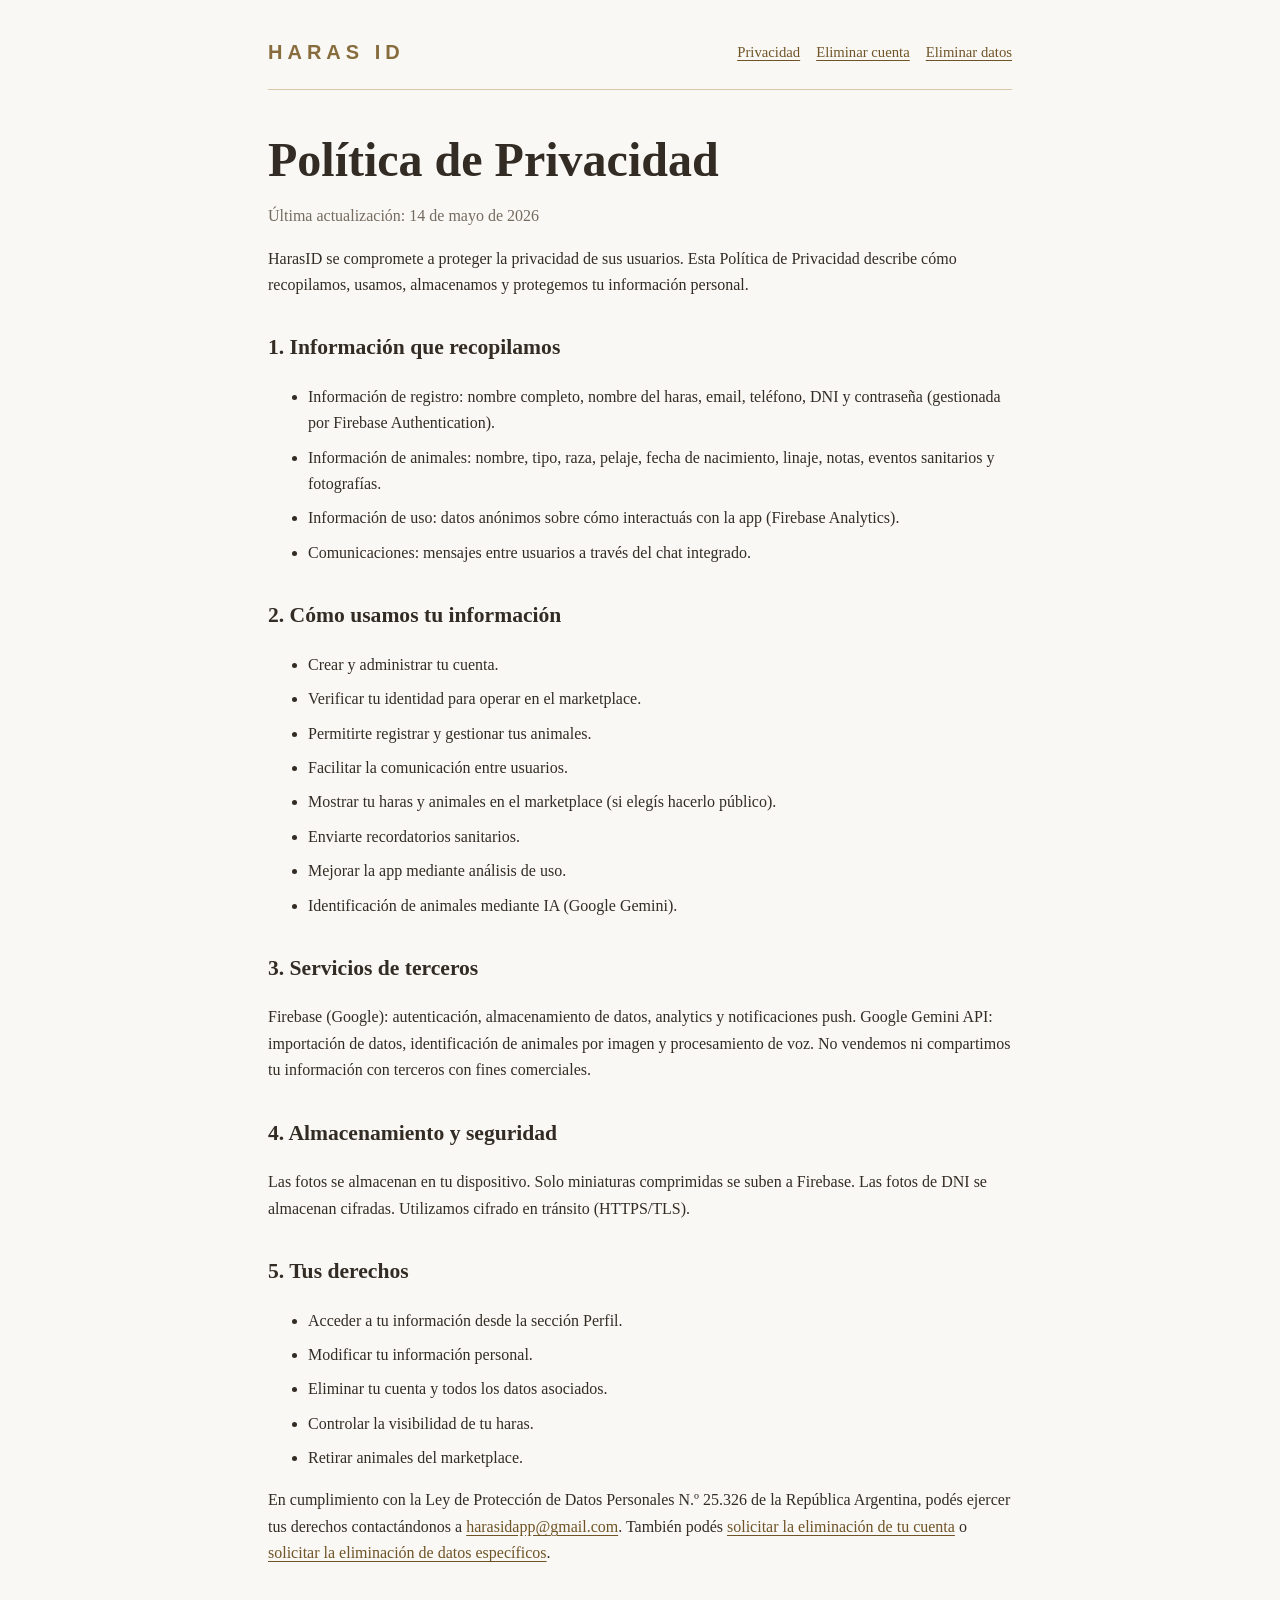
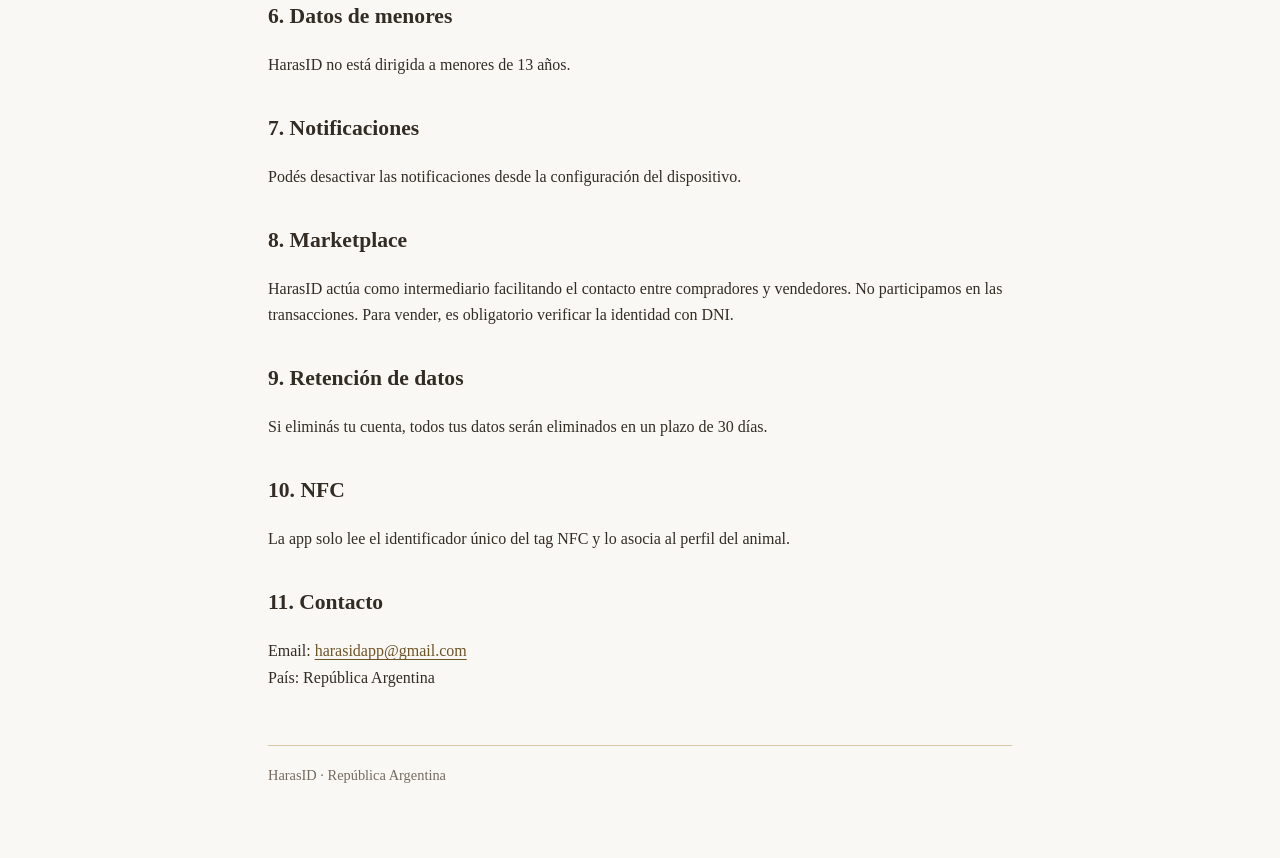
<file: politica-de-privacidad.html>
<!doctype html><html lang="es-AR"><head><meta charset="utf-8"><meta name="viewport" content="width=device-width,initial-scale=1"><title>Política de Privacidad | HarasID</title><link rel="stylesheet" href="styles.css"></head><body><main><header><p class="brand">HARAS ID</p><nav><a href="politica-de-privacidad.html">Privacidad</a><a href="eliminar-cuenta.html">Eliminar cuenta</a><a href="eliminar-datos.html">Eliminar datos</a></nav></header><h1>Política de Privacidad</h1><p class="muted">Última actualización: 14 de mayo de 2026</p><p>HarasID se compromete a proteger la privacidad de sus usuarios. Esta Política de Privacidad describe cómo recopilamos, usamos, almacenamos y protegemos tu información personal.</p><h2>1. Información que recopilamos</h2><ul><li>Información de registro: nombre completo, nombre del haras, email, teléfono, DNI y contraseña (gestionada por Firebase Authentication).</li><li>Información de animales: nombre, tipo, raza, pelaje, fecha de nacimiento, linaje, notas, eventos sanitarios y fotografías.</li><li>Información de uso: datos anónimos sobre cómo interactuás con la app (Firebase Analytics).</li><li>Comunicaciones: mensajes entre usuarios a través del chat integrado.</li></ul><h2>2. Cómo usamos tu información</h2><ul><li>Crear y administrar tu cuenta.</li><li>Verificar tu identidad para operar en el marketplace.</li><li>Permitirte registrar y gestionar tus animales.</li><li>Facilitar la comunicación entre usuarios.</li><li>Mostrar tu haras y animales en el marketplace (si elegís hacerlo público).</li><li>Enviarte recordatorios sanitarios.</li><li>Mejorar la app mediante análisis de uso.</li><li>Identificación de animales mediante IA (Google Gemini).</li></ul><h2>3. Servicios de terceros</h2><p>Firebase (Google): autenticación, almacenamiento de datos, analytics y notificaciones push. Google Gemini API: importación de datos, identificación de animales por imagen y procesamiento de voz. No vendemos ni compartimos tu información con terceros con fines comerciales.</p><h2>4. Almacenamiento y seguridad</h2><p>Las fotos se almacenan en tu dispositivo. Solo miniaturas comprimidas se suben a Firebase. Las fotos de DNI se almacenan cifradas. Utilizamos cifrado en tránsito (HTTPS/TLS).</p><h2>5. Tus derechos</h2><ul><li>Acceder a tu información desde la sección Perfil.</li><li>Modificar tu información personal.</li><li>Eliminar tu cuenta y todos los datos asociados.</li><li>Controlar la visibilidad de tu haras.</li><li>Retirar animales del marketplace.</li></ul><p>En cumplimiento con la Ley de Protección de Datos Personales N.º 25.326 de la República Argentina, podés ejercer tus derechos contactándonos a <a href="mailto:harasidapp@gmail.com">harasidapp@gmail.com</a>. También podés <a href="eliminar-cuenta.html">solicitar la eliminación de tu cuenta</a> o <a href="eliminar-datos.html">solicitar la eliminación de datos específicos</a>.</p><h2>6. Datos de menores</h2><p>HarasID no está dirigida a menores de 13 años.</p><h2>7. Notificaciones</h2><p>Podés desactivar las notificaciones desde la configuración del dispositivo.</p><h2>8. Marketplace</h2><p>HarasID actúa como intermediario facilitando el contacto entre compradores y vendedores. No participamos en las transacciones. Para vender, es obligatorio verificar la identidad con DNI.</p><h2>9. Retención de datos</h2><p>Si eliminás tu cuenta, todos tus datos serán eliminados en un plazo de 30 días.</p><h2>10. NFC</h2><p>La app solo lee el identificador único del tag NFC y lo asocia al perfil del animal.</p><h2>11. Contacto</h2><p>Email: <a href="mailto:harasidapp@gmail.com">harasidapp@gmail.com</a><br>País: República Argentina</p><footer>HarasID · República Argentina</footer></main></body></html>
</file>
<file: styles.css>
:root{font-family:Georgia,'Times New Roman',serif;color:#332c25;background:#faf8f4}*{box-sizing:border-box}body{margin:0}main{max-width:800px;margin:auto;padding:24px 28px 70px;line-height:1.65}header{border-bottom:1px solid #d8c7a7;margin-bottom:42px;padding:12px 0 20px;display:flex;align-items:center;justify-content:space-between;gap:18px;flex-wrap:wrap}.brand{font-family:Arial,sans-serif;font-size:1.25rem;letter-spacing:.25em;color:#876c3d;margin:0;font-weight:600}nav{display:flex;gap:16px;flex-wrap:wrap}nav a{font-size:.92rem}h1{font-size:clamp(2rem,5vw,3rem);line-height:1.15;margin:0 0 16px}h2{font-size:1.35rem;margin-top:32px}a{color:#6f5427;text-underline-offset:3px}li{margin-bottom:8px}.muted{color:#756b60}.button{display:inline-block;background:#6f5427;color:white;padding:12px 18px;border-radius:4px;text-decoration:none}footer{border-top:1px solid #d8c7a7;margin-top:54px;padding-top:18px;font-size:.9rem;color:#756b60}@media(max-width:600px){main{padding:20px 20px 55px}header{margin-bottom:30px}}
</file>
